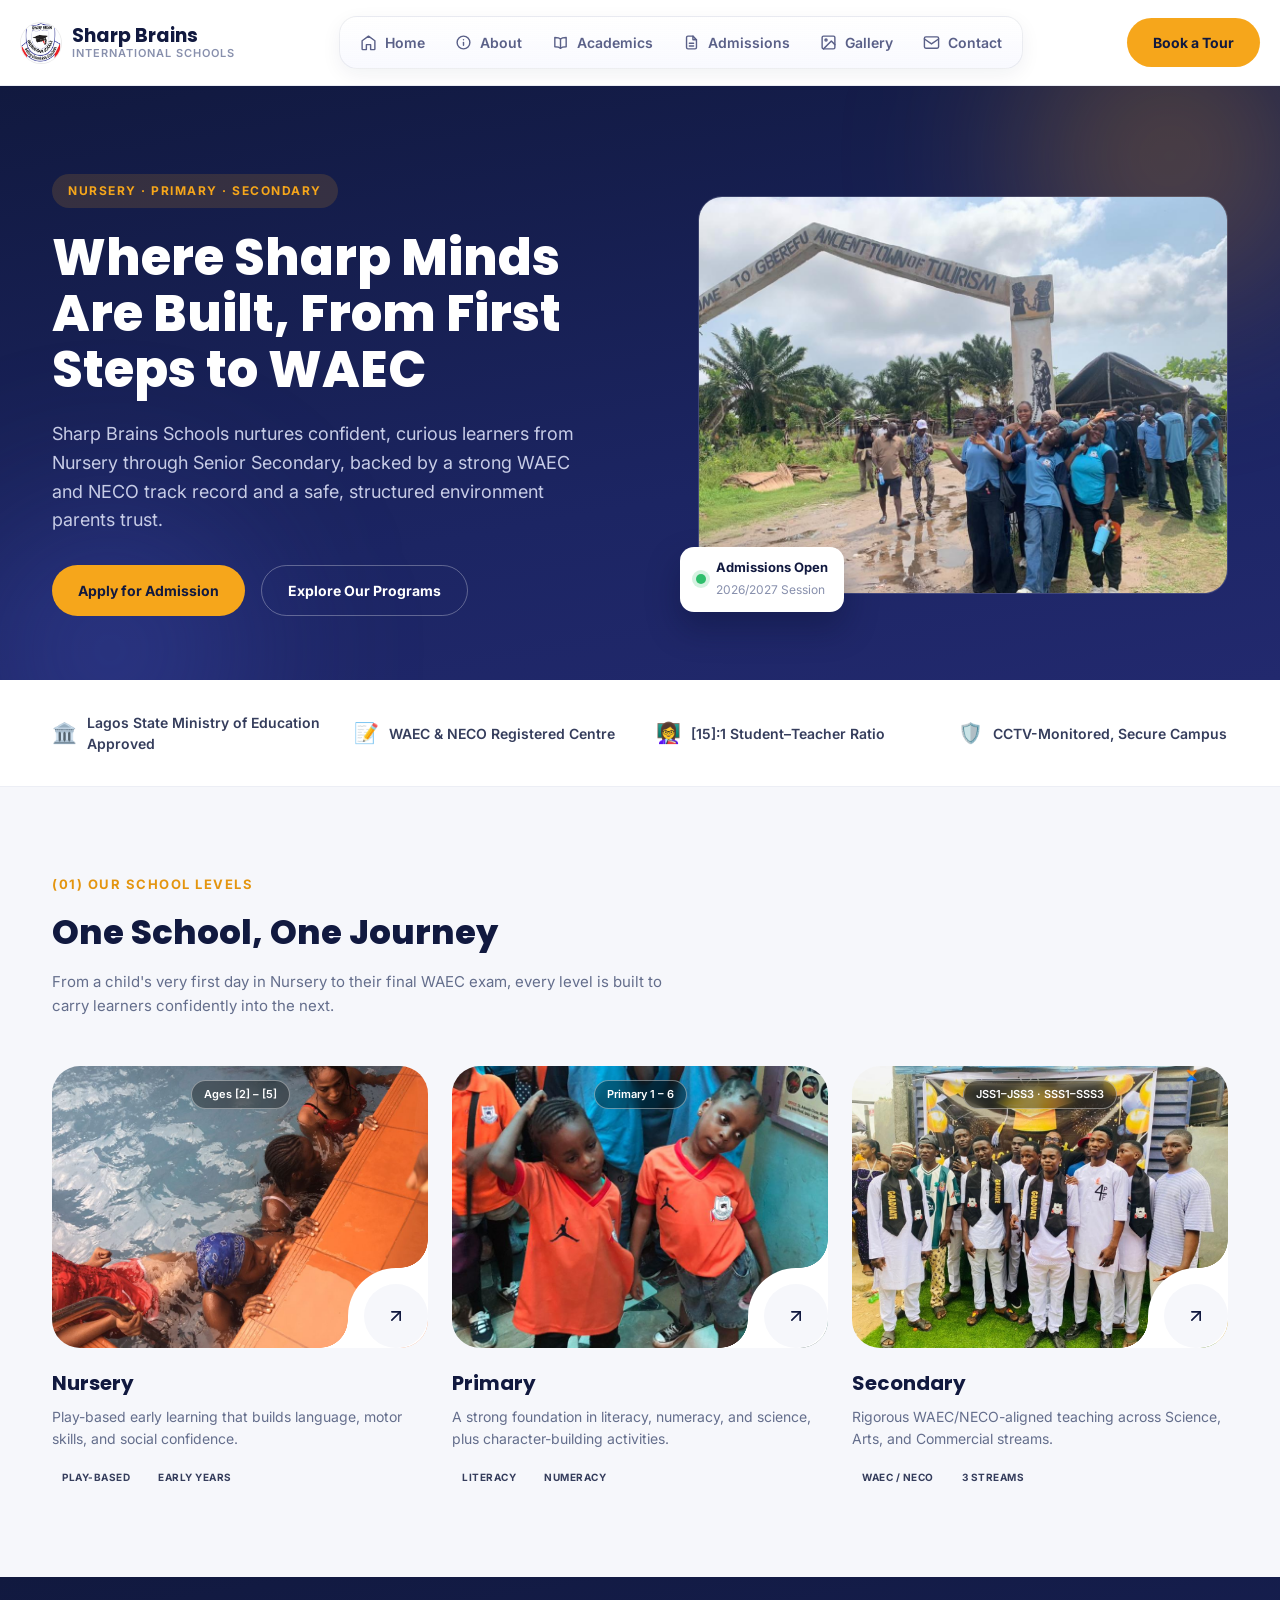
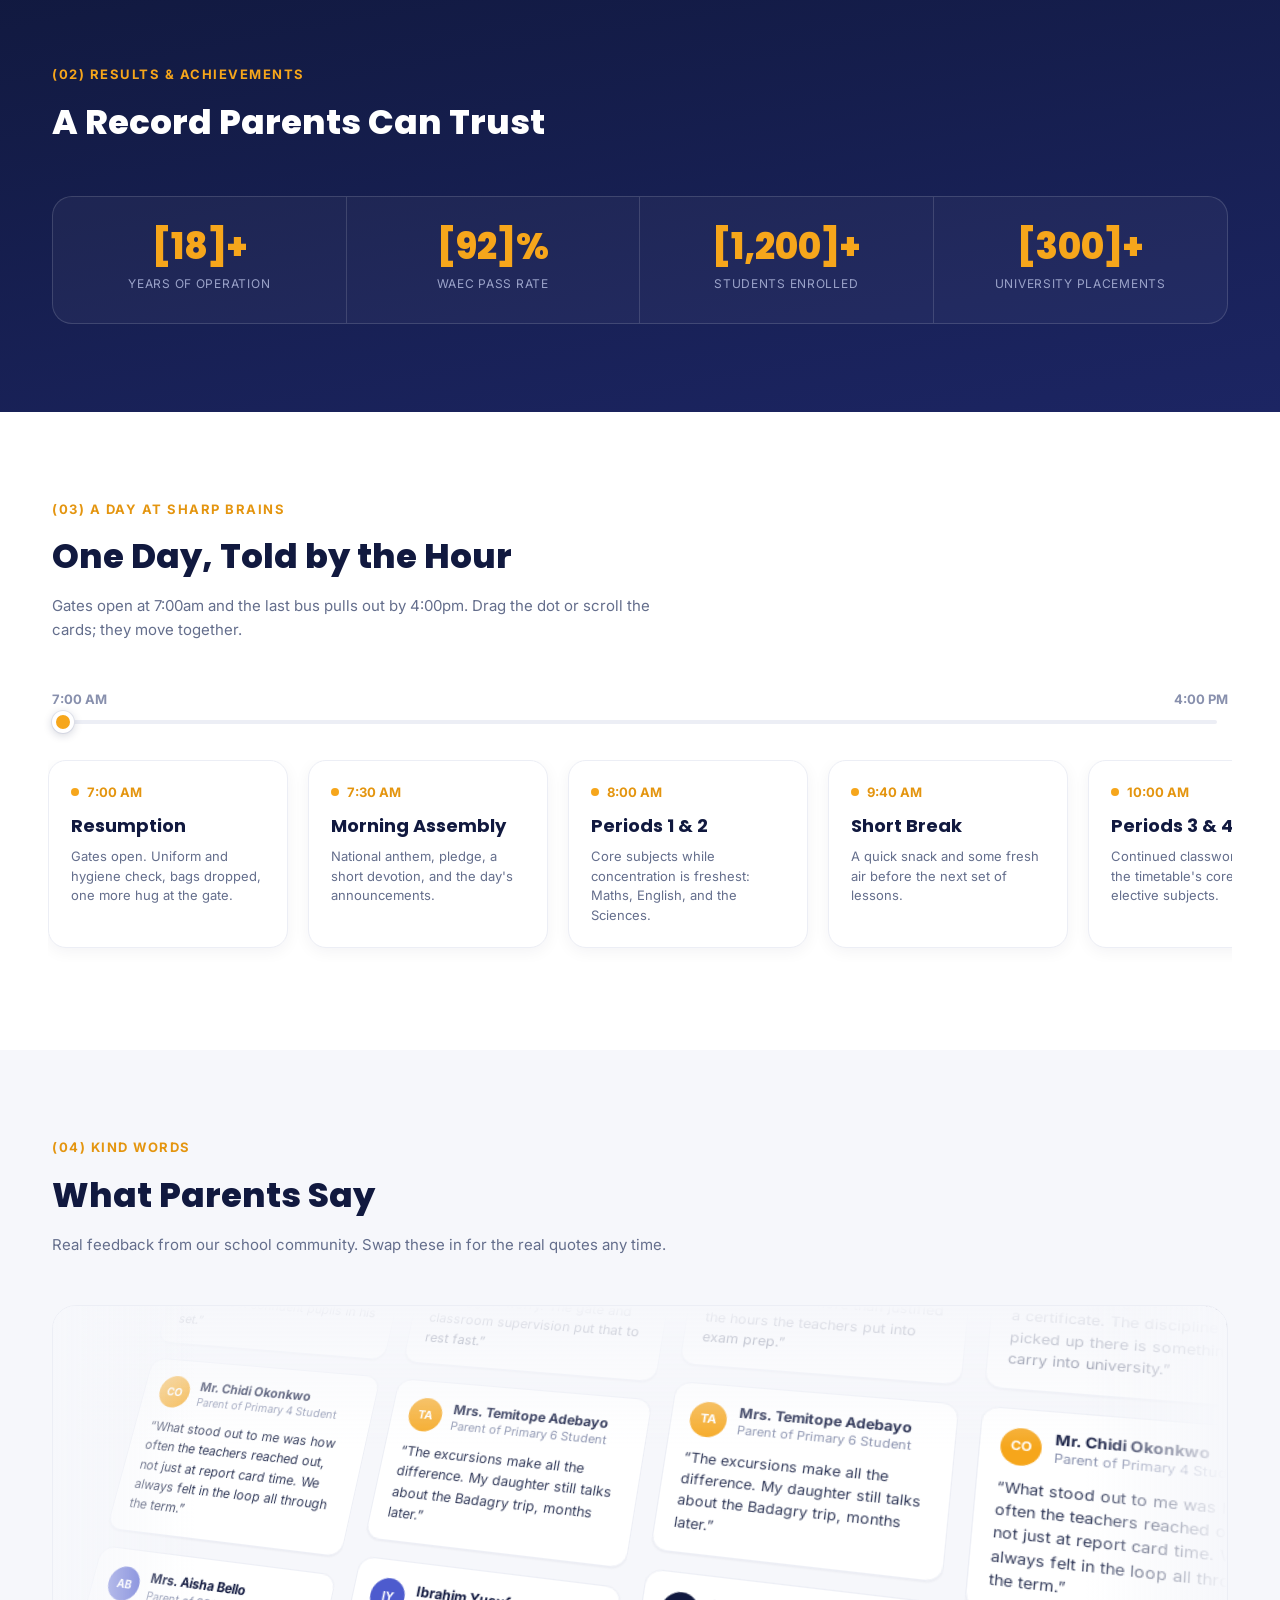
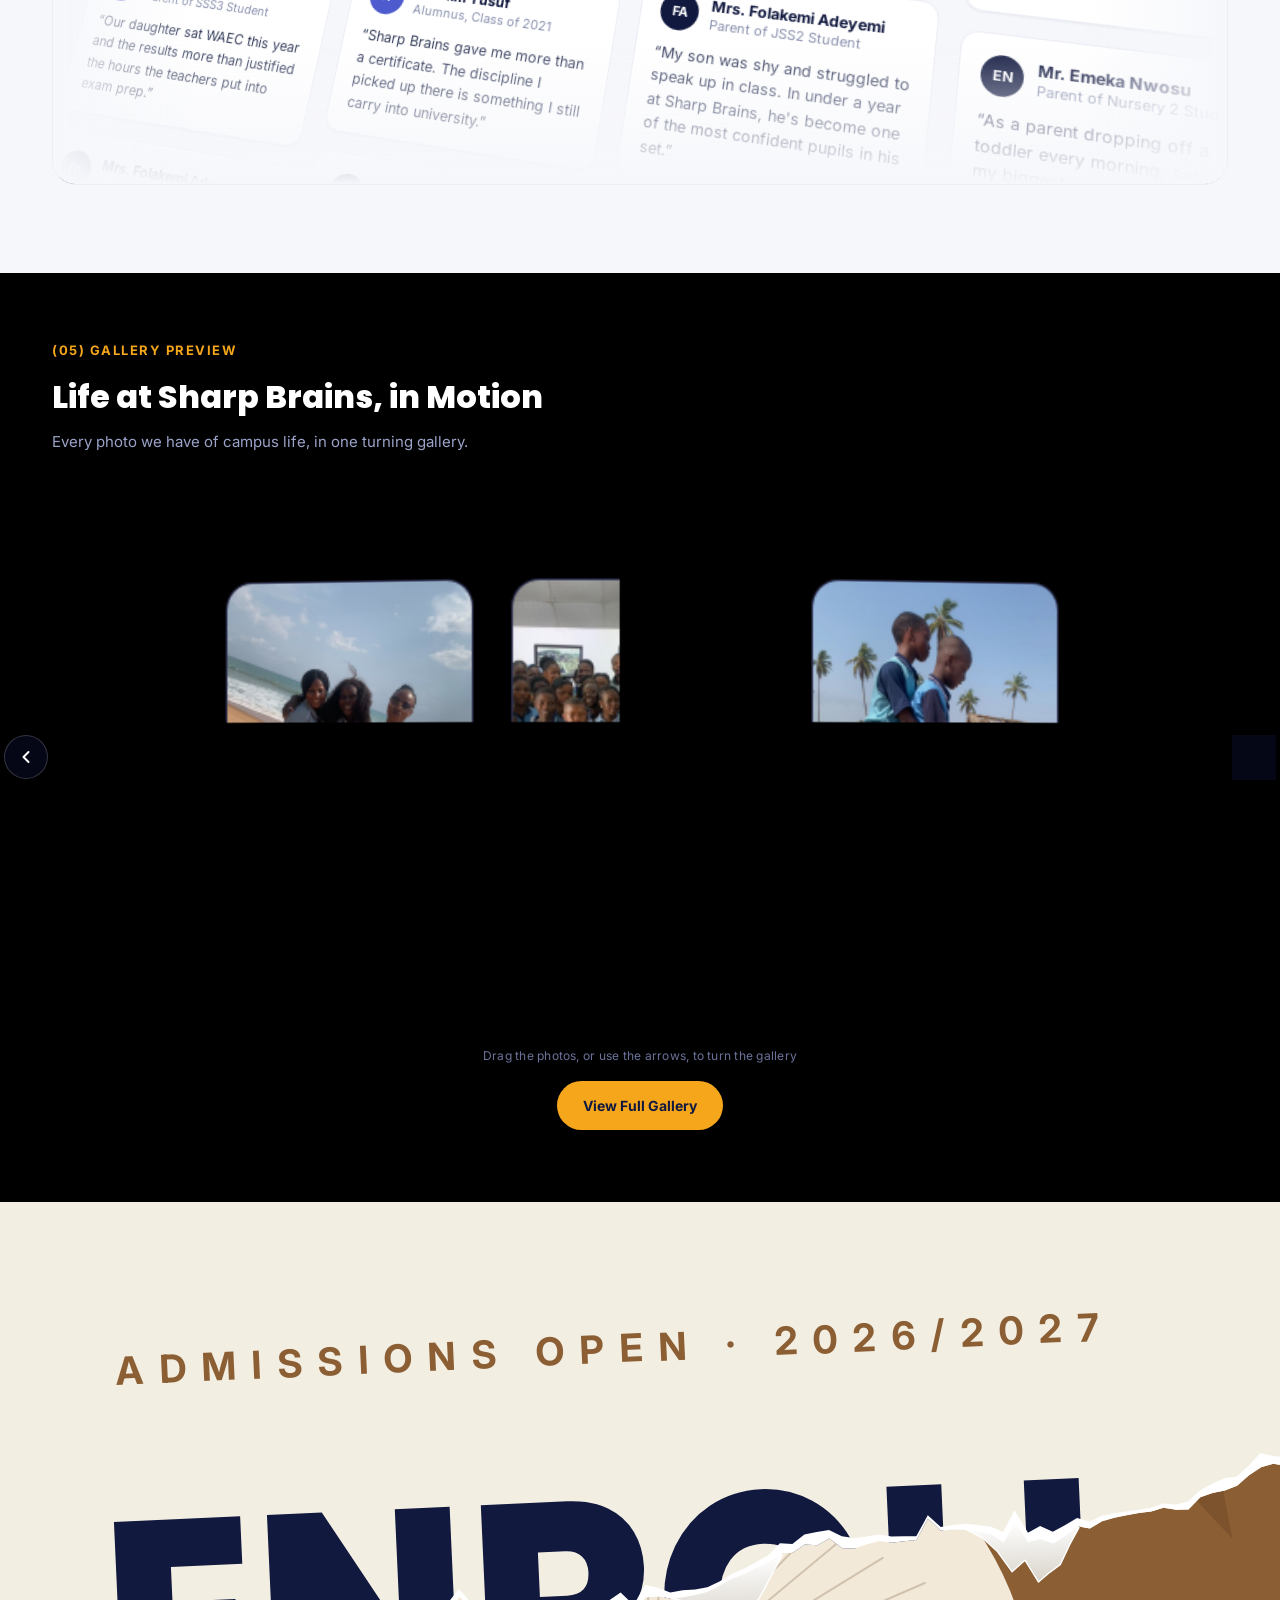
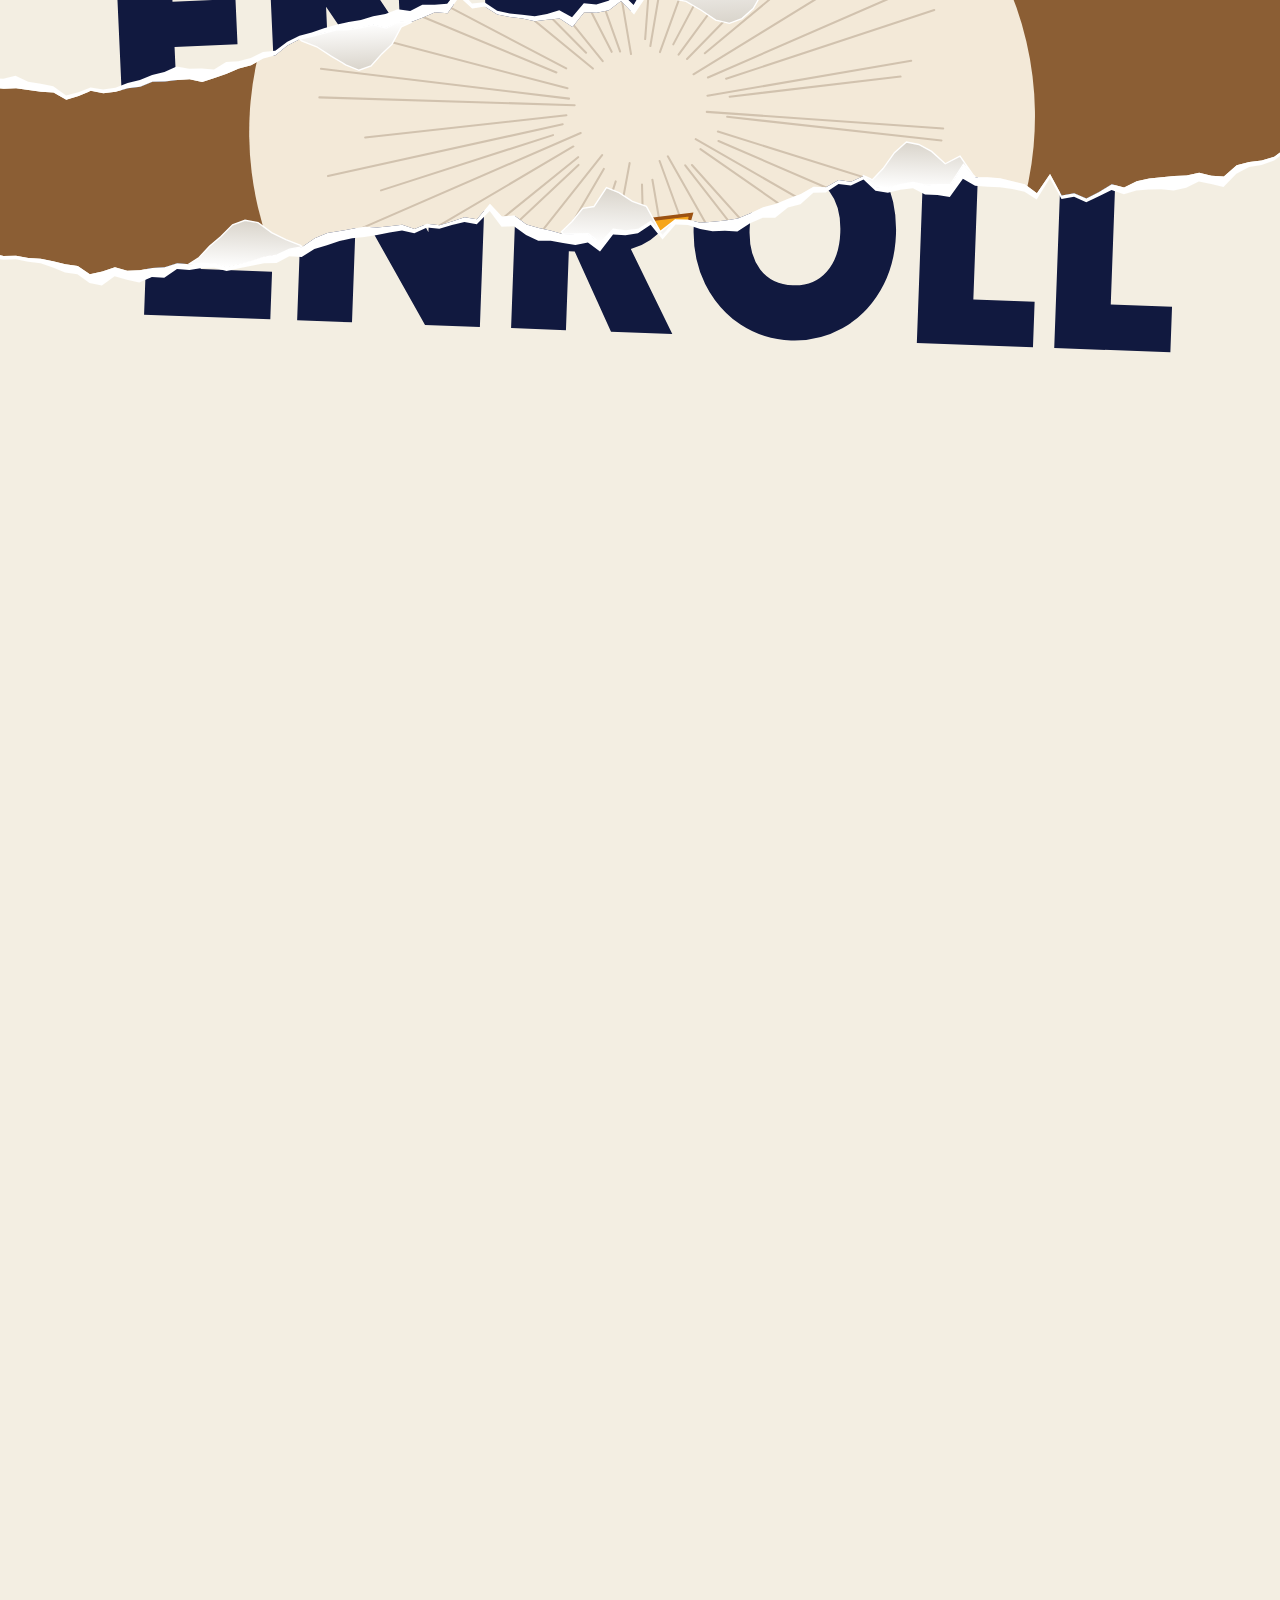
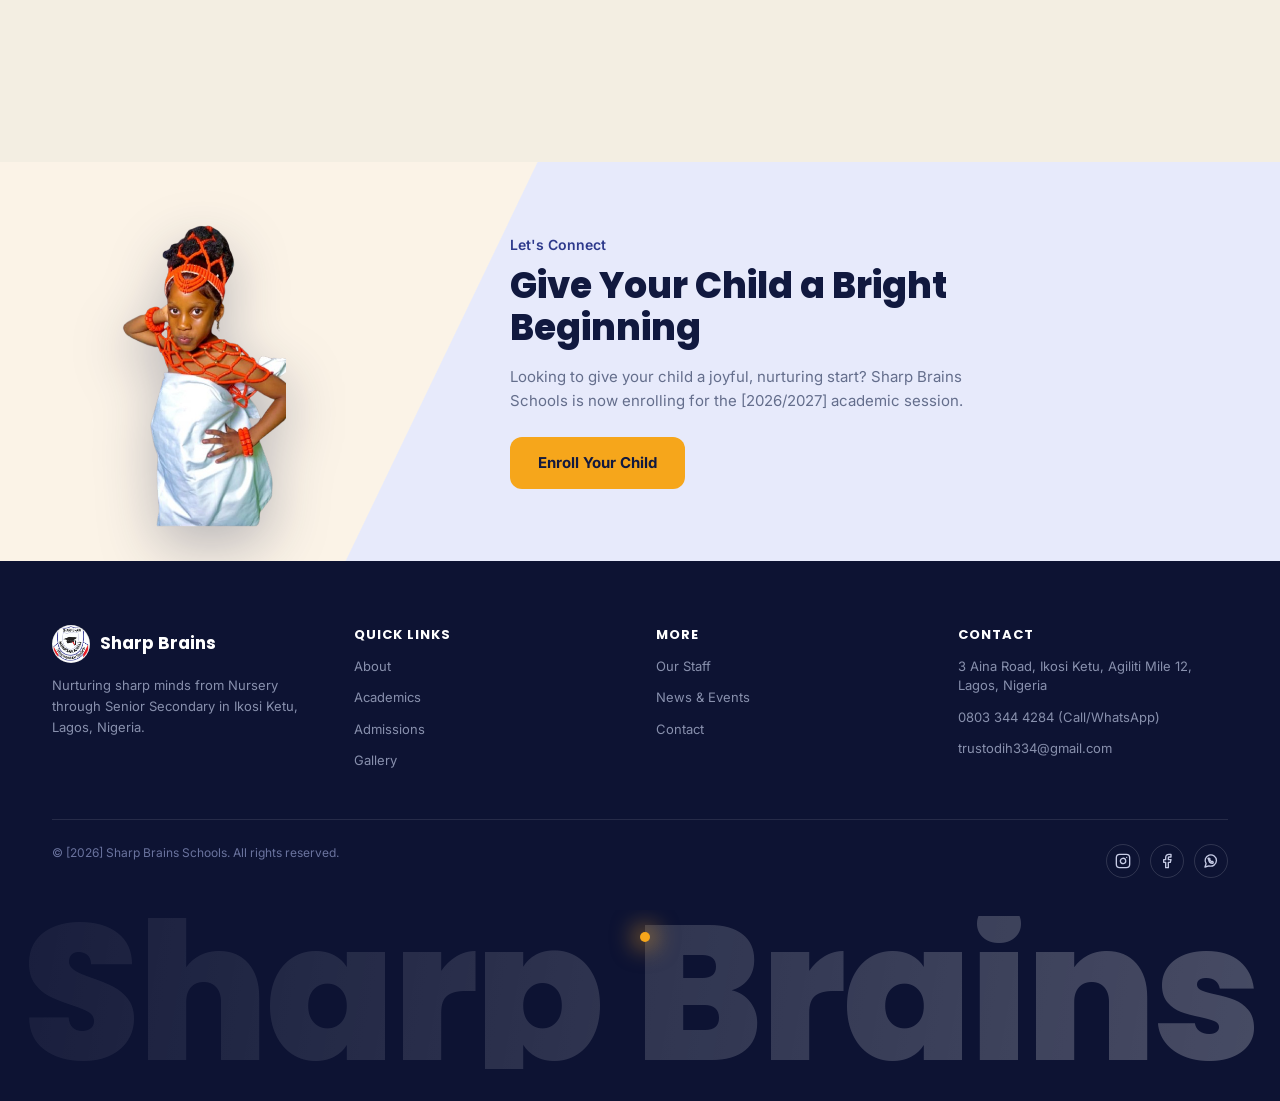
<file: index.html>
<!doctype html>
<html lang="en">
<head>
<meta charset="utf-8">
<meta name="viewport" content="width=device-width, initial-scale=1">
<title>Home | Sharp Brains Schools</title>
<meta name="description" content="Sharp Brains Schools — Nursery, Primary & Secondary education in Nigeria.">
<link rel="preconnect" href="https://fonts.googleapis.com">
<link rel="stylesheet" href="https://fonts.googleapis.com/css2?family=Poppins:wght@600;700;800&family=Inter:wght@400;500;600;700&display=swap">
<link rel="stylesheet" href="assets/styles.css">
</head>
<body>
<header class="site-header">
  <div class="container nav-row">
    <a href="index.html" class="brand">
      <img src="assets/logo.jpg" alt="Sharp Brain International Schools logo" class="brand-mark">
      <div class="brand-text">
        <span class="name">Sharp Brains</span>
        <span class="sub">INTERNATIONAL SCHOOLS</span>
      </div>
    </a>
    <button class="nav-toggle" aria-label="Toggle menu">&#9776;</button>
    <nav class="nav-links glow-nav">
        <a href="index.html" class="glow-link" style="--glow:radial-gradient(circle, #3B82F633 0%, #3B82F614 50%, transparent 100%);--accent:#3B82F6;"><svg class="nav-icon" viewBox="0 0 24 24" fill="none" stroke="currentColor" stroke-width="2" stroke-linecap="round" stroke-linejoin="round"><path d="M3 9.5 12 3l9 6.5V21a1 1 0 0 1-1 1h-5v-7H9v7H4a1 1 0 0 1-1-1V9.5Z"/></svg><span>Home</span></a>
        <a href="about.html" class="glow-link" style="--glow:radial-gradient(circle, #F9731633 0%, #F9731614 50%, transparent 100%);--accent:#F97316;"><svg class="nav-icon" viewBox="0 0 24 24" fill="none" stroke="currentColor" stroke-width="2" stroke-linecap="round" stroke-linejoin="round"><circle cx="12" cy="12" r="9"/><path d="M12 16v-4"/><path d="M12 8h.01"/></svg><span>About</span></a>
        <a href="academics.html" class="glow-link" style="--glow:radial-gradient(circle, #22C55E33 0%, #22C55E14 50%, transparent 100%);--accent:#22C55E;"><svg class="nav-icon" viewBox="0 0 24 24" fill="none" stroke="currentColor" stroke-width="2" stroke-linecap="round" stroke-linejoin="round"><path d="M12 7c-2-2-5-2-8-2v13c3 0 6 0 8 2 2-2 5-2 8-2V5c-3 0-6 0-8 2Z"/><path d="M12 7v13"/></svg><span>Academics</span></a>
        <a href="admissions.html" class="glow-link" style="--glow:radial-gradient(circle, #EF444433 0%, #EF444414 50%, transparent 100%);--accent:#EF4444;"><svg class="nav-icon" viewBox="0 0 24 24" fill="none" stroke="currentColor" stroke-width="2" stroke-linecap="round" stroke-linejoin="round"><path d="M14 3H7a2 2 0 0 0-2 2v14a2 2 0 0 0 2 2h10a2 2 0 0 0 2-2V8l-5-5Z"/><path d="M14 3v5h5"/><path d="M9 13h6"/><path d="M9 17h6"/></svg><span>Admissions</span></a>
        <a href="gallery.html" class="glow-link" style="--glow:radial-gradient(circle, #8B5CF633 0%, #8B5CF614 50%, transparent 100%);--accent:#8B5CF6;"><svg class="nav-icon" viewBox="0 0 24 24" fill="none" stroke="currentColor" stroke-width="2" stroke-linecap="round" stroke-linejoin="round"><rect x="3" y="3" width="18" height="18" rx="2"/><circle cx="8.5" cy="8.5" r="1.5"/><path d="m21 15-5-5L5 21"/></svg><span>Gallery</span></a>
        <a href="contact.html" class="glow-link" style="--glow:radial-gradient(circle, #06B6D433 0%, #06B6D414 50%, transparent 100%);--accent:#06B6D4;"><svg class="nav-icon" viewBox="0 0 24 24" fill="none" stroke="currentColor" stroke-width="2" stroke-linecap="round" stroke-linejoin="round"><rect x="2" y="4" width="20" height="16" rx="2"/><path d="m2 7 10 7 10-7"/></svg><span>Contact</span></a>
    </nav>
    <a href="admissions.html" class="btn btn-amber">Book a Tour</a>
  </div>
</header>

<section class="hero">
  <div class="hero-aura hero-aura-a"></div>
  <div class="hero-aura hero-aura-b"></div>
  <div class="container hero-flex">
    <div class="hero-copy">
      <span class="eyebrow hero-in" style="--d:0s">NURSERY &middot; PRIMARY &middot; SECONDARY</span>
      <h1 class="hero-in" style="--d:0.08s;font-size:50px;font-weight:800;line-height:1.12;color:#fff;">Where Sharp Minds Are Built, From First Steps to WAEC</h1>
      <p class="hero-in" style="--d:0.16s;font-size:18px;line-height:1.6;color:#C7CCE6;max-width:540px;">Sharp Brains Schools nurtures confident, curious learners from Nursery through Senior Secondary, backed by a strong WAEC and NECO track record and a safe, structured environment parents trust.</p>
      <div class="hero-in" style="--d:0.24s;display:flex;gap:16px;flex-wrap:wrap;padding-top:8px;">
        <a href="admissions.html" class="btn btn-amber">Apply for Admission</a>
        <a href="academics.html" class="btn btn-outline-light">Explore Our Programs</a>
      </div>
    </div>
    <div class="hero-art hero-fade-in" style="--d:0.2s;" data-tilt data-tilt-max="8">
      <img src="assets/gallery/trip-03-badagry-gate.jpg" alt="Sharp Brains students on an educational excursion" style="width:100%;aspect-ratio:4/3;object-fit:cover;border-radius:24px;border:1px solid rgba(255,255,255,0.15);">
      <div class="hero-badge">
        <span class="hero-badge-dot"></span>
        <div>
          <strong>Admissions Open</strong>
          <span>2026/2027 Session</span>
        </div>
      </div>
    </div>
  </div>
</section>

<section style="background:#fff;border-bottom:1px solid var(--border);">
  <div class="container" style="padding:32px;display:flex;flex-wrap:wrap;gap:32px;justify-content:space-between;">
    <div style="display:flex;align-items:center;gap:10px;flex:1 1 200px;"><span style="font-size:20px;">&#127963;&#65039;</span><span style="font-weight:600;font-size:14px;color:#353D5C;">Lagos State Ministry of Education Approved</span></div>
    <div style="display:flex;align-items:center;gap:10px;flex:1 1 200px;"><span style="font-size:20px;">&#128221;</span><span style="font-weight:600;font-size:14px;color:#353D5C;">WAEC &amp; NECO Registered Centre</span></div>
    <div style="display:flex;align-items:center;gap:10px;flex:1 1 200px;"><span style="font-size:20px;">&#128105;&#8205;&#127979;</span><span style="font-weight:600;font-size:14px;color:#353D5C;">[15]:1 Student&ndash;Teacher Ratio</span></div>
    <div style="display:flex;align-items:center;gap:10px;flex:1 1 200px;"><span style="font-size:20px;">&#128737;&#65039;</span><span style="font-weight:600;font-size:14px;color:#353D5C;">CCTV-Monitored, Secure Campus</span></div>
  </div>
</section>

<section class="section section-alt">
  <div class="container">
    <div class="section-head">
      <span class="eyebrow-dark">(01) OUR SCHOOL LEVELS</span>
      <h2>One School, One Journey</h2>
      <p class="muted">From a child's very first day in Nursery to their final WAEC exam, every level is built to carry learners confidently into the next.</p>
    </div>
    <div class="grid grid-3">
      <a href="academics.html" class="notch-card" data-tilt>
        <div class="notch-cover">
          <img src="assets/gallery/sports-01-pool.jpg" alt="Sharp Brains Nursery pupils at play">
          <div class="notch-badge"><span>Ages [2] &ndash; [5]</span></div>
          <div class="notch-cut"></div>
          <div class="notch-fillet a"></div>
          <div class="notch-fillet b"></div>
          <span class="notch-arrow"><svg class="nav-icon" viewBox="0 0 24 24" fill="none" stroke="currentColor" stroke-width="2" stroke-linecap="round" stroke-linejoin="round"><path d="M7 17 17 7"/><path d="M7 7h10v10"/></svg></span>
        </div>
        <h3>Nursery</h3>
        <p class="muted notch-desc">Play-based early learning that builds language, motor skills, and social confidence.</p>
        <div class="notch-tags"><span class="notch-tag">Play-Based</span><span class="notch-tag">Early Years</span></div>
      </a>
      <a href="academics.html" class="notch-card" data-tilt>
        <div class="notch-cover">
          <img src="assets/gallery/trip-07-indoor-group.jpg" alt="Sharp Brains Primary pupils on an excursion">
          <div class="notch-badge"><span>Primary 1 &ndash; 6</span></div>
          <div class="notch-cut"></div>
          <div class="notch-fillet a"></div>
          <div class="notch-fillet b"></div>
          <span class="notch-arrow"><svg class="nav-icon" viewBox="0 0 24 24" fill="none" stroke="currentColor" stroke-width="2" stroke-linecap="round" stroke-linejoin="round"><path d="M7 17 17 7"/><path d="M7 7h10v10"/></svg></span>
        </div>
        <h3>Primary</h3>
        <p class="muted notch-desc">A strong foundation in literacy, numeracy, and science, plus character-building activities.</p>
        <div class="notch-tags"><span class="notch-tag">Literacy</span><span class="notch-tag">Numeracy</span></div>
      </a>
      <a href="academics.html" class="notch-card" data-tilt>
        <div class="notch-cover">
          <img src="assets/gallery/grad-03-boys-group.jpg" alt="Sharp Brains Secondary students">
          <div class="notch-badge"><span>JSS1&ndash;JSS3 &middot; SSS1&ndash;SSS3</span></div>
          <div class="notch-cut"></div>
          <div class="notch-fillet a"></div>
          <div class="notch-fillet b"></div>
          <span class="notch-arrow"><svg class="nav-icon" viewBox="0 0 24 24" fill="none" stroke="currentColor" stroke-width="2" stroke-linecap="round" stroke-linejoin="round"><path d="M7 17 17 7"/><path d="M7 7h10v10"/></svg></span>
        </div>
        <h3>Secondary</h3>
        <p class="muted notch-desc">Rigorous WAEC/NECO-aligned teaching across Science, Arts, and Commercial streams.</p>
        <div class="notch-tags"><span class="notch-tag">WAEC / NECO</span><span class="notch-tag">3 Streams</span></div>
      </a>
    </div>
  </div>
</section>

<section class="section section-dark">
  <div class="container">
    <div class="section-head">
      <span class="eyebrow-dark" style="color:var(--amber);">(02) RESULTS &amp; ACHIEVEMENTS</span>
      <h2>A Record Parents Can Trust</h2>
    </div>
    <div class="stat-band">
      <div class="stat-band-item"><span class="num">[18]+</span><span class="label">Years of Operation</span></div>
      <div class="stat-band-item"><span class="num">[92]%</span><span class="label">WAEC Pass Rate</span></div>
      <div class="stat-band-item"><span class="num">[1,200]+</span><span class="label">Students Enrolled</span></div>
      <div class="stat-band-item"><span class="num">[300]+</span><span class="label">University Placements</span></div>
    </div>
  </div>
</section>

<section class="section day-section">
  <div class="container">
    <div class="section-head">
      <span class="eyebrow-dark">(03) A DAY AT SHARP BRAINS</span>
      <h2>One Day, Told by the Hour</h2>
      <p class="muted">Gates open at 7:00am and the last bus pulls out by 4:00pm. Drag the dot or scroll the cards; they move together.</p>
    </div>
    <div class="day-timeline">
      <div class="day-timeline-labels"><span>7:00 AM</span><span>4:00 PM</span></div>
      <div class="day-track">
        <div class="day-track-fill"></div>
        <div class="day-scrubber"></div>
      </div>
      <div class="day-cards">
        <div class="day-card">
          <span class="day-card-time"><span class="dot"></span>7:00 AM</span>
          <h3>Resumption</h3>
          <p>Gates open. Uniform and hygiene check, bags dropped, one more hug at the gate.</p>
        </div>
        <div class="day-card">
          <span class="day-card-time"><span class="dot"></span>7:30 AM</span>
          <h3>Morning Assembly</h3>
          <p>National anthem, pledge, a short devotion, and the day's announcements.</p>
        </div>
        <div class="day-card">
          <span class="day-card-time"><span class="dot"></span>8:00 AM</span>
          <h3>Periods 1 &amp; 2</h3>
          <p>Core subjects while concentration is freshest: Maths, English, and the Sciences.</p>
        </div>
        <div class="day-card">
          <span class="day-card-time"><span class="dot"></span>9:40 AM</span>
          <h3>Short Break</h3>
          <p>A quick snack and some fresh air before the next set of lessons.</p>
        </div>
        <div class="day-card">
          <span class="day-card-time"><span class="dot"></span>10:00 AM</span>
          <h3>Periods 3 &amp; 4</h3>
          <p>Continued classwork across the timetable's core and elective subjects.</p>
        </div>
        <div class="day-card">
          <span class="day-card-time"><span class="dot"></span>12:00 PM</span>
          <h3>Lunch Break</h3>
          <p>A proper meal, then free play and catching up with friends in the yard.</p>
        </div>
        <div class="day-card">
          <span class="day-card-time"><span class="dot"></span>12:40 PM</span>
          <h3>Periods 5 &amp; 6</h3>
          <p>Afternoon lessons, practicals, and class exercises.</p>
        </div>
        <div class="day-card">
          <span class="day-card-time"><span class="dot"></span>2:00 PM</span>
          <h3>Clubs &amp; Activities</h3>
          <p>Sports, clubs, music, and other extracurricular activities.</p>
        </div>
        <div class="day-card">
          <span class="day-card-time"><span class="dot"></span>2:45 PM</span>
          <h3>Closing Assembly</h3>
          <p>A recap of the day, homework noted down, dismissal by class level.</p>
        </div>
        <div class="day-card">
          <span class="day-card-time"><span class="dot"></span>3:00 PM</span>
          <h3>Closing &amp; Pick-up</h3>
          <p>Buses load up, gates open for pick-up, with aftercare available on request.</p>
        </div>
      </div>
    </div>
  </div>
</section>

<section class="section section-alt">
  <div class="container">
    <div class="section-head">
      <span class="eyebrow-dark">(04) KIND WORDS</span>
      <h2>What Parents Say</h2>
      <p class="muted">Real feedback from our school community. Swap these in for the real quotes any time.</p>
    </div>
  </div>
  <div class="container">
    <div class="testi-3d-wrap">
      <div class="testi-3d-stage">
        <div class="testi-3d-col">
      <div class="testi-3d-track testi-3d-up" style="animation-duration:26s;">
        <div class="testi-mini-card">
          <div class="testi-mini-head">
            <span class="testi-mini-avatar" style="background:var(--navy);">FA</span>
            <div><p class="testi-mini-name">Mrs. Folakemi Adeyemi</p><p class="testi-mini-role">Parent of JSS2 Student</p></div>
          </div>
          <p class="testi-mini-text">&ldquo;My son was shy and struggled to speak up in class. In under a year at Sharp Brains, he's become one of the most confident pupils in his set.&rdquo;</p>
        </div>
        <div class="testi-mini-card">
          <div class="testi-mini-head">
            <span class="testi-mini-avatar" style="background:var(--amber);">CO</span>
            <div><p class="testi-mini-name">Mr. Chidi Okonkwo</p><p class="testi-mini-role">Parent of Primary 4 Student</p></div>
          </div>
          <p class="testi-mini-text">&ldquo;What stood out to me was how often the teachers reached out, not just at report card time. We always felt in the loop all through the term.&rdquo;</p>
        </div>
        <div class="testi-mini-card">
          <div class="testi-mini-head">
            <span class="testi-mini-avatar" style="background:#4D5BCE;">AB</span>
            <div><p class="testi-mini-name">Mrs. Aisha Bello</p><p class="testi-mini-role">Parent of SSS3 Student</p></div>
          </div>
          <p class="testi-mini-text">&ldquo;Our daughter sat WAEC this year and the results more than justified the hours the teachers put into exam prep.&rdquo;</p>
        </div>
        <div class="testi-mini-card">
          <div class="testi-mini-head">
            <span class="testi-mini-avatar" style="background:var(--navy);">FA</span>
            <div><p class="testi-mini-name">Mrs. Folakemi Adeyemi</p><p class="testi-mini-role">Parent of JSS2 Student</p></div>
          </div>
          <p class="testi-mini-text">&ldquo;My son was shy and struggled to speak up in class. In under a year at Sharp Brains, he's become one of the most confident pupils in his set.&rdquo;</p>
        </div>
        <div class="testi-mini-card">
          <div class="testi-mini-head">
            <span class="testi-mini-avatar" style="background:var(--amber);">CO</span>
            <div><p class="testi-mini-name">Mr. Chidi Okonkwo</p><p class="testi-mini-role">Parent of Primary 4 Student</p></div>
          </div>
          <p class="testi-mini-text">&ldquo;What stood out to me was how often the teachers reached out, not just at report card time. We always felt in the loop all through the term.&rdquo;</p>
        </div>
        <div class="testi-mini-card">
          <div class="testi-mini-head">
            <span class="testi-mini-avatar" style="background:#4D5BCE;">AB</span>
            <div><p class="testi-mini-name">Mrs. Aisha Bello</p><p class="testi-mini-role">Parent of SSS3 Student</p></div>
          </div>
          <p class="testi-mini-text">&ldquo;Our daughter sat WAEC this year and the results more than justified the hours the teachers put into exam prep.&rdquo;</p>
        </div>
      </div>
    </div>
        <div class="testi-3d-col">
      <div class="testi-3d-track testi-3d-down" style="animation-duration:30s;">
        <div class="testi-mini-card">
          <div class="testi-mini-head">
            <span class="testi-mini-avatar" style="background:var(--navy);">EN</span>
            <div><p class="testi-mini-name">Mr. Emeka Nwosu</p><p class="testi-mini-role">Parent of Nursery 2 Student</p></div>
          </div>
          <p class="testi-mini-text">&ldquo;As a parent dropping off a toddler every morning, safety was my biggest worry. The gate and classroom supervision put that to rest fast.&rdquo;</p>
        </div>
        <div class="testi-mini-card">
          <div class="testi-mini-head">
            <span class="testi-mini-avatar" style="background:var(--amber);">TA</span>
            <div><p class="testi-mini-name">Mrs. Temitope Adebayo</p><p class="testi-mini-role">Parent of Primary 6 Student</p></div>
          </div>
          <p class="testi-mini-text">&ldquo;The excursions make all the difference. My daughter still talks about the Badagry trip, months later.&rdquo;</p>
        </div>
        <div class="testi-mini-card">
          <div class="testi-mini-head">
            <span class="testi-mini-avatar" style="background:#4D5BCE;">IY</span>
            <div><p class="testi-mini-name">Ibrahim Yusuf</p><p class="testi-mini-role">Alumnus, Class of 2021</p></div>
          </div>
          <p class="testi-mini-text">&ldquo;Sharp Brains gave me more than a certificate. The discipline I picked up there is something I still carry into university.&rdquo;</p>
        </div>
        <div class="testi-mini-card">
          <div class="testi-mini-head">
            <span class="testi-mini-avatar" style="background:var(--navy);">EN</span>
            <div><p class="testi-mini-name">Mr. Emeka Nwosu</p><p class="testi-mini-role">Parent of Nursery 2 Student</p></div>
          </div>
          <p class="testi-mini-text">&ldquo;As a parent dropping off a toddler every morning, safety was my biggest worry. The gate and classroom supervision put that to rest fast.&rdquo;</p>
        </div>
        <div class="testi-mini-card">
          <div class="testi-mini-head">
            <span class="testi-mini-avatar" style="background:var(--amber);">TA</span>
            <div><p class="testi-mini-name">Mrs. Temitope Adebayo</p><p class="testi-mini-role">Parent of Primary 6 Student</p></div>
          </div>
          <p class="testi-mini-text">&ldquo;The excursions make all the difference. My daughter still talks about the Badagry trip, months later.&rdquo;</p>
        </div>
        <div class="testi-mini-card">
          <div class="testi-mini-head">
            <span class="testi-mini-avatar" style="background:#4D5BCE;">IY</span>
            <div><p class="testi-mini-name">Ibrahim Yusuf</p><p class="testi-mini-role">Alumnus, Class of 2021</p></div>
          </div>
          <p class="testi-mini-text">&ldquo;Sharp Brains gave me more than a certificate. The discipline I picked up there is something I still carry into university.&rdquo;</p>
        </div>
      </div>
    </div>
        <div class="testi-3d-col">
      <div class="testi-3d-track testi-3d-up" style="animation-duration:23s;">
        <div class="testi-mini-card">
          <div class="testi-mini-head">
            <span class="testi-mini-avatar" style="background:#4D5BCE;">AB</span>
            <div><p class="testi-mini-name">Mrs. Aisha Bello</p><p class="testi-mini-role">Parent of SSS3 Student</p></div>
          </div>
          <p class="testi-mini-text">&ldquo;Our daughter sat WAEC this year and the results more than justified the hours the teachers put into exam prep.&rdquo;</p>
        </div>
        <div class="testi-mini-card">
          <div class="testi-mini-head">
            <span class="testi-mini-avatar" style="background:var(--amber);">TA</span>
            <div><p class="testi-mini-name">Mrs. Temitope Adebayo</p><p class="testi-mini-role">Parent of Primary 6 Student</p></div>
          </div>
          <p class="testi-mini-text">&ldquo;The excursions make all the difference. My daughter still talks about the Badagry trip, months later.&rdquo;</p>
        </div>
        <div class="testi-mini-card">
          <div class="testi-mini-head">
            <span class="testi-mini-avatar" style="background:var(--navy);">FA</span>
            <div><p class="testi-mini-name">Mrs. Folakemi Adeyemi</p><p class="testi-mini-role">Parent of JSS2 Student</p></div>
          </div>
          <p class="testi-mini-text">&ldquo;My son was shy and struggled to speak up in class. In under a year at Sharp Brains, he's become one of the most confident pupils in his set.&rdquo;</p>
        </div>
        <div class="testi-mini-card">
          <div class="testi-mini-head">
            <span class="testi-mini-avatar" style="background:#4D5BCE;">AB</span>
            <div><p class="testi-mini-name">Mrs. Aisha Bello</p><p class="testi-mini-role">Parent of SSS3 Student</p></div>
          </div>
          <p class="testi-mini-text">&ldquo;Our daughter sat WAEC this year and the results more than justified the hours the teachers put into exam prep.&rdquo;</p>
        </div>
        <div class="testi-mini-card">
          <div class="testi-mini-head">
            <span class="testi-mini-avatar" style="background:var(--amber);">TA</span>
            <div><p class="testi-mini-name">Mrs. Temitope Adebayo</p><p class="testi-mini-role">Parent of Primary 6 Student</p></div>
          </div>
          <p class="testi-mini-text">&ldquo;The excursions make all the difference. My daughter still talks about the Badagry trip, months later.&rdquo;</p>
        </div>
        <div class="testi-mini-card">
          <div class="testi-mini-head">
            <span class="testi-mini-avatar" style="background:var(--navy);">FA</span>
            <div><p class="testi-mini-name">Mrs. Folakemi Adeyemi</p><p class="testi-mini-role">Parent of JSS2 Student</p></div>
          </div>
          <p class="testi-mini-text">&ldquo;My son was shy and struggled to speak up in class. In under a year at Sharp Brains, he's become one of the most confident pupils in his set.&rdquo;</p>
        </div>
      </div>
    </div>
        <div class="testi-3d-col">
      <div class="testi-3d-track testi-3d-down" style="animation-duration:28s;">
        <div class="testi-mini-card">
          <div class="testi-mini-head">
            <span class="testi-mini-avatar" style="background:#4D5BCE;">IY</span>
            <div><p class="testi-mini-name">Ibrahim Yusuf</p><p class="testi-mini-role">Alumnus, Class of 2021</p></div>
          </div>
          <p class="testi-mini-text">&ldquo;Sharp Brains gave me more than a certificate. The discipline I picked up there is something I still carry into university.&rdquo;</p>
        </div>
        <div class="testi-mini-card">
          <div class="testi-mini-head">
            <span class="testi-mini-avatar" style="background:var(--amber);">CO</span>
            <div><p class="testi-mini-name">Mr. Chidi Okonkwo</p><p class="testi-mini-role">Parent of Primary 4 Student</p></div>
          </div>
          <p class="testi-mini-text">&ldquo;What stood out to me was how often the teachers reached out, not just at report card time. We always felt in the loop all through the term.&rdquo;</p>
        </div>
        <div class="testi-mini-card">
          <div class="testi-mini-head">
            <span class="testi-mini-avatar" style="background:var(--navy);">EN</span>
            <div><p class="testi-mini-name">Mr. Emeka Nwosu</p><p class="testi-mini-role">Parent of Nursery 2 Student</p></div>
          </div>
          <p class="testi-mini-text">&ldquo;As a parent dropping off a toddler every morning, safety was my biggest worry. The gate and classroom supervision put that to rest fast.&rdquo;</p>
        </div>
        <div class="testi-mini-card">
          <div class="testi-mini-head">
            <span class="testi-mini-avatar" style="background:#4D5BCE;">IY</span>
            <div><p class="testi-mini-name">Ibrahim Yusuf</p><p class="testi-mini-role">Alumnus, Class of 2021</p></div>
          </div>
          <p class="testi-mini-text">&ldquo;Sharp Brains gave me more than a certificate. The discipline I picked up there is something I still carry into university.&rdquo;</p>
        </div>
        <div class="testi-mini-card">
          <div class="testi-mini-head">
            <span class="testi-mini-avatar" style="background:var(--amber);">CO</span>
            <div><p class="testi-mini-name">Mr. Chidi Okonkwo</p><p class="testi-mini-role">Parent of Primary 4 Student</p></div>
          </div>
          <p class="testi-mini-text">&ldquo;What stood out to me was how often the teachers reached out, not just at report card time. We always felt in the loop all through the term.&rdquo;</p>
        </div>
        <div class="testi-mini-card">
          <div class="testi-mini-head">
            <span class="testi-mini-avatar" style="background:var(--navy);">EN</span>
            <div><p class="testi-mini-name">Mr. Emeka Nwosu</p><p class="testi-mini-role">Parent of Nursery 2 Student</p></div>
          </div>
          <p class="testi-mini-text">&ldquo;As a parent dropping off a toddler every morning, safety was my biggest worry. The gate and classroom supervision put that to rest fast.&rdquo;</p>
        </div>
      </div>
    </div>
      </div>
      <div class="testi-3d-fade testi-3d-fade-top"></div>
      <div class="testi-3d-fade testi-3d-fade-bottom"></div>
      <div class="testi-3d-fade testi-3d-fade-left"></div>
      <div class="testi-3d-fade testi-3d-fade-right"></div>
    </div>
    <div class="testi-mobile-list">
      <div class="testi-ticker-row">
      <div class="testi-ticker-track testi-ticker-right" style="animation-duration:34s;">
        <div class="testi-ticker-card">
          <div class="testi-mini-head">
            <span class="testi-mini-avatar" style="background:var(--navy);">FA</span>
            <div><p class="testi-mini-name">Mrs. Folakemi Adeyemi</p><p class="testi-mini-role">Parent of JSS2 Student</p></div>
          </div>
          <p class="testi-mini-text">&ldquo;My son was shy and struggled to speak up in class. In under a year at Sharp Brains, he's become one of the most confident pupils in his set.&rdquo;</p>
        </div>
        <div class="testi-ticker-card">
          <div class="testi-mini-head">
            <span class="testi-mini-avatar" style="background:var(--amber);">CO</span>
            <div><p class="testi-mini-name">Mr. Chidi Okonkwo</p><p class="testi-mini-role">Parent of Primary 4 Student</p></div>
          </div>
          <p class="testi-mini-text">&ldquo;What stood out to me was how often the teachers reached out, not just at report card time. We always felt in the loop all through the term.&rdquo;</p>
        </div>
        <div class="testi-ticker-card">
          <div class="testi-mini-head">
            <span class="testi-mini-avatar" style="background:#4D5BCE;">AB</span>
            <div><p class="testi-mini-name">Mrs. Aisha Bello</p><p class="testi-mini-role">Parent of SSS3 Student</p></div>
          </div>
          <p class="testi-mini-text">&ldquo;Our daughter sat WAEC this year and the results more than justified the hours the teachers put into exam prep.&rdquo;</p>
        </div>
        <div class="testi-ticker-card">
          <div class="testi-mini-head">
            <span class="testi-mini-avatar" style="background:var(--navy);">FA</span>
            <div><p class="testi-mini-name">Mrs. Folakemi Adeyemi</p><p class="testi-mini-role">Parent of JSS2 Student</p></div>
          </div>
          <p class="testi-mini-text">&ldquo;My son was shy and struggled to speak up in class. In under a year at Sharp Brains, he's become one of the most confident pupils in his set.&rdquo;</p>
        </div>
        <div class="testi-ticker-card">
          <div class="testi-mini-head">
            <span class="testi-mini-avatar" style="background:var(--amber);">CO</span>
            <div><p class="testi-mini-name">Mr. Chidi Okonkwo</p><p class="testi-mini-role">Parent of Primary 4 Student</p></div>
          </div>
          <p class="testi-mini-text">&ldquo;What stood out to me was how often the teachers reached out, not just at report card time. We always felt in the loop all through the term.&rdquo;</p>
        </div>
        <div class="testi-ticker-card">
          <div class="testi-mini-head">
            <span class="testi-mini-avatar" style="background:#4D5BCE;">AB</span>
            <div><p class="testi-mini-name">Mrs. Aisha Bello</p><p class="testi-mini-role">Parent of SSS3 Student</p></div>
          </div>
          <p class="testi-mini-text">&ldquo;Our daughter sat WAEC this year and the results more than justified the hours the teachers put into exam prep.&rdquo;</p>
        </div>
      </div>
    </div>
      <div class="testi-ticker-row">
      <div class="testi-ticker-track testi-ticker-left" style="animation-duration:38s;">
        <div class="testi-ticker-card">
          <div class="testi-mini-head">
            <span class="testi-mini-avatar" style="background:var(--navy);">EN</span>
            <div><p class="testi-mini-name">Mr. Emeka Nwosu</p><p class="testi-mini-role">Parent of Nursery 2 Student</p></div>
          </div>
          <p class="testi-mini-text">&ldquo;As a parent dropping off a toddler every morning, safety was my biggest worry. The gate and classroom supervision put that to rest fast.&rdquo;</p>
        </div>
        <div class="testi-ticker-card">
          <div class="testi-mini-head">
            <span class="testi-mini-avatar" style="background:var(--amber);">TA</span>
            <div><p class="testi-mini-name">Mrs. Temitope Adebayo</p><p class="testi-mini-role">Parent of Primary 6 Student</p></div>
          </div>
          <p class="testi-mini-text">&ldquo;The excursions make all the difference. My daughter still talks about the Badagry trip, months later.&rdquo;</p>
        </div>
        <div class="testi-ticker-card">
          <div class="testi-mini-head">
            <span class="testi-mini-avatar" style="background:#4D5BCE;">IY</span>
            <div><p class="testi-mini-name">Ibrahim Yusuf</p><p class="testi-mini-role">Alumnus, Class of 2021</p></div>
          </div>
          <p class="testi-mini-text">&ldquo;Sharp Brains gave me more than a certificate. The discipline I picked up there is something I still carry into university.&rdquo;</p>
        </div>
        <div class="testi-ticker-card">
          <div class="testi-mini-head">
            <span class="testi-mini-avatar" style="background:var(--navy);">EN</span>
            <div><p class="testi-mini-name">Mr. Emeka Nwosu</p><p class="testi-mini-role">Parent of Nursery 2 Student</p></div>
          </div>
          <p class="testi-mini-text">&ldquo;As a parent dropping off a toddler every morning, safety was my biggest worry. The gate and classroom supervision put that to rest fast.&rdquo;</p>
        </div>
        <div class="testi-ticker-card">
          <div class="testi-mini-head">
            <span class="testi-mini-avatar" style="background:var(--amber);">TA</span>
            <div><p class="testi-mini-name">Mrs. Temitope Adebayo</p><p class="testi-mini-role">Parent of Primary 6 Student</p></div>
          </div>
          <p class="testi-mini-text">&ldquo;The excursions make all the difference. My daughter still talks about the Badagry trip, months later.&rdquo;</p>
        </div>
        <div class="testi-ticker-card">
          <div class="testi-mini-head">
            <span class="testi-mini-avatar" style="background:#4D5BCE;">IY</span>
            <div><p class="testi-mini-name">Ibrahim Yusuf</p><p class="testi-mini-role">Alumnus, Class of 2021</p></div>
          </div>
          <p class="testi-mini-text">&ldquo;Sharp Brains gave me more than a certificate. The discipline I picked up there is something I still carry into university.&rdquo;</p>
        </div>
      </div>
    </div>
    </div>
  </div>
</section>

<section style="background:#000;">
  <div class="container" style="padding-top:64px;padding-bottom:24px;">
    <span class="eyebrow-dark" style="color:var(--amber);">(05) GALLERY PREVIEW</span>
    <h2 style="color:#fff;font-size:32px;font-weight:800;padding-top:12px;">Life at Sharp Brains, in Motion</h2>
    <p style="color:#9BA3C9;max-width:560px;padding-top:10px;font-size:15px;">Every photo we have of campus life, in one turning gallery.</p>
  </div>
  <div class="circ-gallery-stage" data-circ-gallery>
    <button type="button" class="circ-gallery-arrow circ-gallery-arrow-left" aria-label="Turn gallery left">
      <svg viewBox="0 0 24 24" width="20" height="20" fill="none" stroke="currentColor" stroke-width="2.4" stroke-linecap="round" stroke-linejoin="round"><polyline points="15 18 9 12 15 6"></polyline></svg>
    </button>
    <div class="circ-gallery-ring">
      <div class="circ-gallery-item">
        <img src="assets/gallery/trip-01-museum-group.jpg" alt="Sharp Brains pupils on a museum excursion" loading="lazy">
        <div class="circ-gallery-cap"><span class="ring-tag">Field Trip</span><span class="title">Museum Visit</span></div>
      </div>
      <div class="circ-gallery-item">
        <img src="assets/gallery/trip-02-horse-ride.jpg" alt="Sharp Brains pupil on a horseback ride excursion" loading="lazy">
        <div class="circ-gallery-cap"><span class="ring-tag">Field Trip</span><span class="title">Horseback Ride</span></div>
      </div>
      <div class="circ-gallery-item">
        <img src="assets/gallery/trip-03-badagry-gate.jpg" alt="Sharp Brains pupils on an educational excursion to Badagry" loading="lazy">
        <div class="circ-gallery-cap"><span class="ring-tag">Field Trip</span><span class="title">Badagry Heritage Gate</span></div>
      </div>
      <div class="circ-gallery-item">
        <img src="assets/gallery/trip-04-baracoon-group.jpg" alt="Sharp Brains pupils visiting the Badagry baracoon" loading="lazy">
        <div class="circ-gallery-cap"><span class="ring-tag">Field Trip</span><span class="title">Badagry Baracoon</span></div>
      </div>
      <div class="circ-gallery-item">
        <img src="assets/gallery/trip-05-beach-group.jpg" alt="Sharp Brains pupils on a beach excursion" loading="lazy">
        <div class="circ-gallery-cap"><span class="ring-tag">Field Trip</span><span class="title">Beach Excursion</span></div>
      </div>
      <div class="circ-gallery-item">
        <img src="assets/gallery/trip-06-aquarium-visit.jpg" alt="Sharp Brains pupils on an aquarium visit" loading="lazy">
        <div class="circ-gallery-cap"><span class="ring-tag">Field Trip</span><span class="title">Aquarium Visit</span></div>
      </div>
      <div class="circ-gallery-item">
        <img src="assets/gallery/trip-07-indoor-group.jpg" alt="Sharp Brains Primary pupils on an excursion" loading="lazy">
        <div class="circ-gallery-cap"><span class="ring-tag">Field Trip</span><span class="title">Primary Excursion</span></div>
      </div>
      <div class="circ-gallery-item">
        <img src="assets/gallery/trip-08-bamboo-forest-a.jpg" alt="Sharp Brains pupils walking through a bamboo forest" loading="lazy">
        <div class="circ-gallery-cap"><span class="ring-tag">Field Trip</span><span class="title">Bamboo Forest Walk</span></div>
      </div>
      <div class="circ-gallery-item">
        <img src="assets/gallery/trip-08-bamboo-forest-b.jpg" alt="Sharp Brains pupils walking through a bamboo forest" loading="lazy">
        <div class="circ-gallery-cap"><span class="ring-tag">Field Trip</span><span class="title">Bamboo Forest Walk</span></div>
      </div>
      <div class="circ-gallery-item">
        <img src="assets/gallery/trip-09-pond-lineup.jpg" alt="Sharp Brains pupils on a nature walk" loading="lazy">
        <div class="circ-gallery-cap"><span class="ring-tag">Field Trip</span><span class="title">Nature Walk</span></div>
      </div>
      <div class="circ-gallery-item">
        <img src="assets/gallery/trip-10-badagry-monument.jpg" alt="Sharp Brains pupils at a Badagry monument" loading="lazy">
        <div class="circ-gallery-cap"><span class="ring-tag">Field Trip</span><span class="title">Badagry Monument</span></div>
      </div>
      <div class="circ-gallery-item">
        <img src="assets/gallery/trip-11-horse-ride-b.jpg" alt="Sharp Brains pupil on a horseback ride excursion" loading="lazy">
        <div class="circ-gallery-cap"><span class="ring-tag">Field Trip</span><span class="title">Horseback Ride</span></div>
      </div>
      <div class="circ-gallery-item">
        <img src="assets/gallery/trip-12-horse-ride-c.jpg" alt="Sharp Brains pupil on a horseback ride excursion" loading="lazy">
        <div class="circ-gallery-cap"><span class="ring-tag">Field Trip</span><span class="title">Horseback Ride</span></div>
      </div>
      <div class="circ-gallery-item">
        <img src="assets/gallery/trip-13-horse-ride-d.jpg" alt="Sharp Brains pupil on a horseback ride excursion" loading="lazy">
        <div class="circ-gallery-cap"><span class="ring-tag">Field Trip</span><span class="title">Horseback Ride</span></div>
      </div>
      <div class="circ-gallery-item">
        <img src="assets/gallery/trip-14-boat-ride-a.jpg" alt="Sharp Brains pupils on a boat ride excursion" loading="lazy">
        <div class="circ-gallery-cap"><span class="ring-tag">Field Trip</span><span class="title">Boat Ride Excursion</span></div>
      </div>
      <div class="circ-gallery-item">
        <img src="assets/gallery/trip-15-boat-ride-b.jpg" alt="Sharp Brains pupils on a boat ride excursion" loading="lazy">
        <div class="circ-gallery-cap"><span class="ring-tag">Field Trip</span><span class="title">Boat Ride Excursion</span></div>
      </div>
      <div class="circ-gallery-item">
        <img src="assets/gallery/trip-16-boat-ride-c.jpg" alt="Sharp Brains pupils on a boat ride excursion" loading="lazy">
        <div class="circ-gallery-cap"><span class="ring-tag">Field Trip</span><span class="title">Boat Ride Excursion</span></div>
      </div>
      <div class="circ-gallery-item">
        <img src="assets/gallery/event-democracy-day-1.jpg" alt="Sharp Brains Democracy Day celebration" loading="lazy">
        <div class="circ-gallery-cap"><span class="ring-tag">School Event</span><span class="title">Democracy Day</span></div>
      </div>
      <div class="circ-gallery-item">
        <img src="assets/gallery/event-democracy-day-2.jpg" alt="Sharp Brains Democracy Day celebration" loading="lazy">
        <div class="circ-gallery-cap"><span class="ring-tag">School Event</span><span class="title">Democracy Day</span></div>
      </div>
      <div class="circ-gallery-item">
        <img src="assets/gallery/event-democracy-day-3.jpg" alt="Sharp Brains Democracy Day celebration" loading="lazy">
        <div class="circ-gallery-cap"><span class="ring-tag">School Event</span><span class="title">Democracy Day</span></div>
      </div>
      <div class="circ-gallery-item">
        <img src="assets/gallery/culture-01-group-gate.jpg" alt="Sharp Brains pupils on Cultural Day" loading="lazy">
        <div class="circ-gallery-cap"><span class="ring-tag">Culture Day</span><span class="title">Cultural Day</span></div>
      </div>
      <div class="circ-gallery-item">
        <img src="assets/gallery/culture-02-four-girls.jpg" alt="Sharp Brains pupils on Cultural Day" loading="lazy">
        <div class="circ-gallery-cap"><span class="ring-tag">Culture Day</span><span class="title">Cultural Day</span></div>
      </div>
      <div class="circ-gallery-item">
        <img src="assets/gallery/culture-03-studio-girl.jpg" alt="Sharp Brains pupil on Cultural Day" loading="lazy">
        <div class="circ-gallery-cap"><span class="ring-tag">Culture Day</span><span class="title">Cultural Day</span></div>
      </div>
      <div class="circ-gallery-item">
        <img src="assets/gallery/culture-04-group-indoor.jpg" alt="Sharp Brains pupils on Cultural Day" loading="lazy">
        <div class="circ-gallery-cap"><span class="ring-tag">Culture Day</span><span class="title">Cultural Day</span></div>
      </div>
      <div class="circ-gallery-item">
        <img src="assets/gallery/culture-05-dance.jpg" alt="Sharp Brains pupils dancing on Cultural Day" loading="lazy">
        <div class="circ-gallery-cap"><span class="ring-tag">Culture Day</span><span class="title">Cultural Day Dance</span></div>
      </div>
      <div class="circ-gallery-item">
        <img src="assets/gallery/grad-01-boys-native.jpg" alt="Sharp Brains graduation day" loading="lazy">
        <div class="circ-gallery-cap"><span class="ring-tag">Secondary</span><span class="title">Graduation Day</span></div>
      </div>
      <div class="circ-gallery-item">
        <img src="assets/gallery/grad-02-girl-sash.jpg" alt="Sharp Brains graduate in sash" loading="lazy">
        <div class="circ-gallery-cap"><span class="ring-tag">Secondary</span><span class="title">Graduation Day</span></div>
      </div>
      <div class="circ-gallery-item">
        <img src="assets/gallery/grad-03-boys-group.jpg" alt="Sharp Brains graduation day" loading="lazy">
        <div class="circ-gallery-cap"><span class="ring-tag">Secondary</span><span class="title">Graduation Day</span></div>
      </div>
      <div class="circ-gallery-item">
        <img src="assets/gallery/grad-04-girls-purple.jpg" alt="Sharp Brains graduation day" loading="lazy">
        <div class="circ-gallery-cap"><span class="ring-tag">Secondary</span><span class="title">Graduation Day</span></div>
      </div>
      <div class="circ-gallery-item">
        <img src="assets/gallery/sports-01-pool.jpg" alt="Sharp Brains pupils at the pool" loading="lazy">
        <div class="circ-gallery-cap"><span class="ring-tag">Sports</span><span class="title">Swimming</span></div>
      </div>
      <div class="circ-gallery-item">
        <img src="assets/gallery/sports-02-house-trophy.jpg" alt="Sharp Brains pupils with a house sports trophy" loading="lazy">
        <div class="circ-gallery-cap"><span class="ring-tag">Sports</span><span class="title">House Trophy</span></div>
      </div>
      <div class="circ-gallery-item">
        <img src="assets/gallery/staff-01-gallery-visit.jpg" alt="Sharp Brains staff on an outing" loading="lazy">
        <div class="circ-gallery-cap"><span class="ring-tag">Our Team</span><span class="title">Staff Outing</span></div>
      </div>
      <div class="circ-gallery-item">
        <img src="assets/gallery/staff-02-beach.jpg" alt="Sharp Brains staff on a beach outing" loading="lazy">
        <div class="circ-gallery-cap"><span class="ring-tag">Our Team</span><span class="title">Staff Outing</span></div>
      </div>
    </div>
    <button type="button" class="circ-gallery-arrow circ-gallery-arrow-right" aria-label="Turn gallery right">
      <svg viewBox="0 0 24 24" width="20" height="20" fill="none" stroke="currentColor" stroke-width="2.4" stroke-linecap="round" stroke-linejoin="round"><polyline points="9 18 15 12 9 6"></polyline></svg>
    </button>
  </div>
  <p class="circ-gallery-hint">Drag the photos, or use the arrows, to turn the gallery</p>
  <div style="text-align:center;padding:16px 24px 72px;">
    <a href="gallery.html" class="btn btn-amber">View Full Gallery</a>
  </div>
</section>

<section class="owl-tear-section">
  <div class="owl-tear-sticky">
    <svg class="owl-tear-svg" viewBox="36 44 928 468" preserveAspectRatio="xMidYMid meet" role="img"
      aria-label="Admissions Open. ENROLL, torn open by a wise owl looking out."></svg>
    <div class="owl-tear-hint" aria-hidden="true">Scroll<span class="owl-tear-hint-bar"></span></div>
  </div>
</section>

<script src="https://cdn.jsdelivr.net/npm/gsap@3.12.5/dist/gsap.min.js"></script>
<script src="assets/gallery-circular.js"></script>
<script src="assets/owl-tear-reveal.js"></script>
<script src="assets/day-timeline.js"></script>
<script src="assets/tilt-3d.js"></script>
<section class="cta-split">
  <div class="cta-split-photo">
    <img src="assets/gallery/cutout-cultural-day-girl.png" alt="Sharp Brains pupil in traditional Cultural Day attire">
  </div>
  <div class="container cta-split-inner">
    <div class="cta-split-text">
      <span class="cta-eyebrow">Let's Connect</span>
      <h2>Give Your Child a Bright Beginning</h2>
      <p>Looking to give your child a joyful, nurturing start? Sharp Brains Schools is now enrolling for the [2026/2027] academic session.</p>
      <a href="admissions.html" class="btn-cta-orange">Enroll Your Child</a>
    </div>
  </div>
</section>

<footer class="site-footer">
  <div class="container">
    <div class="footer-cols">
      <div class="footer-col">
        <div class="brand">
          <img src="assets/logo.jpg" alt="Sharp Brain International Schools logo" class="brand-mark" style="width:38px;height:38px;">
          <span style="font-family:'Poppins';font-weight:700;font-size:17px;color:#fff;">Sharp Brains</span>
        </div>
        <p style="font-size:13px;line-height:1.6;color:#8890AD;">Nurturing sharp minds from Nursery through Senior Secondary in Ikosi Ketu, Lagos, Nigeria.</p>
      </div>
      <div class="footer-col">
        <h4>QUICK LINKS</h4>
        <a href="about.html">About</a>
        <a href="academics.html">Academics</a>
        <a href="admissions.html">Admissions</a>
        <a href="gallery.html">Gallery</a>
      </div>
      <div class="footer-col">
        <h4>MORE</h4>
        <a href="staff.html">Our Staff</a>
        <a href="news.html">News &amp; Events</a>
        <a href="contact.html">Contact</a>
      </div>
      <div class="footer-col">
        <h4>CONTACT</h4>
        <span>3 Aina Road, Ikosi Ketu, Agiliti Mile 12, Lagos, Nigeria</span>
        <span>0803 344 4284 (Call/WhatsApp)</span>
        <span>trustodih334@gmail.com</span>
      </div>
    </div>
    <div class="footer-bottom">
      <span>&copy; [2026] Sharp Brains Schools. All rights reserved.</span>
      <div class="social-row">
        <span class="social-btn" aria-label="Instagram"><svg width="16" height="16" viewBox="0 0 24 24" fill="none" stroke="currentColor" stroke-width="2" stroke-linecap="round" stroke-linejoin="round"><rect x="2" y="2" width="20" height="20" rx="5"/><path d="M16 11.37a4 4 0 1 1-7.914 1.173A4 4 0 0 1 16 11.37z"/><path d="M17.5 6.5h.01"/></svg></span>
        <a class="social-btn" href="https://www.facebook.com/p/SharpBrains-Intl-College-100043473537283/" target="_blank" rel="noopener" aria-label="Facebook"><svg width="16" height="16" viewBox="0 0 24 24" fill="none" stroke="currentColor" stroke-width="2" stroke-linecap="round" stroke-linejoin="round"><path d="M18 2h-3a5 5 0 0 0-5 5v3H7v4h3v8h4v-8h3l1-4h-4V7a1 1 0 0 1 1-1h3z"/></svg></a>
        <span class="social-btn" aria-label="WhatsApp"><svg width="16" height="16" viewBox="0 0 24 24" fill="none" stroke="currentColor" stroke-width="2" stroke-linecap="round" stroke-linejoin="round"><path d="M3 21l1.65-4.95A8.5 8.5 0 1 1 8.95 19.3z"/><path d="M8.5 9.5c0 3.5 2.5 6 6 6 .5 0 .9-.5.8-1l-.3-1.3a.8.8 0 0 0-.9-.6l-1.3.3a5 5 0 0 1-2.7-2.7l.3-1.3a.8.8 0 0 0-.6-.9L8.5 7.7c-.5-.1-1 .3-1 .8z"/></svg></span>
      </div>
    </div>
  </div>
  <div class="footer-wordmark-wrap" data-reveal>
    <span class="footer-glow-dot"></span>
    <span class="footer-wordmark">Sharp Brains</span>
  </div>
</footer>
<script src="assets/main.js"></script>
<script src="assets/footer-reveal.js"></script>
</body>
</html>
</file>
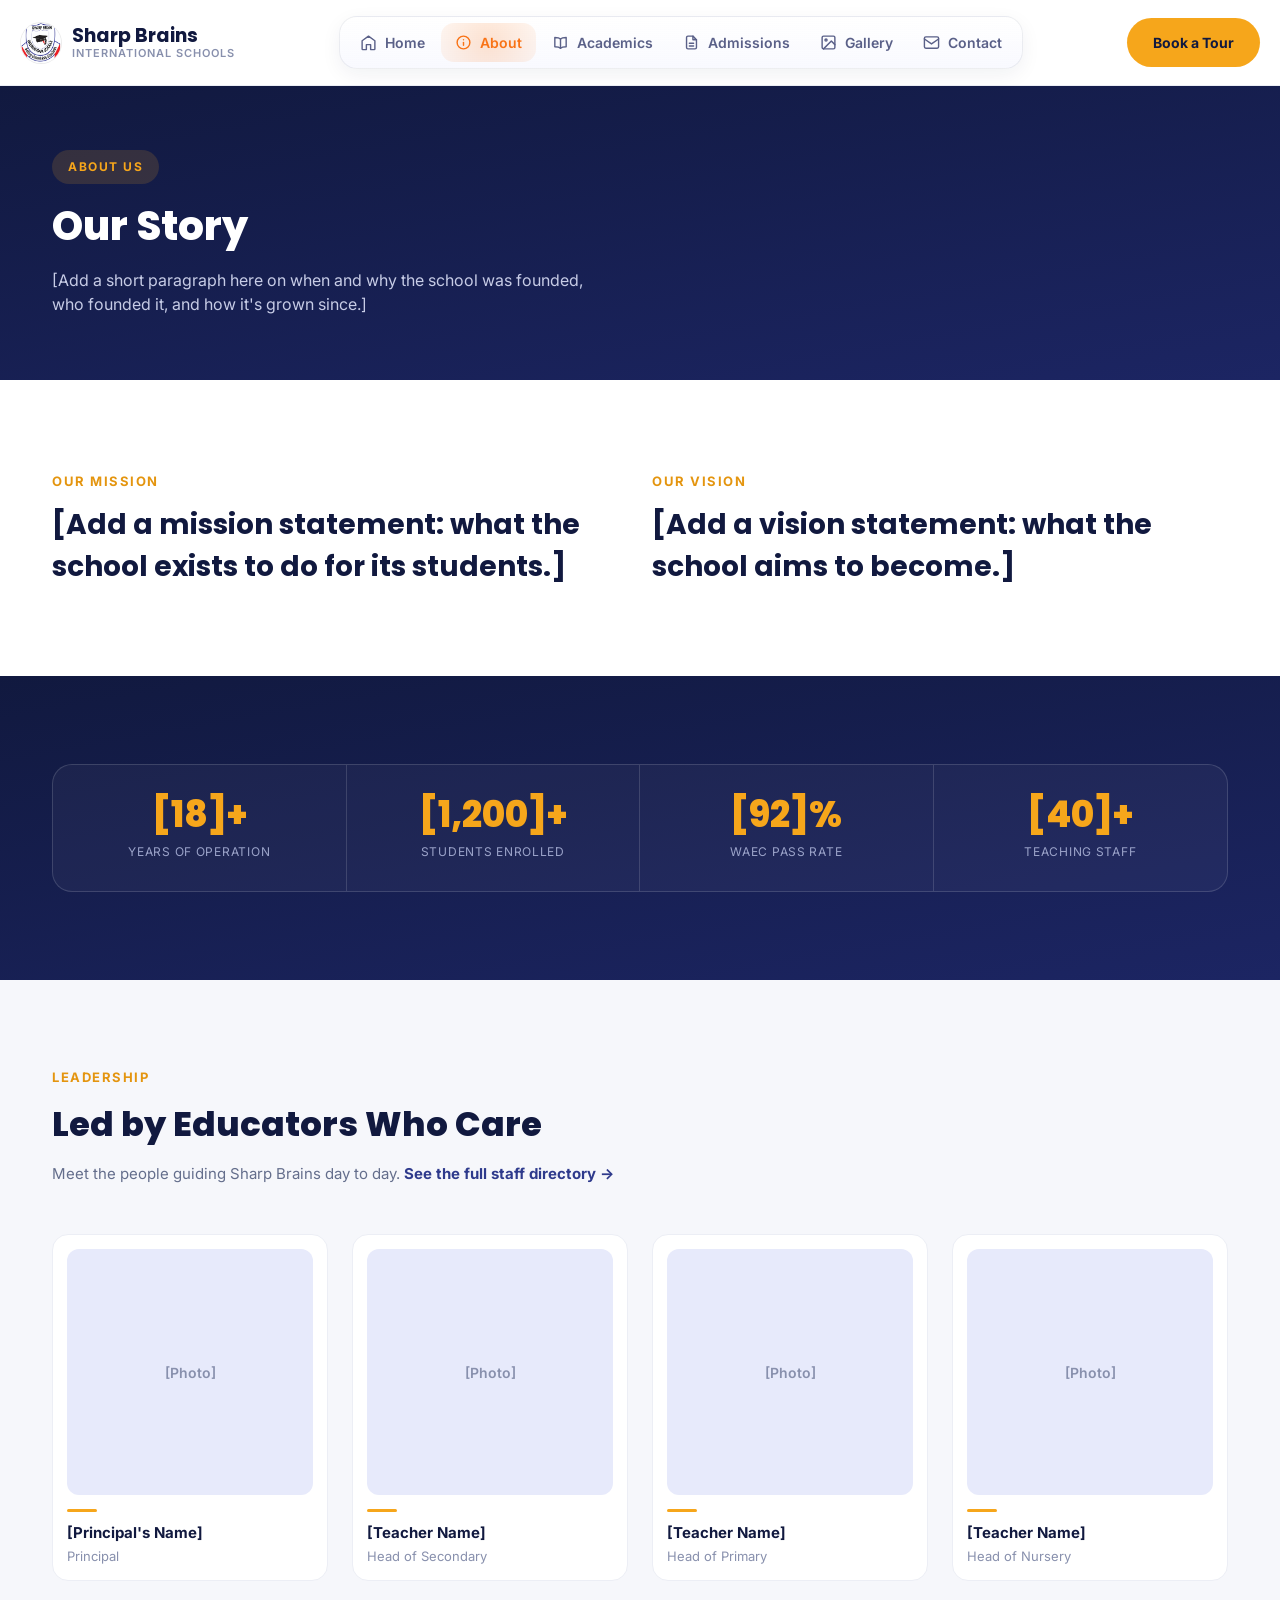
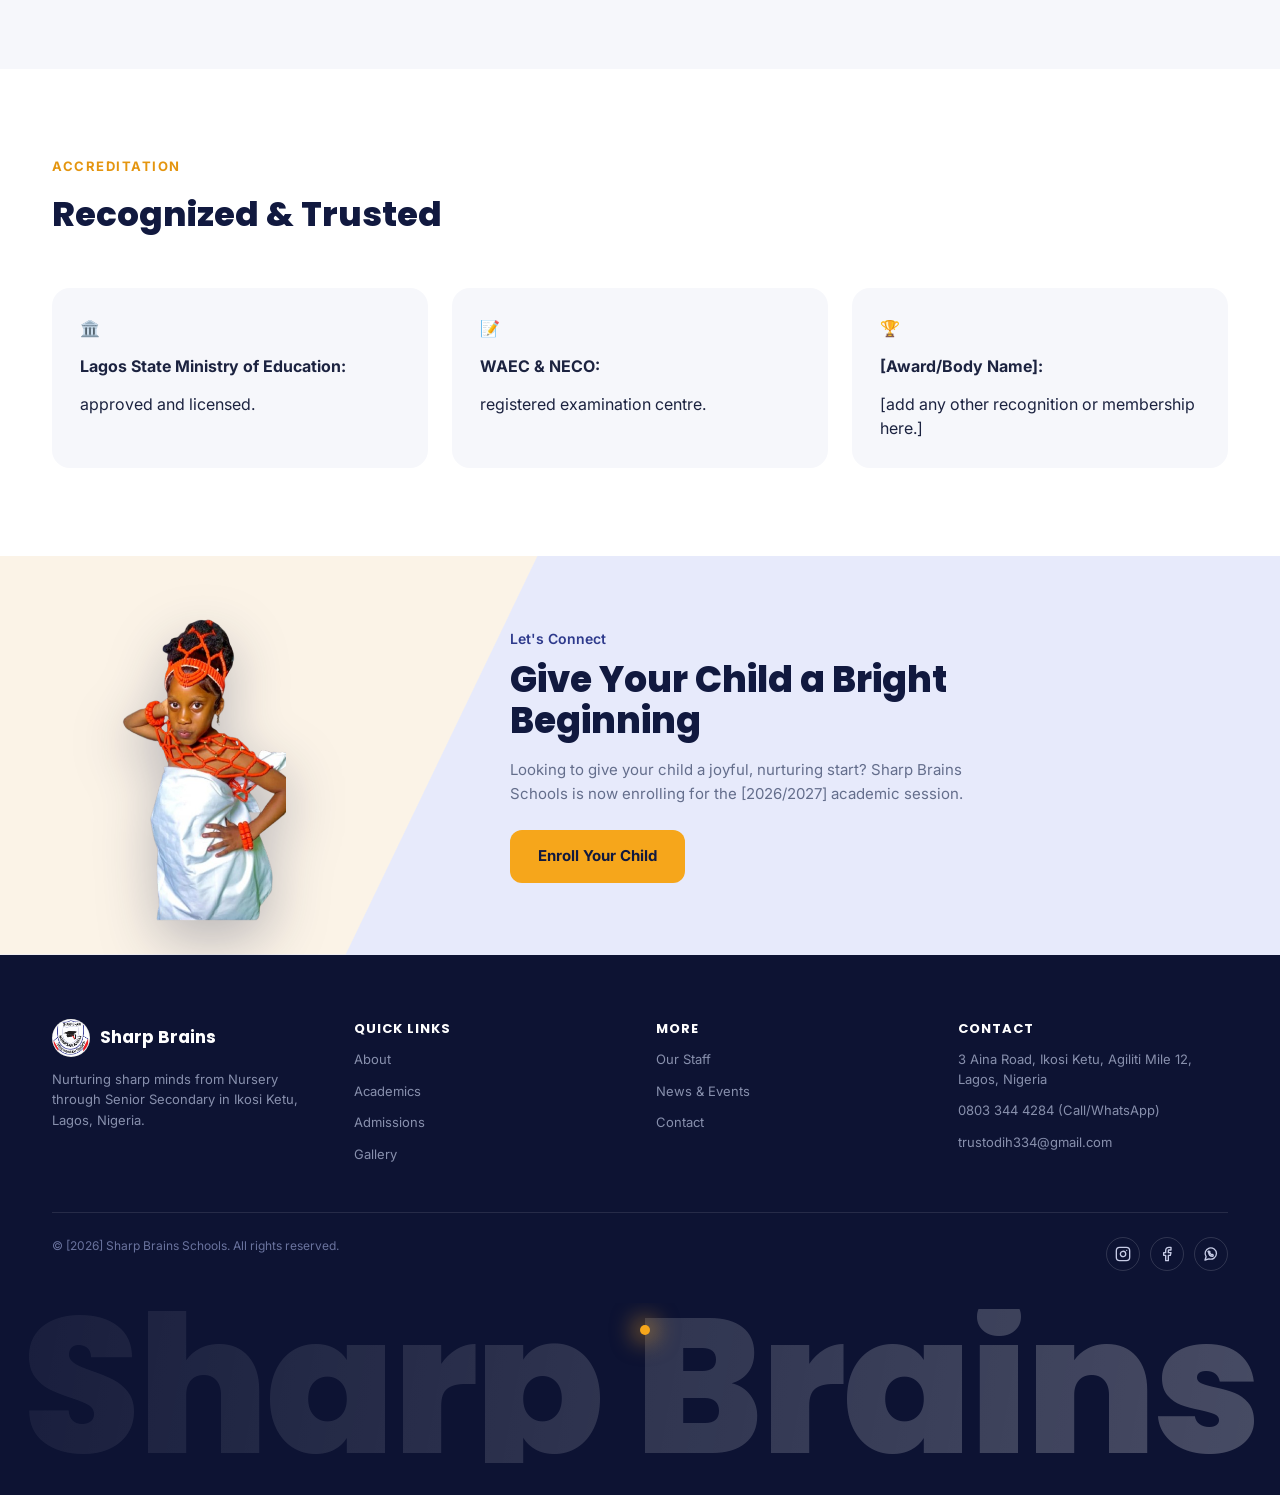
<file: about.html>
<!doctype html>
<html lang="en">
<head>
<meta charset="utf-8">
<meta name="viewport" content="width=device-width, initial-scale=1">
<title>About Us | Sharp Brains Schools</title>
<meta name="description" content="The story, mission, and leadership of Sharp Brains Schools.">
<link rel="preconnect" href="https://fonts.googleapis.com">
<link rel="stylesheet" href="https://fonts.googleapis.com/css2?family=Poppins:wght@600;700;800&family=Inter:wght@400;500;600;700&display=swap">
<link rel="stylesheet" href="assets/styles.css">
</head>
<body>
<header class="site-header">
  <div class="container nav-row">
    <a href="index.html" class="brand">
      <img src="assets/logo.jpg" alt="Sharp Brain International Schools logo" class="brand-mark">
      <div class="brand-text">
        <span class="name">Sharp Brains</span>
        <span class="sub">INTERNATIONAL SCHOOLS</span>
      </div>
    </a>
    <button class="nav-toggle" aria-label="Toggle menu">&#9776;</button>
    <nav class="nav-links glow-nav">
        <a href="index.html" class="glow-link" style="--glow:radial-gradient(circle, #3B82F633 0%, #3B82F614 50%, transparent 100%);--accent:#3B82F6;"><svg class="nav-icon" viewBox="0 0 24 24" fill="none" stroke="currentColor" stroke-width="2" stroke-linecap="round" stroke-linejoin="round"><path d="M3 9.5 12 3l9 6.5V21a1 1 0 0 1-1 1h-5v-7H9v7H4a1 1 0 0 1-1-1V9.5Z"/></svg><span>Home</span></a>
        <a href="about.html" class="glow-link active" style="--glow:radial-gradient(circle, #F9731633 0%, #F9731614 50%, transparent 100%);--accent:#F97316;"><svg class="nav-icon" viewBox="0 0 24 24" fill="none" stroke="currentColor" stroke-width="2" stroke-linecap="round" stroke-linejoin="round"><circle cx="12" cy="12" r="9"/><path d="M12 16v-4"/><path d="M12 8h.01"/></svg><span>About</span></a>
        <a href="academics.html" class="glow-link" style="--glow:radial-gradient(circle, #22C55E33 0%, #22C55E14 50%, transparent 100%);--accent:#22C55E;"><svg class="nav-icon" viewBox="0 0 24 24" fill="none" stroke="currentColor" stroke-width="2" stroke-linecap="round" stroke-linejoin="round"><path d="M12 7c-2-2-5-2-8-2v13c3 0 6 0 8 2 2-2 5-2 8-2V5c-3 0-6 0-8 2Z"/><path d="M12 7v13"/></svg><span>Academics</span></a>
        <a href="admissions.html" class="glow-link" style="--glow:radial-gradient(circle, #EF444433 0%, #EF444414 50%, transparent 100%);--accent:#EF4444;"><svg class="nav-icon" viewBox="0 0 24 24" fill="none" stroke="currentColor" stroke-width="2" stroke-linecap="round" stroke-linejoin="round"><path d="M14 3H7a2 2 0 0 0-2 2v14a2 2 0 0 0 2 2h10a2 2 0 0 0 2-2V8l-5-5Z"/><path d="M14 3v5h5"/><path d="M9 13h6"/><path d="M9 17h6"/></svg><span>Admissions</span></a>
        <a href="gallery.html" class="glow-link" style="--glow:radial-gradient(circle, #8B5CF633 0%, #8B5CF614 50%, transparent 100%);--accent:#8B5CF6;"><svg class="nav-icon" viewBox="0 0 24 24" fill="none" stroke="currentColor" stroke-width="2" stroke-linecap="round" stroke-linejoin="round"><rect x="3" y="3" width="18" height="18" rx="2"/><circle cx="8.5" cy="8.5" r="1.5"/><path d="m21 15-5-5L5 21"/></svg><span>Gallery</span></a>
        <a href="contact.html" class="glow-link" style="--glow:radial-gradient(circle, #06B6D433 0%, #06B6D414 50%, transparent 100%);--accent:#06B6D4;"><svg class="nav-icon" viewBox="0 0 24 24" fill="none" stroke="currentColor" stroke-width="2" stroke-linecap="round" stroke-linejoin="round"><rect x="2" y="4" width="20" height="16" rx="2"/><path d="m2 7 10 7 10-7"/></svg><span>Contact</span></a>
    </nav>
    <a href="admissions.html" class="btn btn-amber">Book a Tour</a>
  </div>
</header>

<section class="page-banner">
  <div class="container">
    <span class="eyebrow">ABOUT US</span>
    <h1 style="color:#fff;font-size:40px;font-weight:800;padding-top:12px;">Our Story</h1>
    <p style="color:#C7CCE6;max-width:560px;padding-top:12px;font-size:16px;">[Add a short paragraph here on when and why the school was founded, who founded it, and how it's grown since.]</p>
  </div>
</section>

<section class="section">
  <div class="container grid grid-2">
    <div>
      <span class="eyebrow-dark">OUR MISSION</span>
      <h2 style="font-size:28px;padding-top:12px;">[Add a mission statement: what the school exists to do for its students.]</h2>
    </div>
    <div>
      <span class="eyebrow-dark">OUR VISION</span>
      <h2 style="font-size:28px;padding-top:12px;">[Add a vision statement: what the school aims to become.]</h2>
    </div>
  </div>
</section>

<section class="section section-dark">
  <div class="container">
    <div class="stat-band">
      <div class="stat-band-item"><span class="num">[18]+</span><span class="label">Years of Operation</span></div>
      <div class="stat-band-item"><span class="num">[1,200]+</span><span class="label">Students Enrolled</span></div>
      <div class="stat-band-item"><span class="num">[92]%</span><span class="label">WAEC Pass Rate</span></div>
      <div class="stat-band-item"><span class="num">[40]+</span><span class="label">Teaching Staff</span></div>
    </div>
  </div>
</section>

<section class="section section-alt">
  <div class="container">
    <div class="section-head">
      <span class="eyebrow-dark">LEADERSHIP</span>
      <h2>Led by Educators Who Care</h2>
      <p class="muted">Meet the people guiding Sharp Brains day to day. <a href="staff.html" style="color:var(--indigo);font-weight:700;">See the full staff directory &rarr;</a></p>
    </div>
    <div class="grid grid-4">
      <div class="staff-card">
        <div class="staff-photo">[Photo]</div>
        <div class="staff-accent"></div>
        <p class="staff-name">[Principal's Name]</p>
        <p class="staff-role">Principal</p>
      </div>
      <div class="staff-card">
        <div class="staff-photo">[Photo]</div>
        <div class="staff-accent"></div>
        <p class="staff-name">[Teacher Name]</p>
        <p class="staff-role">Head of Secondary</p>
      </div>
      <div class="staff-card">
        <div class="staff-photo">[Photo]</div>
        <div class="staff-accent"></div>
        <p class="staff-name">[Teacher Name]</p>
        <p class="staff-role">Head of Primary</p>
      </div>
      <div class="staff-card">
        <div class="staff-photo">[Photo]</div>
        <div class="staff-accent"></div>
        <p class="staff-name">[Teacher Name]</p>
        <p class="staff-role">Head of Nursery</p>
      </div>
    </div>
  </div>
</section>

<section class="section">
  <div class="container">
    <div class="section-head">
      <span class="eyebrow-dark">ACCREDITATION</span>
      <h2>Recognized &amp; Trusted</h2>
    </div>
    <div class="grid grid-3">
      <div class="card sm">&#127963;&#65039; <strong>Lagos State Ministry of Education:</strong> approved and licensed.</div>
      <div class="card sm">&#128221; <strong>WAEC &amp; NECO:</strong> registered examination centre.</div>
      <div class="card sm">&#127942; <strong>[Award/Body Name]:</strong> [add any other recognition or membership here.]</div>
    </div>
  </div>
</section>
<section class="cta-split">
  <div class="cta-split-photo">
    <img src="assets/gallery/cutout-cultural-day-girl.png" alt="Sharp Brains pupil in traditional Cultural Day attire">
  </div>
  <div class="container cta-split-inner">
    <div class="cta-split-text">
      <span class="cta-eyebrow">Let's Connect</span>
      <h2>Give Your Child a Bright Beginning</h2>
      <p>Looking to give your child a joyful, nurturing start? Sharp Brains Schools is now enrolling for the [2026/2027] academic session.</p>
      <a href="admissions.html" class="btn-cta-orange">Enroll Your Child</a>
    </div>
  </div>
</section>

<footer class="site-footer">
  <div class="container">
    <div class="footer-cols">
      <div class="footer-col">
        <div class="brand">
          <img src="assets/logo.jpg" alt="Sharp Brain International Schools logo" class="brand-mark" style="width:38px;height:38px;">
          <span style="font-family:'Poppins';font-weight:700;font-size:17px;color:#fff;">Sharp Brains</span>
        </div>
        <p style="font-size:13px;line-height:1.6;color:#8890AD;">Nurturing sharp minds from Nursery through Senior Secondary in Ikosi Ketu, Lagos, Nigeria.</p>
      </div>
      <div class="footer-col">
        <h4>QUICK LINKS</h4>
        <a href="about.html">About</a>
        <a href="academics.html">Academics</a>
        <a href="admissions.html">Admissions</a>
        <a href="gallery.html">Gallery</a>
      </div>
      <div class="footer-col">
        <h4>MORE</h4>
        <a href="staff.html">Our Staff</a>
        <a href="news.html">News &amp; Events</a>
        <a href="contact.html">Contact</a>
      </div>
      <div class="footer-col">
        <h4>CONTACT</h4>
        <span>3 Aina Road, Ikosi Ketu, Agiliti Mile 12, Lagos, Nigeria</span>
        <span>0803 344 4284 (Call/WhatsApp)</span>
        <span>trustodih334@gmail.com</span>
      </div>
    </div>
    <div class="footer-bottom">
      <span>&copy; [2026] Sharp Brains Schools. All rights reserved.</span>
      <div class="social-row">
        <span class="social-btn" aria-label="Instagram"><svg width="16" height="16" viewBox="0 0 24 24" fill="none" stroke="currentColor" stroke-width="2" stroke-linecap="round" stroke-linejoin="round"><rect x="2" y="2" width="20" height="20" rx="5"/><path d="M16 11.37a4 4 0 1 1-7.914 1.173A4 4 0 0 1 16 11.37z"/><path d="M17.5 6.5h.01"/></svg></span>
        <a class="social-btn" href="https://www.facebook.com/p/SharpBrains-Intl-College-100043473537283/" target="_blank" rel="noopener" aria-label="Facebook"><svg width="16" height="16" viewBox="0 0 24 24" fill="none" stroke="currentColor" stroke-width="2" stroke-linecap="round" stroke-linejoin="round"><path d="M18 2h-3a5 5 0 0 0-5 5v3H7v4h3v8h4v-8h3l1-4h-4V7a1 1 0 0 1 1-1h3z"/></svg></a>
        <span class="social-btn" aria-label="WhatsApp"><svg width="16" height="16" viewBox="0 0 24 24" fill="none" stroke="currentColor" stroke-width="2" stroke-linecap="round" stroke-linejoin="round"><path d="M3 21l1.65-4.95A8.5 8.5 0 1 1 8.95 19.3z"/><path d="M8.5 9.5c0 3.5 2.5 6 6 6 .5 0 .9-.5.8-1l-.3-1.3a.8.8 0 0 0-.9-.6l-1.3.3a5 5 0 0 1-2.7-2.7l.3-1.3a.8.8 0 0 0-.6-.9L8.5 7.7c-.5-.1-1 .3-1 .8z"/></svg></span>
      </div>
    </div>
  </div>
  <div class="footer-wordmark-wrap" data-reveal>
    <span class="footer-glow-dot"></span>
    <span class="footer-wordmark">Sharp Brains</span>
  </div>
</footer>
<script src="assets/main.js"></script>
<script src="assets/footer-reveal.js"></script>
</body>
</html>
</file>
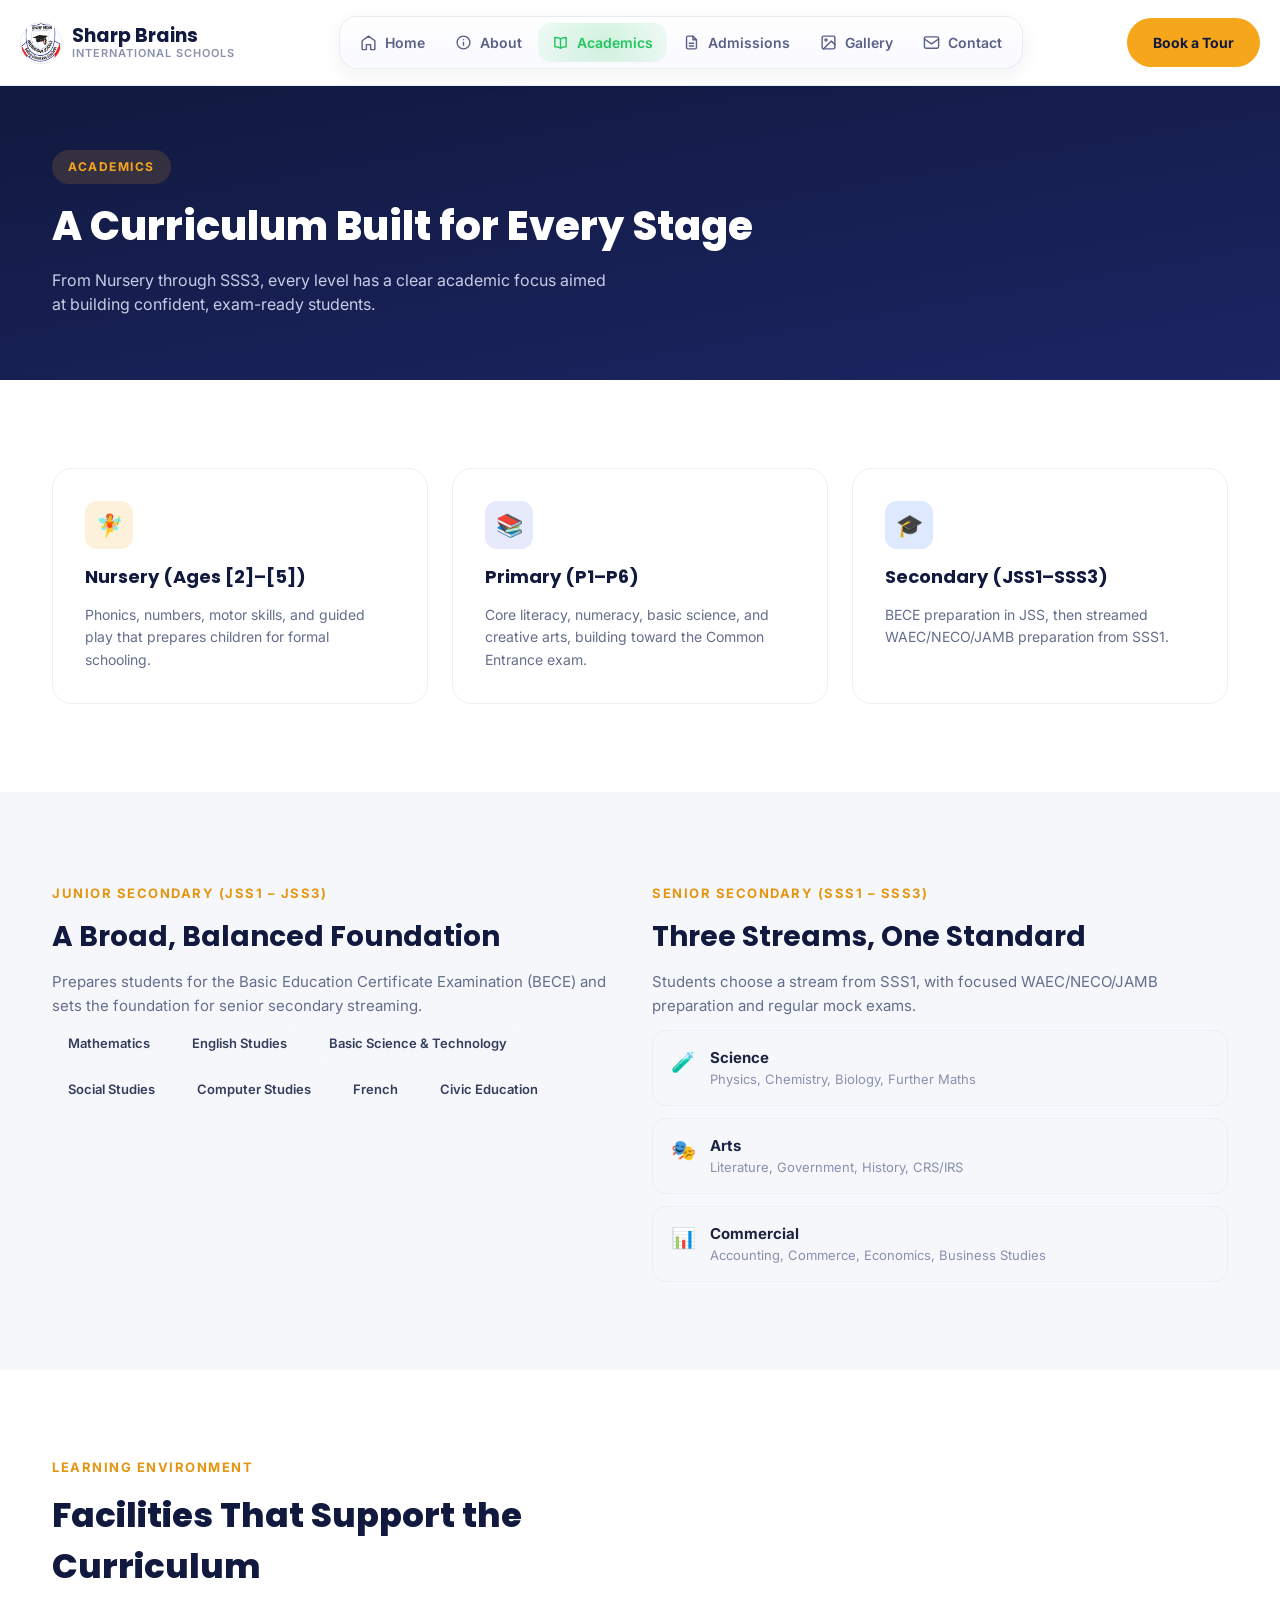
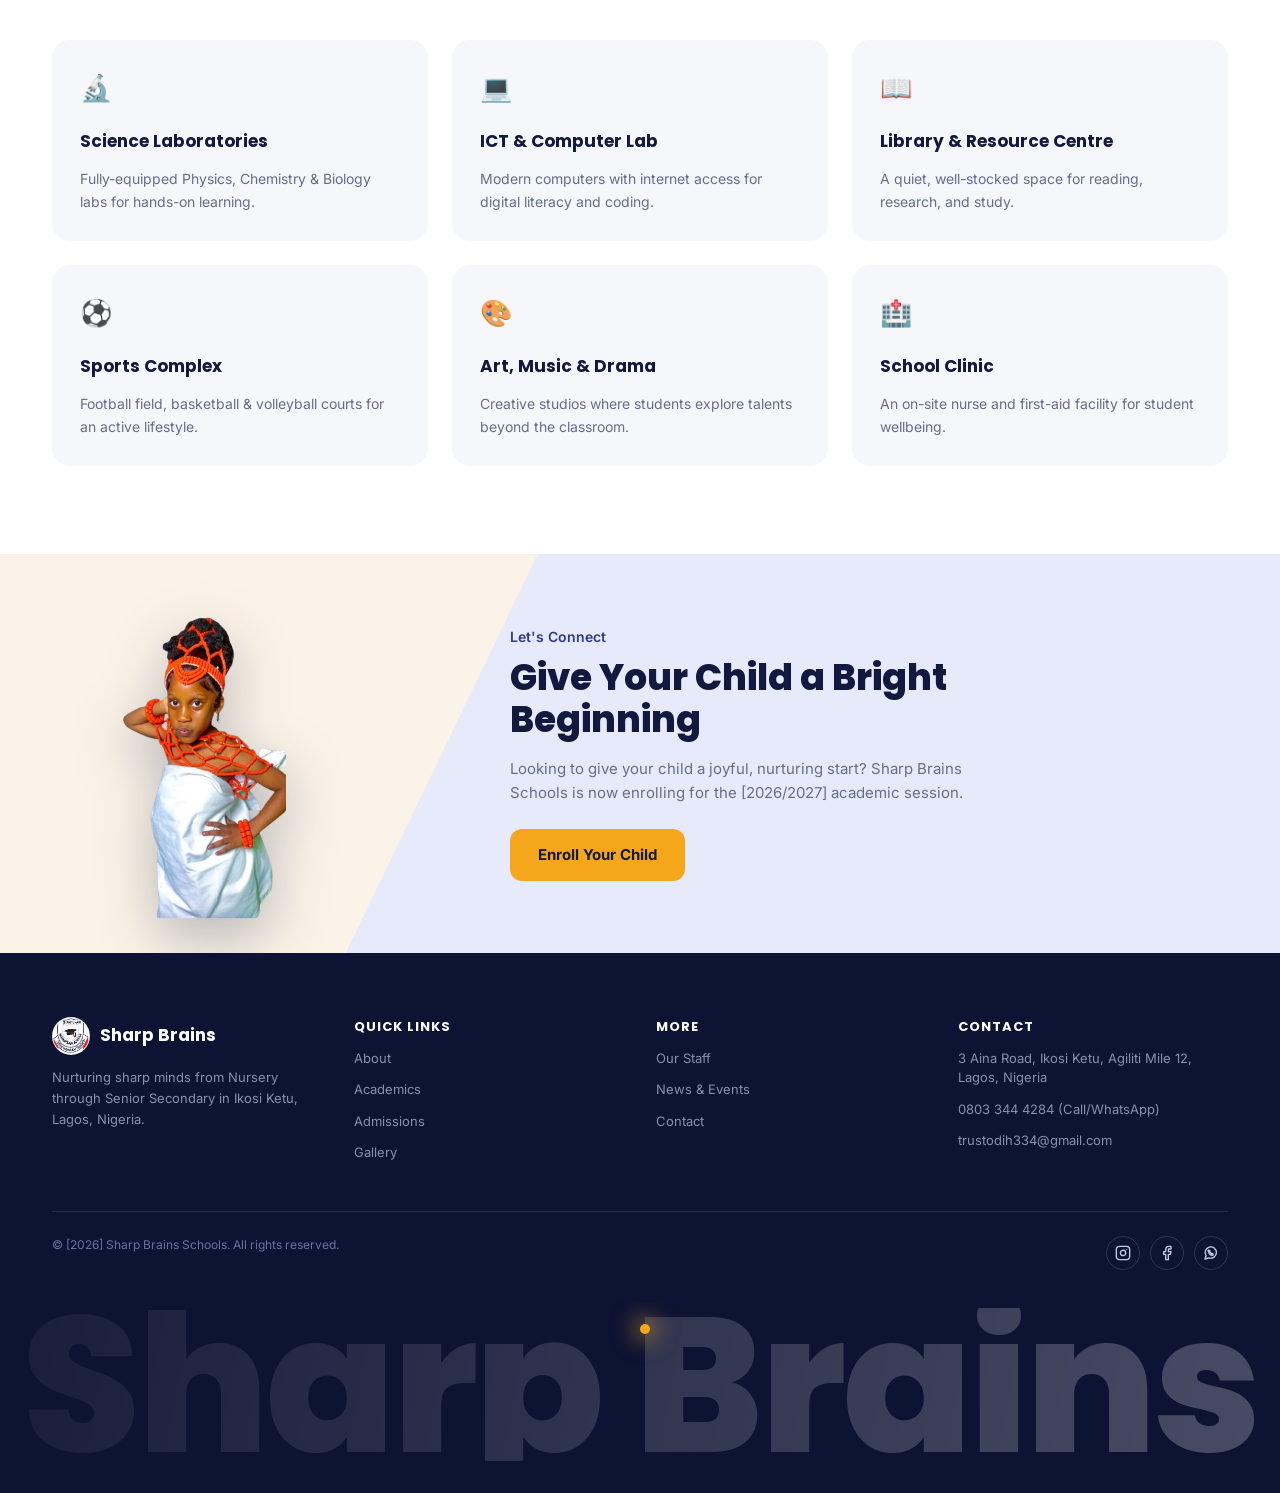
<file: academics.html>
<!doctype html>
<html lang="en">
<head>
<meta charset="utf-8">
<meta name="viewport" content="width=device-width, initial-scale=1">
<title>Academics | Sharp Brains Schools</title>
<meta name="description" content="Curriculum details for Nursery, Primary, and Secondary (JSS/SSS) at Sharp Brains Schools.">
<link rel="preconnect" href="https://fonts.googleapis.com">
<link rel="stylesheet" href="https://fonts.googleapis.com/css2?family=Poppins:wght@600;700;800&family=Inter:wght@400;500;600;700&display=swap">
<link rel="stylesheet" href="assets/styles.css">
</head>
<body>
<header class="site-header">
  <div class="container nav-row">
    <a href="index.html" class="brand">
      <img src="assets/logo.jpg" alt="Sharp Brain International Schools logo" class="brand-mark">
      <div class="brand-text">
        <span class="name">Sharp Brains</span>
        <span class="sub">INTERNATIONAL SCHOOLS</span>
      </div>
    </a>
    <button class="nav-toggle" aria-label="Toggle menu">&#9776;</button>
    <nav class="nav-links glow-nav">
        <a href="index.html" class="glow-link" style="--glow:radial-gradient(circle, #3B82F633 0%, #3B82F614 50%, transparent 100%);--accent:#3B82F6;"><svg class="nav-icon" viewBox="0 0 24 24" fill="none" stroke="currentColor" stroke-width="2" stroke-linecap="round" stroke-linejoin="round"><path d="M3 9.5 12 3l9 6.5V21a1 1 0 0 1-1 1h-5v-7H9v7H4a1 1 0 0 1-1-1V9.5Z"/></svg><span>Home</span></a>
        <a href="about.html" class="glow-link" style="--glow:radial-gradient(circle, #F9731633 0%, #F9731614 50%, transparent 100%);--accent:#F97316;"><svg class="nav-icon" viewBox="0 0 24 24" fill="none" stroke="currentColor" stroke-width="2" stroke-linecap="round" stroke-linejoin="round"><circle cx="12" cy="12" r="9"/><path d="M12 16v-4"/><path d="M12 8h.01"/></svg><span>About</span></a>
        <a href="academics.html" class="glow-link active" style="--glow:radial-gradient(circle, #22C55E33 0%, #22C55E14 50%, transparent 100%);--accent:#22C55E;"><svg class="nav-icon" viewBox="0 0 24 24" fill="none" stroke="currentColor" stroke-width="2" stroke-linecap="round" stroke-linejoin="round"><path d="M12 7c-2-2-5-2-8-2v13c3 0 6 0 8 2 2-2 5-2 8-2V5c-3 0-6 0-8 2Z"/><path d="M12 7v13"/></svg><span>Academics</span></a>
        <a href="admissions.html" class="glow-link" style="--glow:radial-gradient(circle, #EF444433 0%, #EF444414 50%, transparent 100%);--accent:#EF4444;"><svg class="nav-icon" viewBox="0 0 24 24" fill="none" stroke="currentColor" stroke-width="2" stroke-linecap="round" stroke-linejoin="round"><path d="M14 3H7a2 2 0 0 0-2 2v14a2 2 0 0 0 2 2h10a2 2 0 0 0 2-2V8l-5-5Z"/><path d="M14 3v5h5"/><path d="M9 13h6"/><path d="M9 17h6"/></svg><span>Admissions</span></a>
        <a href="gallery.html" class="glow-link" style="--glow:radial-gradient(circle, #8B5CF633 0%, #8B5CF614 50%, transparent 100%);--accent:#8B5CF6;"><svg class="nav-icon" viewBox="0 0 24 24" fill="none" stroke="currentColor" stroke-width="2" stroke-linecap="round" stroke-linejoin="round"><rect x="3" y="3" width="18" height="18" rx="2"/><circle cx="8.5" cy="8.5" r="1.5"/><path d="m21 15-5-5L5 21"/></svg><span>Gallery</span></a>
        <a href="contact.html" class="glow-link" style="--glow:radial-gradient(circle, #06B6D433 0%, #06B6D414 50%, transparent 100%);--accent:#06B6D4;"><svg class="nav-icon" viewBox="0 0 24 24" fill="none" stroke="currentColor" stroke-width="2" stroke-linecap="round" stroke-linejoin="round"><rect x="2" y="4" width="20" height="16" rx="2"/><path d="m2 7 10 7 10-7"/></svg><span>Contact</span></a>
    </nav>
    <a href="admissions.html" class="btn btn-amber">Book a Tour</a>
  </div>
</header>

<section class="page-banner">
  <div class="container">
    <span class="eyebrow">ACADEMICS</span>
    <h1 style="color:#fff;font-size:40px;font-weight:800;padding-top:12px;">A Curriculum Built for Every Stage</h1>
    <p style="color:#C7CCE6;max-width:560px;padding-top:12px;font-size:16px;">From Nursery through SSS3, every level has a clear academic focus aimed at building confident, exam-ready students.</p>
  </div>
</section>

<section class="section">
  <div class="container grid grid-3">
    <div class="card">
      <div class="card-icon" style="background:#FDF1DC;">&#129498;</div>
      <h3 style="font-size:18px;">Nursery (Ages [2]&ndash;[5])</h3>
      <p class="muted" style="font-size:14px;">Phonics, numbers, motor skills, and guided play that prepares children for formal schooling.</p>
    </div>
    <div class="card">
      <div class="card-icon" style="background:#E7EAFB;">&#128218;</div>
      <h3 style="font-size:18px;">Primary (P1&ndash;P6)</h3>
      <p class="muted" style="font-size:14px;">Core literacy, numeracy, basic science, and creative arts, building toward the Common Entrance exam.</p>
    </div>
    <div class="card">
      <div class="card-icon" style="background:#DEE9FF;">&#127891;</div>
      <h3 style="font-size:18px;">Secondary (JSS1&ndash;SSS3)</h3>
      <p class="muted" style="font-size:14px;">BECE preparation in JSS, then streamed WAEC/NECO/JAMB preparation from SSS1.</p>
    </div>
  </div>
</section>

<section class="section section-alt">
  <div class="container grid grid-2">
    <div>
      <span class="eyebrow-dark">JUNIOR SECONDARY (JSS1 &ndash; JSS3)</span>
      <h2 style="font-size:28px;padding-top:12px;">A Broad, Balanced Foundation</h2>
      <p class="muted" style="padding-top:12px;">Prepares students for the Basic Education Certificate Examination (BECE) and sets the foundation for senior secondary streaming.</p>
      <div class="pill-row">
        <span class="tag">Mathematics</span>
        <span class="tag">English Studies</span>
        <span class="tag">Basic Science &amp; Technology</span>
        <span class="tag">Social Studies</span>
        <span class="tag">Computer Studies</span>
        <span class="tag">French</span>
        <span class="tag">Civic Education</span>
      </div>
    </div>
    <div>
      <span class="eyebrow-dark">SENIOR SECONDARY (SSS1 &ndash; SSS3)</span>
      <h2 style="font-size:28px;padding-top:12px;">Three Streams, One Standard</h2>
      <p class="muted" style="padding-top:12px;">Students choose a stream from SSS1, with focused WAEC/NECO/JAMB preparation and regular mock exams.</p>
      <div style="display:flex;flex-direction:column;gap:12px;padding-top:12px;">
        <div class="stream-row"><span style="font-size:20px;">&#129514;</span><div><p style="font-weight:700;font-size:15px;">Science</p><p style="font-size:13px;color:var(--muted-2);">Physics, Chemistry, Biology, Further Maths</p></div></div>
        <div class="stream-row"><span style="font-size:20px;">&#127917;</span><div><p style="font-weight:700;font-size:15px;">Arts</p><p style="font-size:13px;color:var(--muted-2);">Literature, Government, History, CRS/IRS</p></div></div>
        <div class="stream-row"><span style="font-size:20px;">&#128202;</span><div><p style="font-weight:700;font-size:15px;">Commercial</p><p style="font-size:13px;color:var(--muted-2);">Accounting, Commerce, Economics, Business Studies</p></div></div>
      </div>
    </div>
  </div>
</section>

<section class="section">
  <div class="container">
    <div class="section-head">
      <span class="eyebrow-dark">LEARNING ENVIRONMENT</span>
      <h2>Facilities That Support the Curriculum</h2>
    </div>
    <div class="grid grid-3">
      <div class="card sm"><span style="font-size:26px;">&#128300;</span><h3 style="font-size:17px;padding-top:8px;">Science Laboratories</h3><p class="muted" style="font-size:14px;">Fully-equipped Physics, Chemistry &amp; Biology labs for hands-on learning.</p></div>
      <div class="card sm"><span style="font-size:26px;">&#128187;</span><h3 style="font-size:17px;padding-top:8px;">ICT &amp; Computer Lab</h3><p class="muted" style="font-size:14px;">Modern computers with internet access for digital literacy and coding.</p></div>
      <div class="card sm"><span style="font-size:26px;">&#128214;</span><h3 style="font-size:17px;padding-top:8px;">Library &amp; Resource Centre</h3><p class="muted" style="font-size:14px;">A quiet, well-stocked space for reading, research, and study.</p></div>
      <div class="card sm"><span style="font-size:26px;">&#9917;</span><h3 style="font-size:17px;padding-top:8px;">Sports Complex</h3><p class="muted" style="font-size:14px;">Football field, basketball &amp; volleyball courts for an active lifestyle.</p></div>
      <div class="card sm"><span style="font-size:26px;">&#127912;</span><h3 style="font-size:17px;padding-top:8px;">Art, Music &amp; Drama</h3><p class="muted" style="font-size:14px;">Creative studios where students explore talents beyond the classroom.</p></div>
      <div class="card sm"><span style="font-size:26px;">&#127973;</span><h3 style="font-size:17px;padding-top:8px;">School Clinic</h3><p class="muted" style="font-size:14px;">An on-site nurse and first-aid facility for student wellbeing.</p></div>
    </div>
  </div>
</section>
<section class="cta-split">
  <div class="cta-split-photo">
    <img src="assets/gallery/cutout-cultural-day-girl.png" alt="Sharp Brains pupil in traditional Cultural Day attire">
  </div>
  <div class="container cta-split-inner">
    <div class="cta-split-text">
      <span class="cta-eyebrow">Let's Connect</span>
      <h2>Give Your Child a Bright Beginning</h2>
      <p>Looking to give your child a joyful, nurturing start? Sharp Brains Schools is now enrolling for the [2026/2027] academic session.</p>
      <a href="admissions.html" class="btn-cta-orange">Enroll Your Child</a>
    </div>
  </div>
</section>

<footer class="site-footer">
  <div class="container">
    <div class="footer-cols">
      <div class="footer-col">
        <div class="brand">
          <img src="assets/logo.jpg" alt="Sharp Brain International Schools logo" class="brand-mark" style="width:38px;height:38px;">
          <span style="font-family:'Poppins';font-weight:700;font-size:17px;color:#fff;">Sharp Brains</span>
        </div>
        <p style="font-size:13px;line-height:1.6;color:#8890AD;">Nurturing sharp minds from Nursery through Senior Secondary in Ikosi Ketu, Lagos, Nigeria.</p>
      </div>
      <div class="footer-col">
        <h4>QUICK LINKS</h4>
        <a href="about.html">About</a>
        <a href="academics.html">Academics</a>
        <a href="admissions.html">Admissions</a>
        <a href="gallery.html">Gallery</a>
      </div>
      <div class="footer-col">
        <h4>MORE</h4>
        <a href="staff.html">Our Staff</a>
        <a href="news.html">News &amp; Events</a>
        <a href="contact.html">Contact</a>
      </div>
      <div class="footer-col">
        <h4>CONTACT</h4>
        <span>3 Aina Road, Ikosi Ketu, Agiliti Mile 12, Lagos, Nigeria</span>
        <span>0803 344 4284 (Call/WhatsApp)</span>
        <span>trustodih334@gmail.com</span>
      </div>
    </div>
    <div class="footer-bottom">
      <span>&copy; [2026] Sharp Brains Schools. All rights reserved.</span>
      <div class="social-row">
        <span class="social-btn" aria-label="Instagram"><svg width="16" height="16" viewBox="0 0 24 24" fill="none" stroke="currentColor" stroke-width="2" stroke-linecap="round" stroke-linejoin="round"><rect x="2" y="2" width="20" height="20" rx="5"/><path d="M16 11.37a4 4 0 1 1-7.914 1.173A4 4 0 0 1 16 11.37z"/><path d="M17.5 6.5h.01"/></svg></span>
        <a class="social-btn" href="https://www.facebook.com/p/SharpBrains-Intl-College-100043473537283/" target="_blank" rel="noopener" aria-label="Facebook"><svg width="16" height="16" viewBox="0 0 24 24" fill="none" stroke="currentColor" stroke-width="2" stroke-linecap="round" stroke-linejoin="round"><path d="M18 2h-3a5 5 0 0 0-5 5v3H7v4h3v8h4v-8h3l1-4h-4V7a1 1 0 0 1 1-1h3z"/></svg></a>
        <span class="social-btn" aria-label="WhatsApp"><svg width="16" height="16" viewBox="0 0 24 24" fill="none" stroke="currentColor" stroke-width="2" stroke-linecap="round" stroke-linejoin="round"><path d="M3 21l1.65-4.95A8.5 8.5 0 1 1 8.95 19.3z"/><path d="M8.5 9.5c0 3.5 2.5 6 6 6 .5 0 .9-.5.8-1l-.3-1.3a.8.8 0 0 0-.9-.6l-1.3.3a5 5 0 0 1-2.7-2.7l.3-1.3a.8.8 0 0 0-.6-.9L8.5 7.7c-.5-.1-1 .3-1 .8z"/></svg></span>
      </div>
    </div>
  </div>
  <div class="footer-wordmark-wrap" data-reveal>
    <span class="footer-glow-dot"></span>
    <span class="footer-wordmark">Sharp Brains</span>
  </div>
</footer>
<script src="assets/main.js"></script>
<script src="assets/footer-reveal.js"></script>
</body>
</html>
</file>
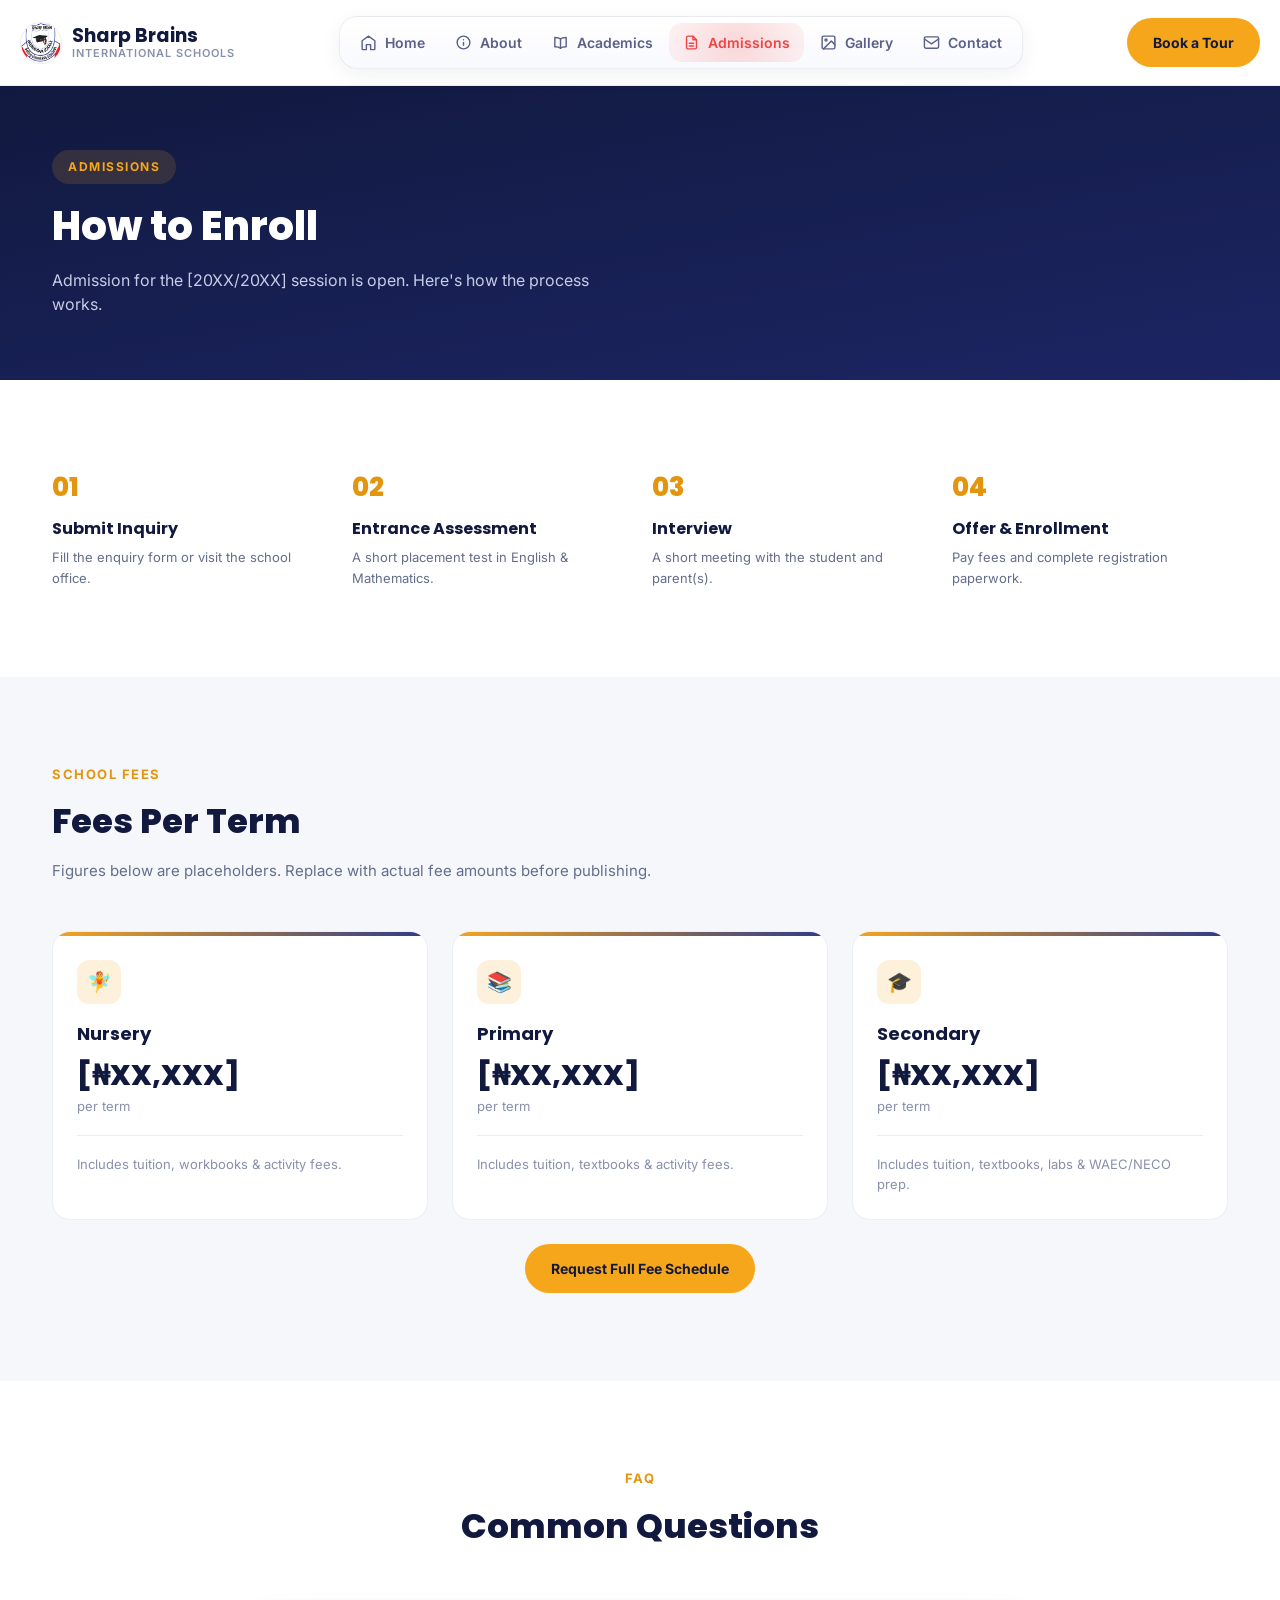
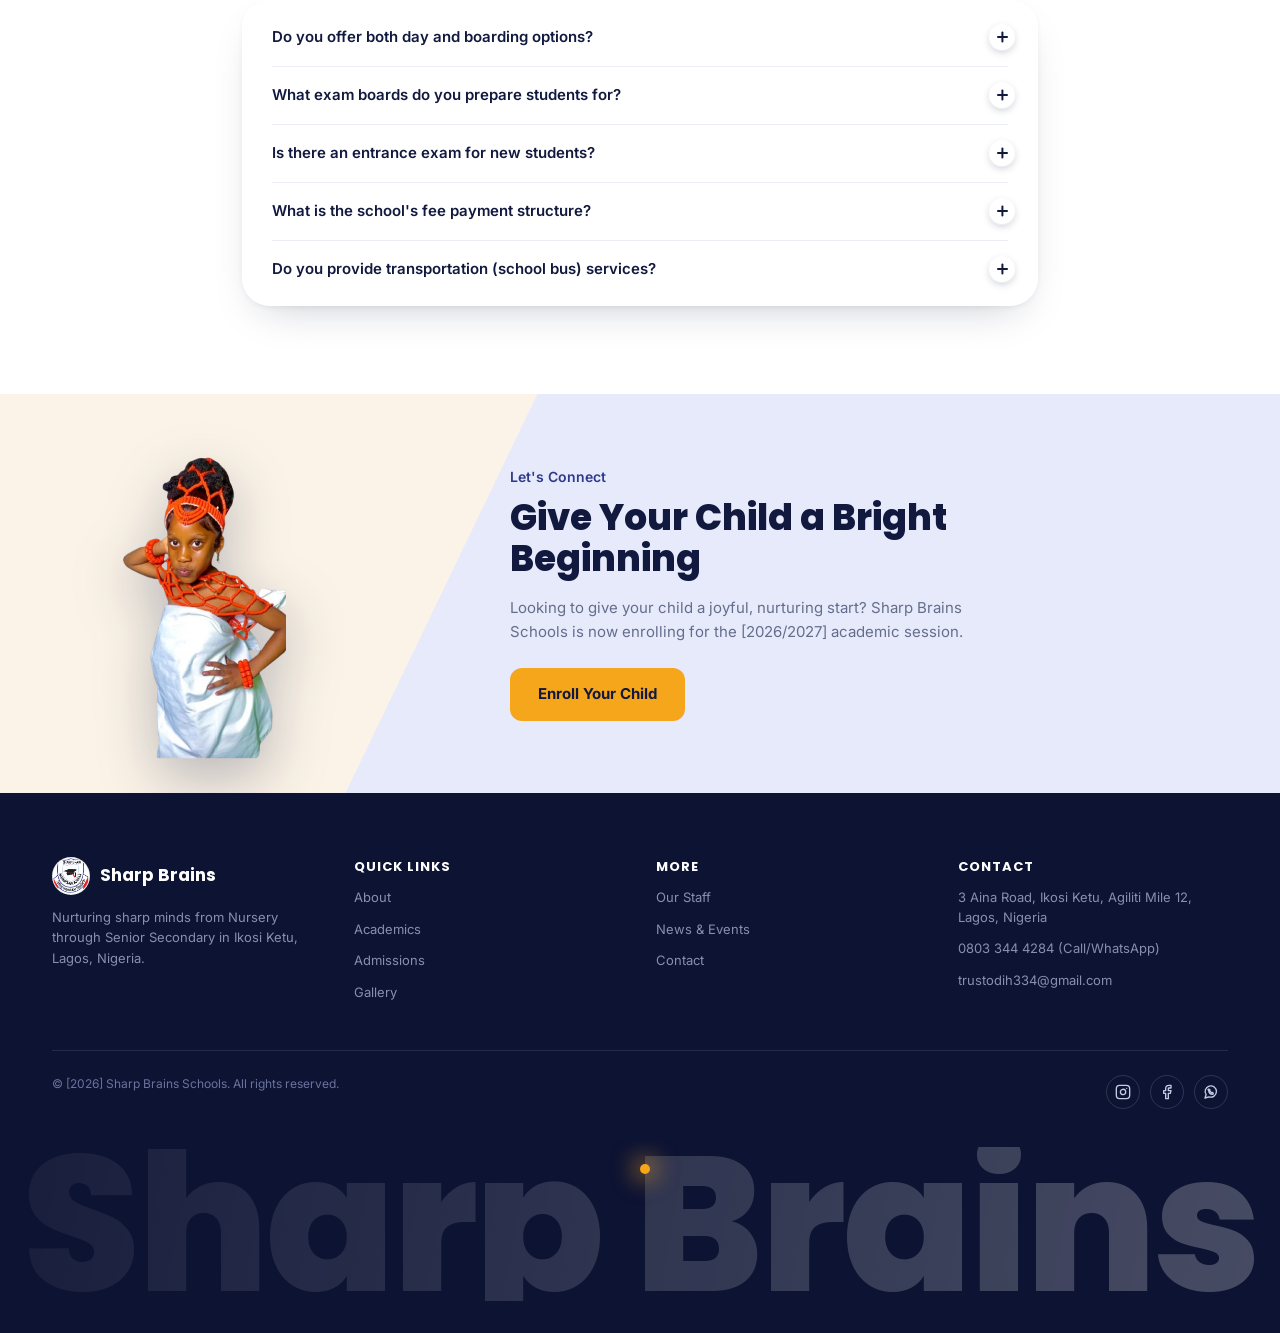
<file: admissions.html>
<!doctype html>
<html lang="en">
<head>
<meta charset="utf-8">
<meta name="viewport" content="width=device-width, initial-scale=1">
<title>Admissions | Sharp Brains Schools</title>
<meta name="description" content="How to enroll at Sharp Brains Schools: process, fees, and FAQs.">
<link rel="preconnect" href="https://fonts.googleapis.com">
<link rel="stylesheet" href="https://fonts.googleapis.com/css2?family=Poppins:wght@600;700;800&family=Inter:wght@400;500;600;700&display=swap">
<link rel="stylesheet" href="assets/styles.css">
</head>
<body>
<header class="site-header">
  <div class="container nav-row">
    <a href="index.html" class="brand">
      <img src="assets/logo.jpg" alt="Sharp Brain International Schools logo" class="brand-mark">
      <div class="brand-text">
        <span class="name">Sharp Brains</span>
        <span class="sub">INTERNATIONAL SCHOOLS</span>
      </div>
    </a>
    <button class="nav-toggle" aria-label="Toggle menu">&#9776;</button>
    <nav class="nav-links glow-nav">
        <a href="index.html" class="glow-link" style="--glow:radial-gradient(circle, #3B82F633 0%, #3B82F614 50%, transparent 100%);--accent:#3B82F6;"><svg class="nav-icon" viewBox="0 0 24 24" fill="none" stroke="currentColor" stroke-width="2" stroke-linecap="round" stroke-linejoin="round"><path d="M3 9.5 12 3l9 6.5V21a1 1 0 0 1-1 1h-5v-7H9v7H4a1 1 0 0 1-1-1V9.5Z"/></svg><span>Home</span></a>
        <a href="about.html" class="glow-link" style="--glow:radial-gradient(circle, #F9731633 0%, #F9731614 50%, transparent 100%);--accent:#F97316;"><svg class="nav-icon" viewBox="0 0 24 24" fill="none" stroke="currentColor" stroke-width="2" stroke-linecap="round" stroke-linejoin="round"><circle cx="12" cy="12" r="9"/><path d="M12 16v-4"/><path d="M12 8h.01"/></svg><span>About</span></a>
        <a href="academics.html" class="glow-link" style="--glow:radial-gradient(circle, #22C55E33 0%, #22C55E14 50%, transparent 100%);--accent:#22C55E;"><svg class="nav-icon" viewBox="0 0 24 24" fill="none" stroke="currentColor" stroke-width="2" stroke-linecap="round" stroke-linejoin="round"><path d="M12 7c-2-2-5-2-8-2v13c3 0 6 0 8 2 2-2 5-2 8-2V5c-3 0-6 0-8 2Z"/><path d="M12 7v13"/></svg><span>Academics</span></a>
        <a href="admissions.html" class="glow-link active" style="--glow:radial-gradient(circle, #EF444433 0%, #EF444414 50%, transparent 100%);--accent:#EF4444;"><svg class="nav-icon" viewBox="0 0 24 24" fill="none" stroke="currentColor" stroke-width="2" stroke-linecap="round" stroke-linejoin="round"><path d="M14 3H7a2 2 0 0 0-2 2v14a2 2 0 0 0 2 2h10a2 2 0 0 0 2-2V8l-5-5Z"/><path d="M14 3v5h5"/><path d="M9 13h6"/><path d="M9 17h6"/></svg><span>Admissions</span></a>
        <a href="gallery.html" class="glow-link" style="--glow:radial-gradient(circle, #8B5CF633 0%, #8B5CF614 50%, transparent 100%);--accent:#8B5CF6;"><svg class="nav-icon" viewBox="0 0 24 24" fill="none" stroke="currentColor" stroke-width="2" stroke-linecap="round" stroke-linejoin="round"><rect x="3" y="3" width="18" height="18" rx="2"/><circle cx="8.5" cy="8.5" r="1.5"/><path d="m21 15-5-5L5 21"/></svg><span>Gallery</span></a>
        <a href="contact.html" class="glow-link" style="--glow:radial-gradient(circle, #06B6D433 0%, #06B6D414 50%, transparent 100%);--accent:#06B6D4;"><svg class="nav-icon" viewBox="0 0 24 24" fill="none" stroke="currentColor" stroke-width="2" stroke-linecap="round" stroke-linejoin="round"><rect x="2" y="4" width="20" height="16" rx="2"/><path d="m2 7 10 7 10-7"/></svg><span>Contact</span></a>
    </nav>
    <a href="admissions.html" class="btn btn-amber">Book a Tour</a>
  </div>
</header>

<section class="page-banner">
  <div class="container">
    <span class="eyebrow">ADMISSIONS</span>
    <h1 style="color:#fff;font-size:40px;font-weight:800;padding-top:12px;">How to Enroll</h1>
    <p style="color:#C7CCE6;max-width:560px;padding-top:12px;font-size:16px;">Admission for the [20XX/20XX] session is open. Here's how the process works.</p>
  </div>
</section>

<section class="section">
  <div class="container grid grid-4">
    <div>
      <span style="font-family:'Poppins';font-weight:800;font-size:26px;color:var(--amber-dark);">01</span>
      <h3 style="font-size:16px;padding-top:10px;">Submit Inquiry</h3>
      <p class="muted" style="font-size:13px;padding-top:6px;">Fill the enquiry form or visit the school office.</p>
    </div>
    <div>
      <span style="font-family:'Poppins';font-weight:800;font-size:26px;color:var(--amber-dark);">02</span>
      <h3 style="font-size:16px;padding-top:10px;">Entrance Assessment</h3>
      <p class="muted" style="font-size:13px;padding-top:6px;">A short placement test in English &amp; Mathematics.</p>
    </div>
    <div>
      <span style="font-family:'Poppins';font-weight:800;font-size:26px;color:var(--amber-dark);">03</span>
      <h3 style="font-size:16px;padding-top:10px;">Interview</h3>
      <p class="muted" style="font-size:13px;padding-top:6px;">A short meeting with the student and parent(s).</p>
    </div>
    <div>
      <span style="font-family:'Poppins';font-weight:800;font-size:26px;color:var(--amber-dark);">04</span>
      <h3 style="font-size:16px;padding-top:10px;">Offer &amp; Enrollment</h3>
      <p class="muted" style="font-size:13px;padding-top:6px;">Pay fees and complete registration paperwork.</p>
    </div>
  </div>
</section>

<section class="section section-alt">
  <div class="container">
    <div class="section-head">
      <span class="eyebrow-dark">SCHOOL FEES</span>
      <h2>Fees Per Term</h2>
      <p class="muted">Figures below are placeholders. Replace with actual fee amounts before publishing.</p>
    </div>
    <div class="grid grid-3">
      <div class="fee-card">
        <div class="fee-icon">&#129498;</div>
        <h3 class="fee-level">Nursery</h3>
        <p class="fee-price">[&#8358;XX,XXX]</p>
        <p class="fee-term">per term</p>
        <div class="fee-divider"></div>
        <p class="fee-includes">Includes tuition, workbooks &amp; activity fees.</p>
      </div>
      <div class="fee-card">
        <div class="fee-icon">&#128218;</div>
        <h3 class="fee-level">Primary</h3>
        <p class="fee-price">[&#8358;XX,XXX]</p>
        <p class="fee-term">per term</p>
        <div class="fee-divider"></div>
        <p class="fee-includes">Includes tuition, textbooks &amp; activity fees.</p>
      </div>
      <div class="fee-card">
        <div class="fee-icon">&#127891;</div>
        <h3 class="fee-level">Secondary</h3>
        <p class="fee-price">[&#8358;XX,XXX]</p>
        <p class="fee-term">per term</p>
        <div class="fee-divider"></div>
        <p class="fee-includes">Includes tuition, textbooks, labs &amp; WAEC/NECO prep.</p>
      </div>
    </div>
    <div style="padding-top:24px;text-align:center;">
      <a href="contact.html" class="btn btn-amber">Request Full Fee Schedule</a>
    </div>
  </div>
</section>

<section class="section">
  <div class="container" style="max-width:860px;">
    <div class="section-head center">
      <span class="eyebrow-dark">FAQ</span>
      <h2>Common Questions</h2>
    </div>
    <div class="liquid-faq" data-tone="light">
      <span class="lf-pool" aria-hidden="true"></span>
      <div class="lf-item">
        <h3 class="lf-h"><button class="lf-q" aria-expanded="false">
          <span class="lf-qt">Do you offer both day and boarding options?</span><span class="lf-ico" aria-hidden="true"></span>
        </button></h3>
        <div class="lf-panel"><div class="lf-inner"><div class="lf-a">[Add an answer here: describe day/boarding options, hostel facilities, and pickup arrangements.]</div></div></div>
      </div>
      <div class="lf-item">
        <h3 class="lf-h"><button class="lf-q" aria-expanded="false">
          <span class="lf-qt">What exam boards do you prepare students for?</span><span class="lf-ico" aria-hidden="true"></span>
        </button></h3>
        <div class="lf-panel"><div class="lf-inner"><div class="lf-a">[Add an answer here: e.g. WAEC, NECO, and JAMB, with mock exam schedule details.]</div></div></div>
      </div>
      <div class="lf-item">
        <h3 class="lf-h"><button class="lf-q" aria-expanded="false">
          <span class="lf-qt">Is there an entrance exam for new students?</span><span class="lf-ico" aria-hidden="true"></span>
        </button></h3>
        <div class="lf-panel"><div class="lf-inner"><div class="lf-a">[Add an answer here: describe the assessment subjects and format for each level.]</div></div></div>
      </div>
      <div class="lf-item">
        <h3 class="lf-h"><button class="lf-q" aria-expanded="false">
          <span class="lf-qt">What is the school's fee payment structure?</span><span class="lf-ico" aria-hidden="true"></span>
        </button></h3>
        <div class="lf-panel"><div class="lf-inner"><div class="lf-a">[Add an answer here: termly or annual payment, installment options, and accepted payment methods.]</div></div></div>
      </div>
      <div class="lf-item">
        <h3 class="lf-h"><button class="lf-q" aria-expanded="false">
          <span class="lf-qt">Do you provide transportation (school bus) services?</span><span class="lf-ico" aria-hidden="true"></span>
        </button></h3>
        <div class="lf-panel"><div class="lf-inner"><div class="lf-a">[Add an answer here: list routes and whether it's included in fees or optional.]</div></div></div>
      </div>
    </div>
  </div>
</section>

<script src="assets/liquid-faq.js"></script>
<section class="cta-split">
  <div class="cta-split-photo">
    <img src="assets/gallery/cutout-cultural-day-girl.png" alt="Sharp Brains pupil in traditional Cultural Day attire">
  </div>
  <div class="container cta-split-inner">
    <div class="cta-split-text">
      <span class="cta-eyebrow">Let's Connect</span>
      <h2>Give Your Child a Bright Beginning</h2>
      <p>Looking to give your child a joyful, nurturing start? Sharp Brains Schools is now enrolling for the [2026/2027] academic session.</p>
      <a href="admissions.html" class="btn-cta-orange">Enroll Your Child</a>
    </div>
  </div>
</section>

<footer class="site-footer">
  <div class="container">
    <div class="footer-cols">
      <div class="footer-col">
        <div class="brand">
          <img src="assets/logo.jpg" alt="Sharp Brain International Schools logo" class="brand-mark" style="width:38px;height:38px;">
          <span style="font-family:'Poppins';font-weight:700;font-size:17px;color:#fff;">Sharp Brains</span>
        </div>
        <p style="font-size:13px;line-height:1.6;color:#8890AD;">Nurturing sharp minds from Nursery through Senior Secondary in Ikosi Ketu, Lagos, Nigeria.</p>
      </div>
      <div class="footer-col">
        <h4>QUICK LINKS</h4>
        <a href="about.html">About</a>
        <a href="academics.html">Academics</a>
        <a href="admissions.html">Admissions</a>
        <a href="gallery.html">Gallery</a>
      </div>
      <div class="footer-col">
        <h4>MORE</h4>
        <a href="staff.html">Our Staff</a>
        <a href="news.html">News &amp; Events</a>
        <a href="contact.html">Contact</a>
      </div>
      <div class="footer-col">
        <h4>CONTACT</h4>
        <span>3 Aina Road, Ikosi Ketu, Agiliti Mile 12, Lagos, Nigeria</span>
        <span>0803 344 4284 (Call/WhatsApp)</span>
        <span>trustodih334@gmail.com</span>
      </div>
    </div>
    <div class="footer-bottom">
      <span>&copy; [2026] Sharp Brains Schools. All rights reserved.</span>
      <div class="social-row">
        <span class="social-btn" aria-label="Instagram"><svg width="16" height="16" viewBox="0 0 24 24" fill="none" stroke="currentColor" stroke-width="2" stroke-linecap="round" stroke-linejoin="round"><rect x="2" y="2" width="20" height="20" rx="5"/><path d="M16 11.37a4 4 0 1 1-7.914 1.173A4 4 0 0 1 16 11.37z"/><path d="M17.5 6.5h.01"/></svg></span>
        <a class="social-btn" href="https://www.facebook.com/p/SharpBrains-Intl-College-100043473537283/" target="_blank" rel="noopener" aria-label="Facebook"><svg width="16" height="16" viewBox="0 0 24 24" fill="none" stroke="currentColor" stroke-width="2" stroke-linecap="round" stroke-linejoin="round"><path d="M18 2h-3a5 5 0 0 0-5 5v3H7v4h3v8h4v-8h3l1-4h-4V7a1 1 0 0 1 1-1h3z"/></svg></a>
        <span class="social-btn" aria-label="WhatsApp"><svg width="16" height="16" viewBox="0 0 24 24" fill="none" stroke="currentColor" stroke-width="2" stroke-linecap="round" stroke-linejoin="round"><path d="M3 21l1.65-4.95A8.5 8.5 0 1 1 8.95 19.3z"/><path d="M8.5 9.5c0 3.5 2.5 6 6 6 .5 0 .9-.5.8-1l-.3-1.3a.8.8 0 0 0-.9-.6l-1.3.3a5 5 0 0 1-2.7-2.7l.3-1.3a.8.8 0 0 0-.6-.9L8.5 7.7c-.5-.1-1 .3-1 .8z"/></svg></span>
      </div>
    </div>
  </div>
  <div class="footer-wordmark-wrap" data-reveal>
    <span class="footer-glow-dot"></span>
    <span class="footer-wordmark">Sharp Brains</span>
  </div>
</footer>
<script src="assets/main.js"></script>
<script src="assets/footer-reveal.js"></script>
</body>
</html>
</file>
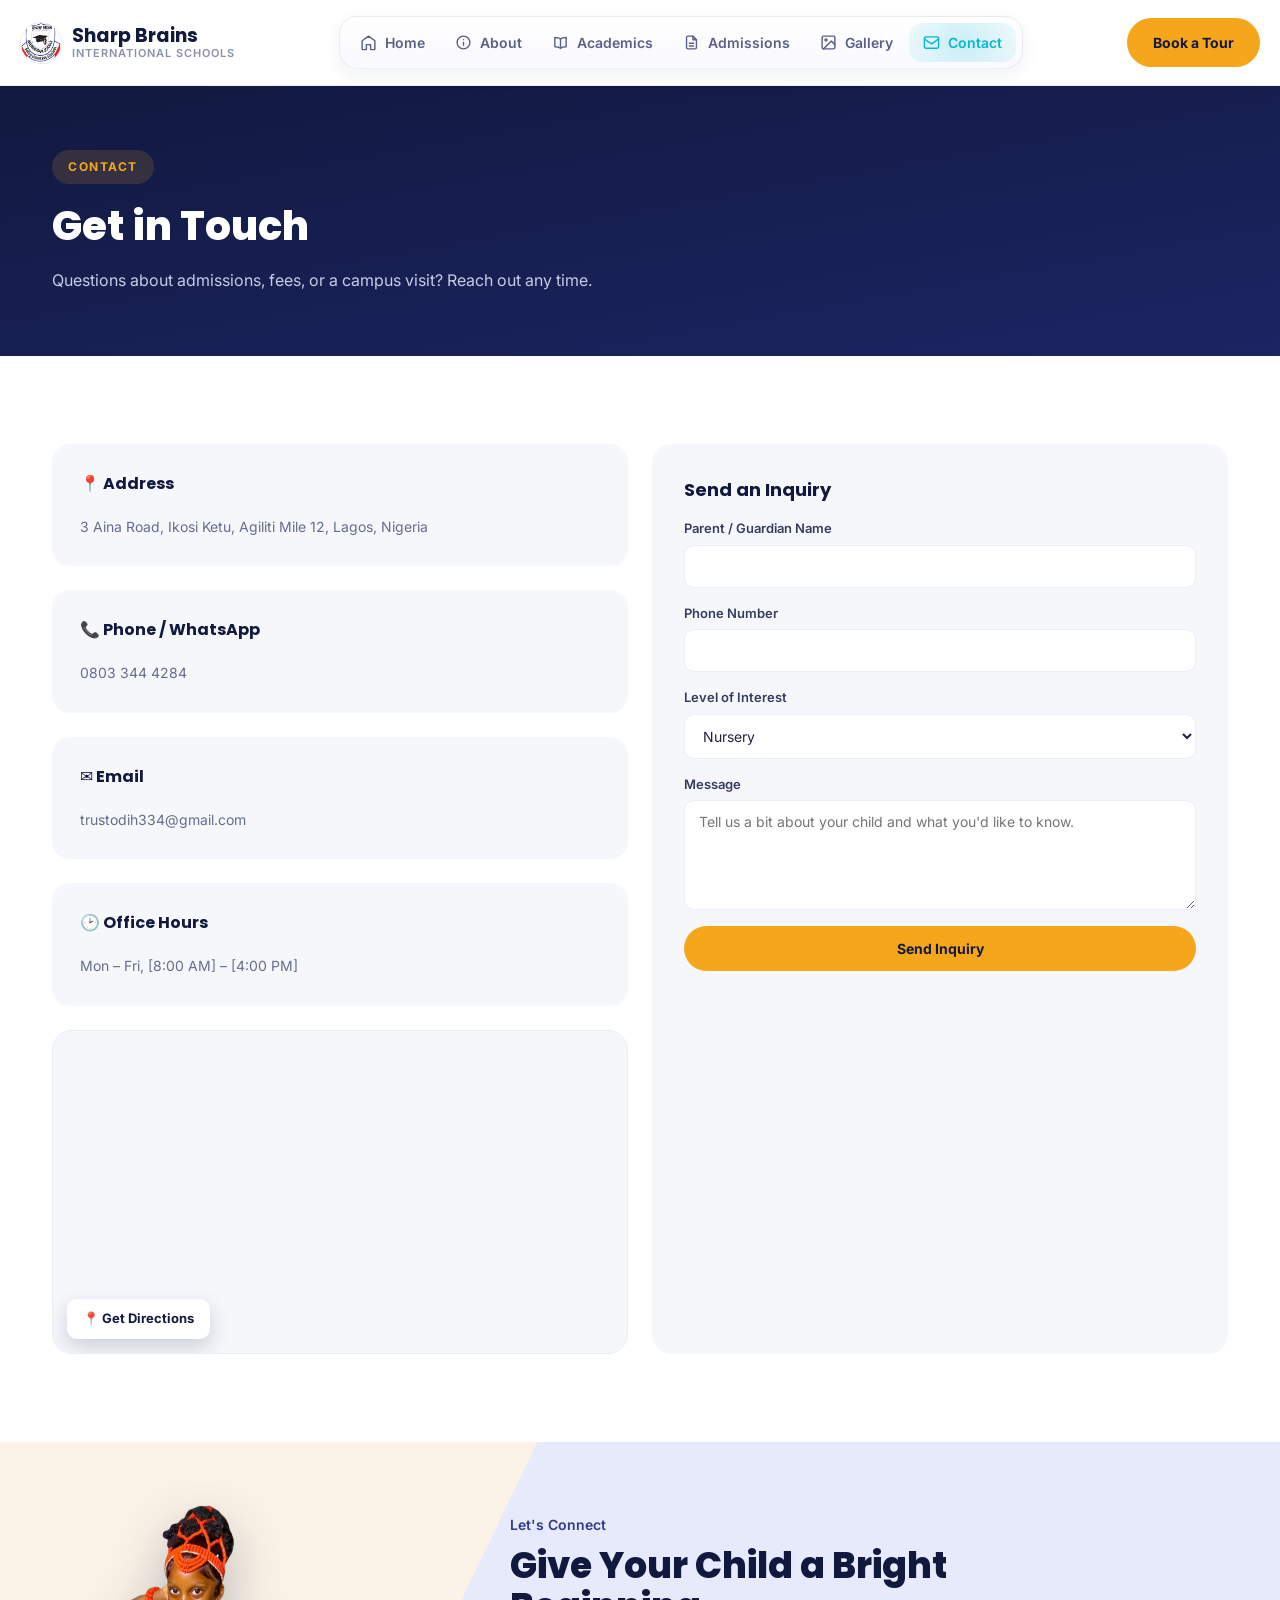
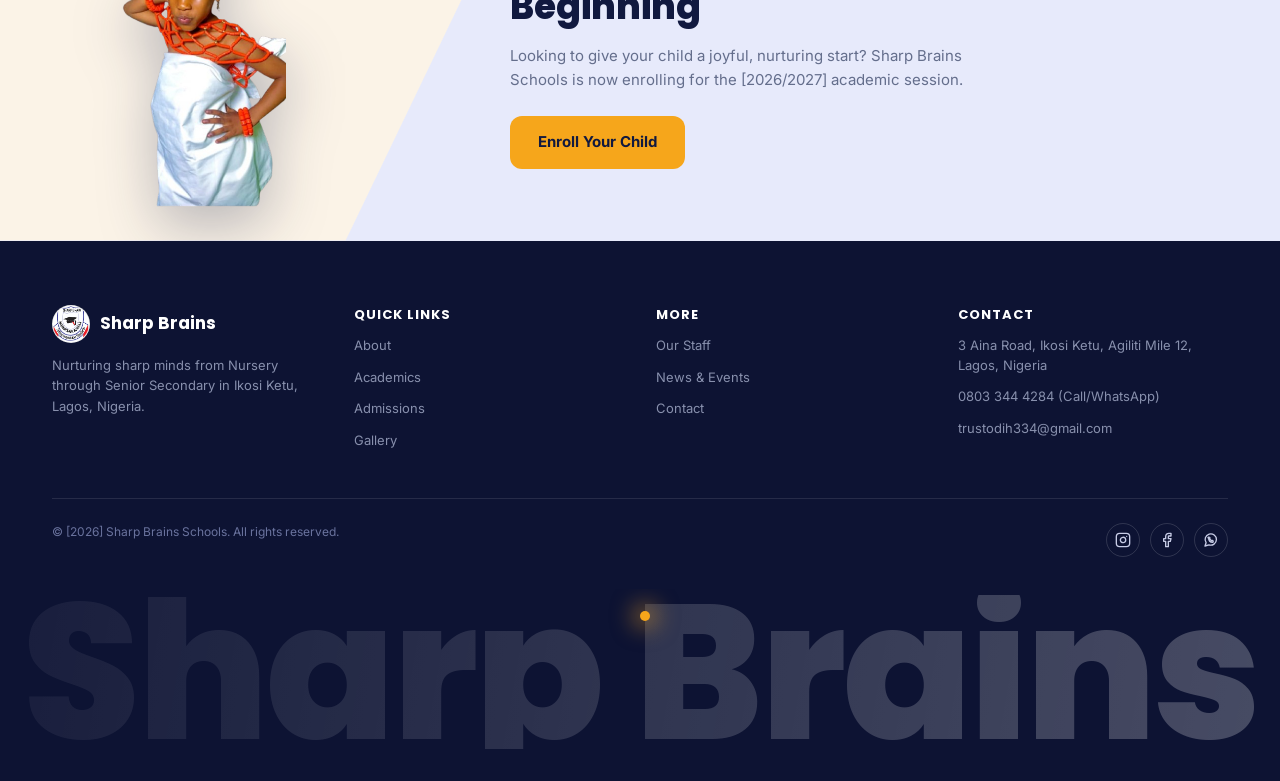
<file: contact.html>
<!doctype html>
<html lang="en">
<head>
<meta charset="utf-8">
<meta name="viewport" content="width=device-width, initial-scale=1">
<title>Contact | Sharp Brains Schools</title>
<meta name="description" content="Contact Sharp Brains Schools for admissions inquiries, fees, or a campus visit.">
<link rel="preconnect" href="https://fonts.googleapis.com">
<link rel="stylesheet" href="https://fonts.googleapis.com/css2?family=Poppins:wght@600;700;800&family=Inter:wght@400;500;600;700&display=swap">
<link rel="stylesheet" href="assets/styles.css">
</head>
<body>
<header class="site-header">
  <div class="container nav-row">
    <a href="index.html" class="brand">
      <img src="assets/logo.jpg" alt="Sharp Brain International Schools logo" class="brand-mark">
      <div class="brand-text">
        <span class="name">Sharp Brains</span>
        <span class="sub">INTERNATIONAL SCHOOLS</span>
      </div>
    </a>
    <button class="nav-toggle" aria-label="Toggle menu">&#9776;</button>
    <nav class="nav-links glow-nav">
        <a href="index.html" class="glow-link" style="--glow:radial-gradient(circle, #3B82F633 0%, #3B82F614 50%, transparent 100%);--accent:#3B82F6;"><svg class="nav-icon" viewBox="0 0 24 24" fill="none" stroke="currentColor" stroke-width="2" stroke-linecap="round" stroke-linejoin="round"><path d="M3 9.5 12 3l9 6.5V21a1 1 0 0 1-1 1h-5v-7H9v7H4a1 1 0 0 1-1-1V9.5Z"/></svg><span>Home</span></a>
        <a href="about.html" class="glow-link" style="--glow:radial-gradient(circle, #F9731633 0%, #F9731614 50%, transparent 100%);--accent:#F97316;"><svg class="nav-icon" viewBox="0 0 24 24" fill="none" stroke="currentColor" stroke-width="2" stroke-linecap="round" stroke-linejoin="round"><circle cx="12" cy="12" r="9"/><path d="M12 16v-4"/><path d="M12 8h.01"/></svg><span>About</span></a>
        <a href="academics.html" class="glow-link" style="--glow:radial-gradient(circle, #22C55E33 0%, #22C55E14 50%, transparent 100%);--accent:#22C55E;"><svg class="nav-icon" viewBox="0 0 24 24" fill="none" stroke="currentColor" stroke-width="2" stroke-linecap="round" stroke-linejoin="round"><path d="M12 7c-2-2-5-2-8-2v13c3 0 6 0 8 2 2-2 5-2 8-2V5c-3 0-6 0-8 2Z"/><path d="M12 7v13"/></svg><span>Academics</span></a>
        <a href="admissions.html" class="glow-link" style="--glow:radial-gradient(circle, #EF444433 0%, #EF444414 50%, transparent 100%);--accent:#EF4444;"><svg class="nav-icon" viewBox="0 0 24 24" fill="none" stroke="currentColor" stroke-width="2" stroke-linecap="round" stroke-linejoin="round"><path d="M14 3H7a2 2 0 0 0-2 2v14a2 2 0 0 0 2 2h10a2 2 0 0 0 2-2V8l-5-5Z"/><path d="M14 3v5h5"/><path d="M9 13h6"/><path d="M9 17h6"/></svg><span>Admissions</span></a>
        <a href="gallery.html" class="glow-link" style="--glow:radial-gradient(circle, #8B5CF633 0%, #8B5CF614 50%, transparent 100%);--accent:#8B5CF6;"><svg class="nav-icon" viewBox="0 0 24 24" fill="none" stroke="currentColor" stroke-width="2" stroke-linecap="round" stroke-linejoin="round"><rect x="3" y="3" width="18" height="18" rx="2"/><circle cx="8.5" cy="8.5" r="1.5"/><path d="m21 15-5-5L5 21"/></svg><span>Gallery</span></a>
        <a href="contact.html" class="glow-link active" style="--glow:radial-gradient(circle, #06B6D433 0%, #06B6D414 50%, transparent 100%);--accent:#06B6D4;"><svg class="nav-icon" viewBox="0 0 24 24" fill="none" stroke="currentColor" stroke-width="2" stroke-linecap="round" stroke-linejoin="round"><rect x="2" y="4" width="20" height="16" rx="2"/><path d="m2 7 10 7 10-7"/></svg><span>Contact</span></a>
    </nav>
    <a href="admissions.html" class="btn btn-amber">Book a Tour</a>
  </div>
</header>

<section class="page-banner">
  <div class="container">
    <span class="eyebrow">CONTACT</span>
    <h1 style="color:#fff;font-size:40px;font-weight:800;padding-top:12px;">Get in Touch</h1>
    <p style="color:#C7CCE6;max-width:560px;padding-top:12px;font-size:16px;">Questions about admissions, fees, or a campus visit? Reach out any time.</p>
  </div>
</section>

<section class="section">
  <div class="container grid grid-2">
    <div style="display:flex;flex-direction:column;gap:24px;">
      <div class="card sm">
        <h3 style="font-size:16px;">&#128205; Address</h3>
        <p class="muted" style="font-size:14px;padding-top:6px;">3 Aina Road, Ikosi Ketu, Agiliti Mile 12, Lagos, Nigeria</p>
      </div>
      <div class="card sm">
        <h3 style="font-size:16px;">&#128222; Phone / WhatsApp</h3>
        <p class="muted" style="font-size:14px;padding-top:6px;">0803 344 4284</p>
      </div>
      <div class="card sm">
        <h3 style="font-size:16px;">&#9993;&#65039; Email</h3>
        <p class="muted" style="font-size:14px;padding-top:6px;">trustodih334@gmail.com</p>
      </div>
      <div class="card sm">
        <h3 style="font-size:16px;">&#128337; Office Hours</h3>
        <p class="muted" style="font-size:14px;padding-top:6px;">Mon &ndash; Fri, [8:00 AM] &ndash; [4:00 PM]</p>
      </div>
      <div class="contact-map">
        <iframe
          src="https://www.google.com/maps?q=3+Aina+Road,+Ikosi+Ketu,+Agiliti+Mile+12,+Lagos,+Nigeria&output=embed"
          width="100%" height="100%" style="border:0;" allowfullscreen="" loading="lazy"
          referrerpolicy="no-referrer-when-downgrade"
          title="Map showing Sharp Brains Schools, 3 Aina Road, Ikosi Ketu, Lagos"></iframe>
        <a href="https://www.google.com/maps/dir/?api=1&destination=3+Aina+Road,+Ikosi+Ketu,+Agiliti+Mile+12,+Lagos,+Nigeria" target="_blank" rel="noopener" class="contact-map-cta">
          &#128205; Get Directions
        </a>
      </div>
    </div>

    <form id="inquiry-form" style="display:flex;flex-direction:column;gap:16px;background:var(--bg-alt);padding:32px;border-radius:20px;">
      <h3 style="font-size:18px;">Send an Inquiry</h3>
      <div class="field">
        <label for="parent-name">Parent / Guardian Name</label>
        <input id="parent-name" type="text" name="parent_name" required>
      </div>
      <div class="field">
        <label for="phone">Phone Number</label>
        <input id="phone" type="tel" name="phone" required>
      </div>
      <div class="field">
        <label for="level">Level of Interest</label>
        <select id="level" name="level">
          <option>Nursery</option>
          <option>Primary</option>
          <option>Secondary (JSS)</option>
          <option>Secondary (SSS)</option>
        </select>
      </div>
      <div class="field">
        <label for="message">Message</label>
        <textarea id="message" name="message" placeholder="Tell us a bit about your child and what you'd like to know."></textarea>
      </div>
      <button type="submit" class="btn btn-amber">Send Inquiry</button>
      <p id="form-note" class="muted" style="display:none;font-size:13px;"></p>
    </form>
  </div>
</section>
<section class="cta-split">
  <div class="cta-split-photo">
    <img src="assets/gallery/cutout-cultural-day-girl.png" alt="Sharp Brains pupil in traditional Cultural Day attire">
  </div>
  <div class="container cta-split-inner">
    <div class="cta-split-text">
      <span class="cta-eyebrow">Let's Connect</span>
      <h2>Give Your Child a Bright Beginning</h2>
      <p>Looking to give your child a joyful, nurturing start? Sharp Brains Schools is now enrolling for the [2026/2027] academic session.</p>
      <a href="admissions.html" class="btn-cta-orange">Enroll Your Child</a>
    </div>
  </div>
</section>

<footer class="site-footer">
  <div class="container">
    <div class="footer-cols">
      <div class="footer-col">
        <div class="brand">
          <img src="assets/logo.jpg" alt="Sharp Brain International Schools logo" class="brand-mark" style="width:38px;height:38px;">
          <span style="font-family:'Poppins';font-weight:700;font-size:17px;color:#fff;">Sharp Brains</span>
        </div>
        <p style="font-size:13px;line-height:1.6;color:#8890AD;">Nurturing sharp minds from Nursery through Senior Secondary in Ikosi Ketu, Lagos, Nigeria.</p>
      </div>
      <div class="footer-col">
        <h4>QUICK LINKS</h4>
        <a href="about.html">About</a>
        <a href="academics.html">Academics</a>
        <a href="admissions.html">Admissions</a>
        <a href="gallery.html">Gallery</a>
      </div>
      <div class="footer-col">
        <h4>MORE</h4>
        <a href="staff.html">Our Staff</a>
        <a href="news.html">News &amp; Events</a>
        <a href="contact.html">Contact</a>
      </div>
      <div class="footer-col">
        <h4>CONTACT</h4>
        <span>3 Aina Road, Ikosi Ketu, Agiliti Mile 12, Lagos, Nigeria</span>
        <span>0803 344 4284 (Call/WhatsApp)</span>
        <span>trustodih334@gmail.com</span>
      </div>
    </div>
    <div class="footer-bottom">
      <span>&copy; [2026] Sharp Brains Schools. All rights reserved.</span>
      <div class="social-row">
        <span class="social-btn" aria-label="Instagram"><svg width="16" height="16" viewBox="0 0 24 24" fill="none" stroke="currentColor" stroke-width="2" stroke-linecap="round" stroke-linejoin="round"><rect x="2" y="2" width="20" height="20" rx="5"/><path d="M16 11.37a4 4 0 1 1-7.914 1.173A4 4 0 0 1 16 11.37z"/><path d="M17.5 6.5h.01"/></svg></span>
        <a class="social-btn" href="https://www.facebook.com/p/SharpBrains-Intl-College-100043473537283/" target="_blank" rel="noopener" aria-label="Facebook"><svg width="16" height="16" viewBox="0 0 24 24" fill="none" stroke="currentColor" stroke-width="2" stroke-linecap="round" stroke-linejoin="round"><path d="M18 2h-3a5 5 0 0 0-5 5v3H7v4h3v8h4v-8h3l1-4h-4V7a1 1 0 0 1 1-1h3z"/></svg></a>
        <span class="social-btn" aria-label="WhatsApp"><svg width="16" height="16" viewBox="0 0 24 24" fill="none" stroke="currentColor" stroke-width="2" stroke-linecap="round" stroke-linejoin="round"><path d="M3 21l1.65-4.95A8.5 8.5 0 1 1 8.95 19.3z"/><path d="M8.5 9.5c0 3.5 2.5 6 6 6 .5 0 .9-.5.8-1l-.3-1.3a.8.8 0 0 0-.9-.6l-1.3.3a5 5 0 0 1-2.7-2.7l.3-1.3a.8.8 0 0 0-.6-.9L8.5 7.7c-.5-.1-1 .3-1 .8z"/></svg></span>
      </div>
    </div>
  </div>
  <div class="footer-wordmark-wrap" data-reveal>
    <span class="footer-glow-dot"></span>
    <span class="footer-wordmark">Sharp Brains</span>
  </div>
</footer>
<script src="assets/main.js"></script>
<script src="assets/footer-reveal.js"></script>
</body>
</html>
</file>
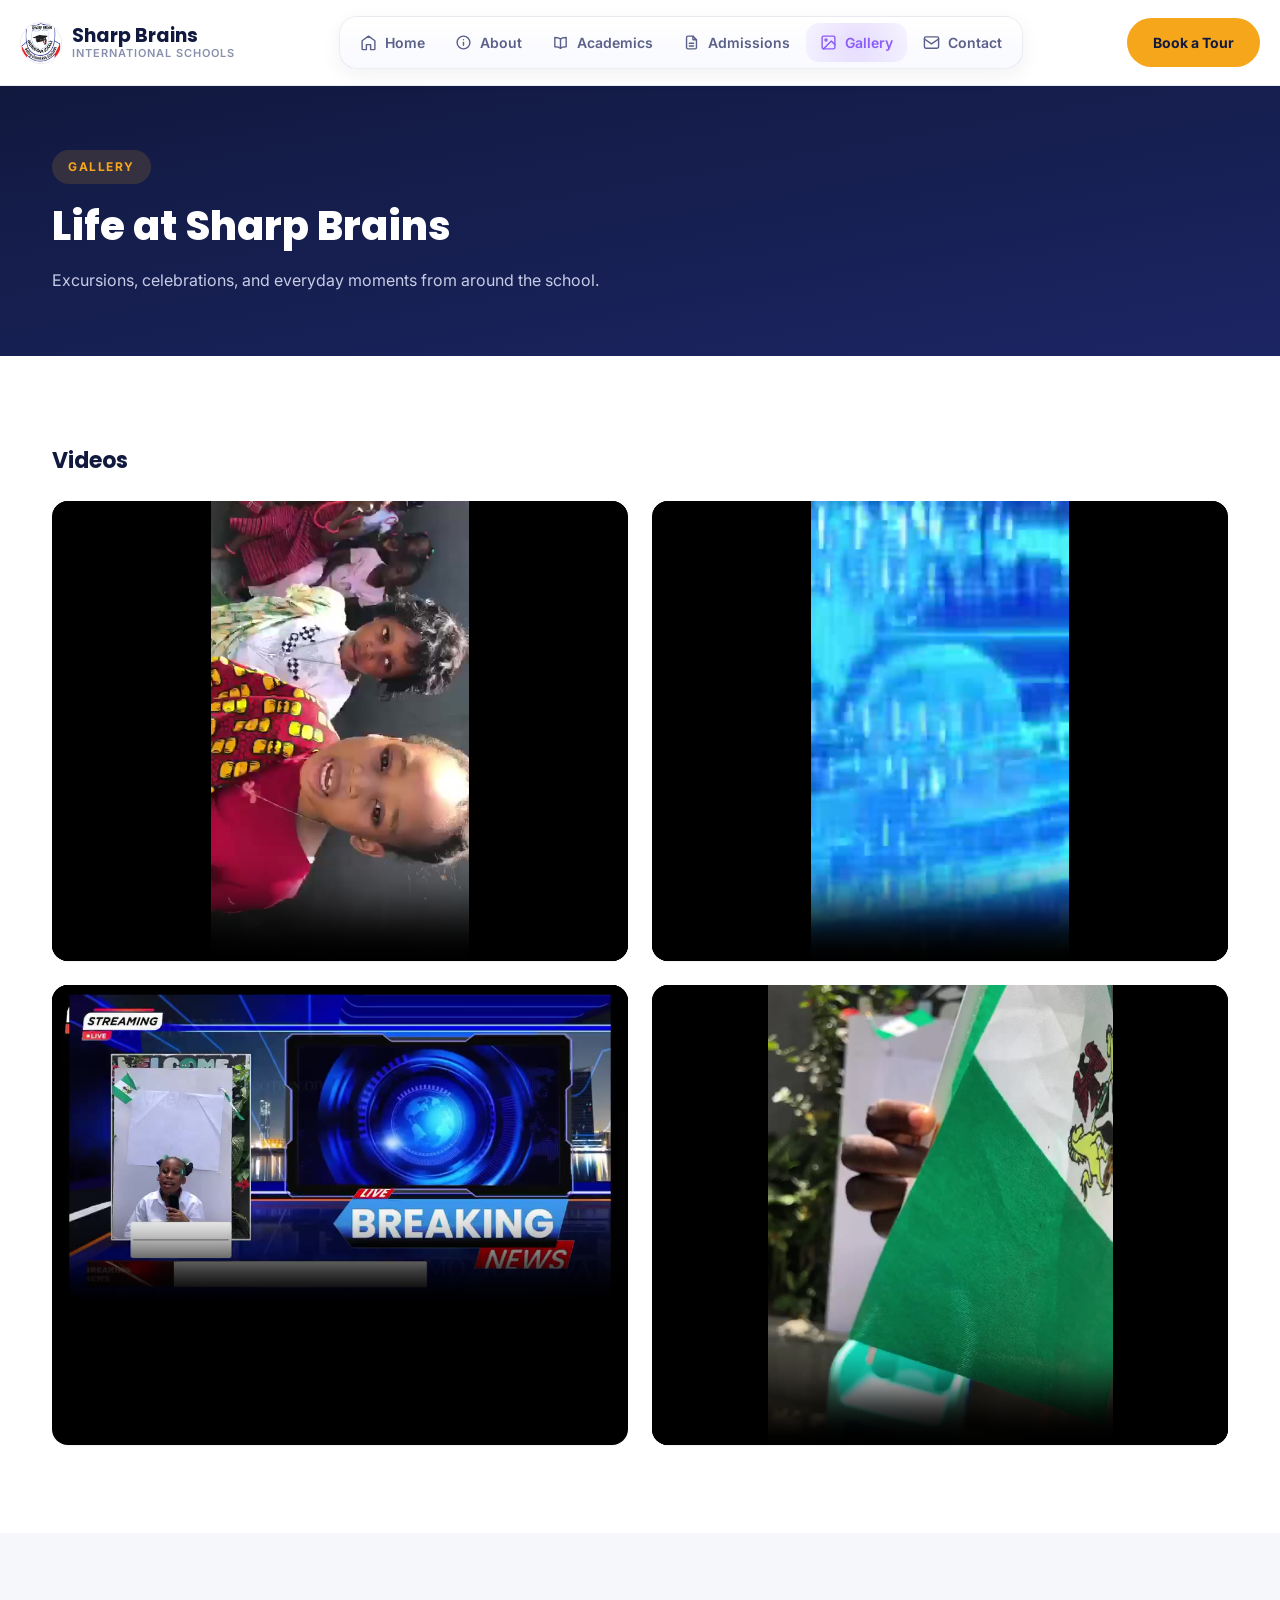
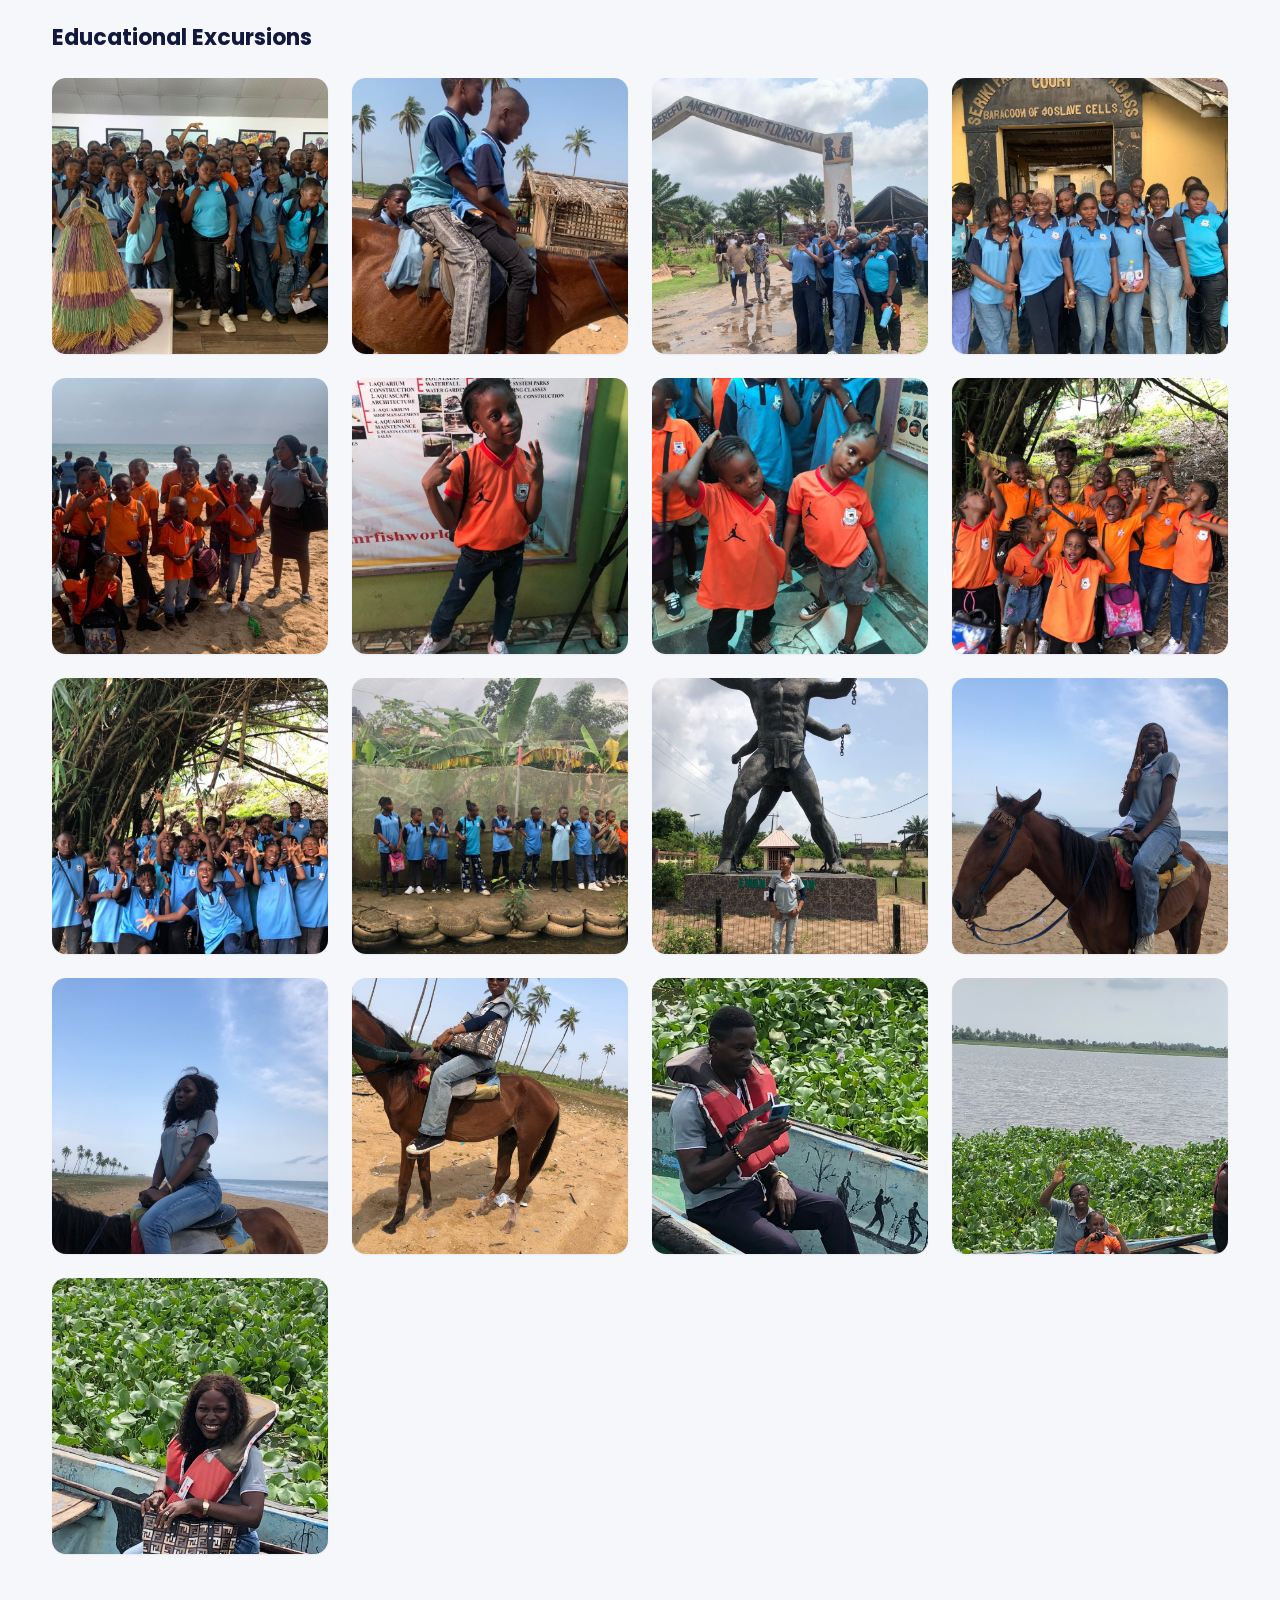
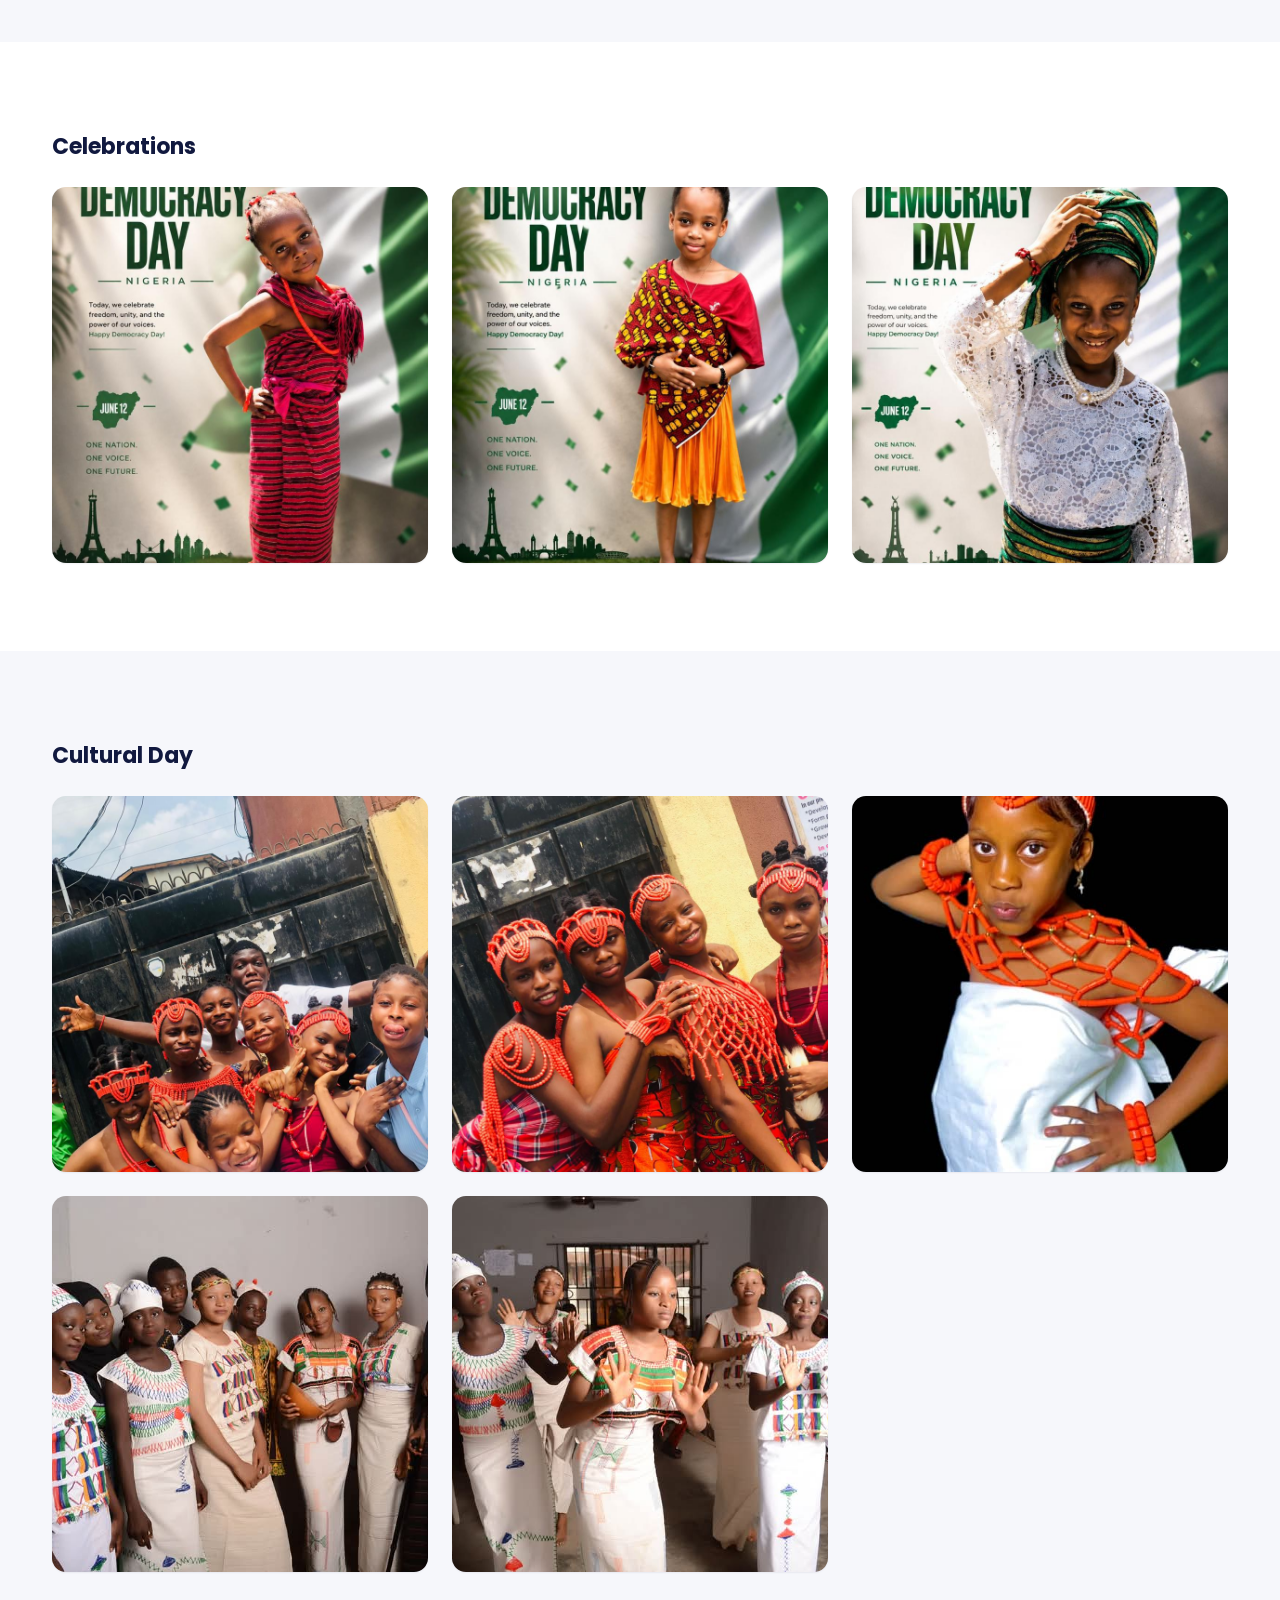
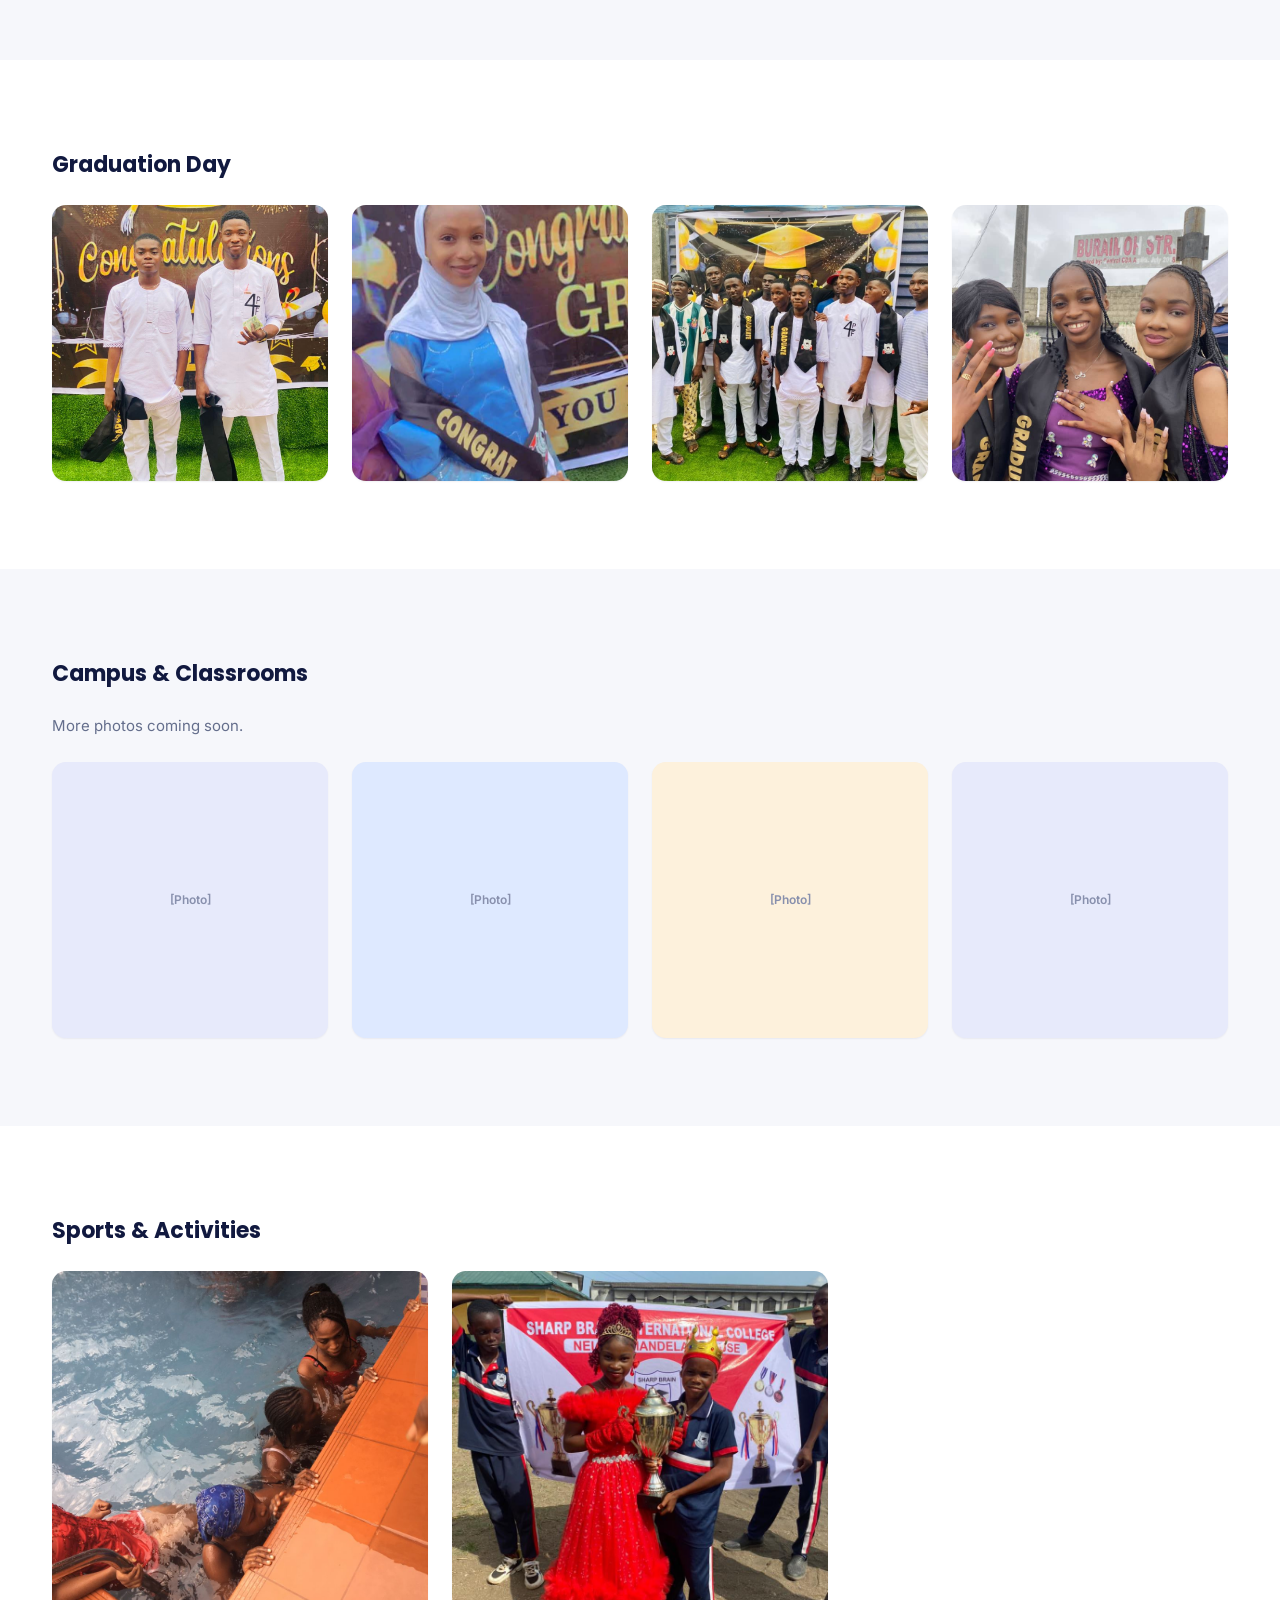
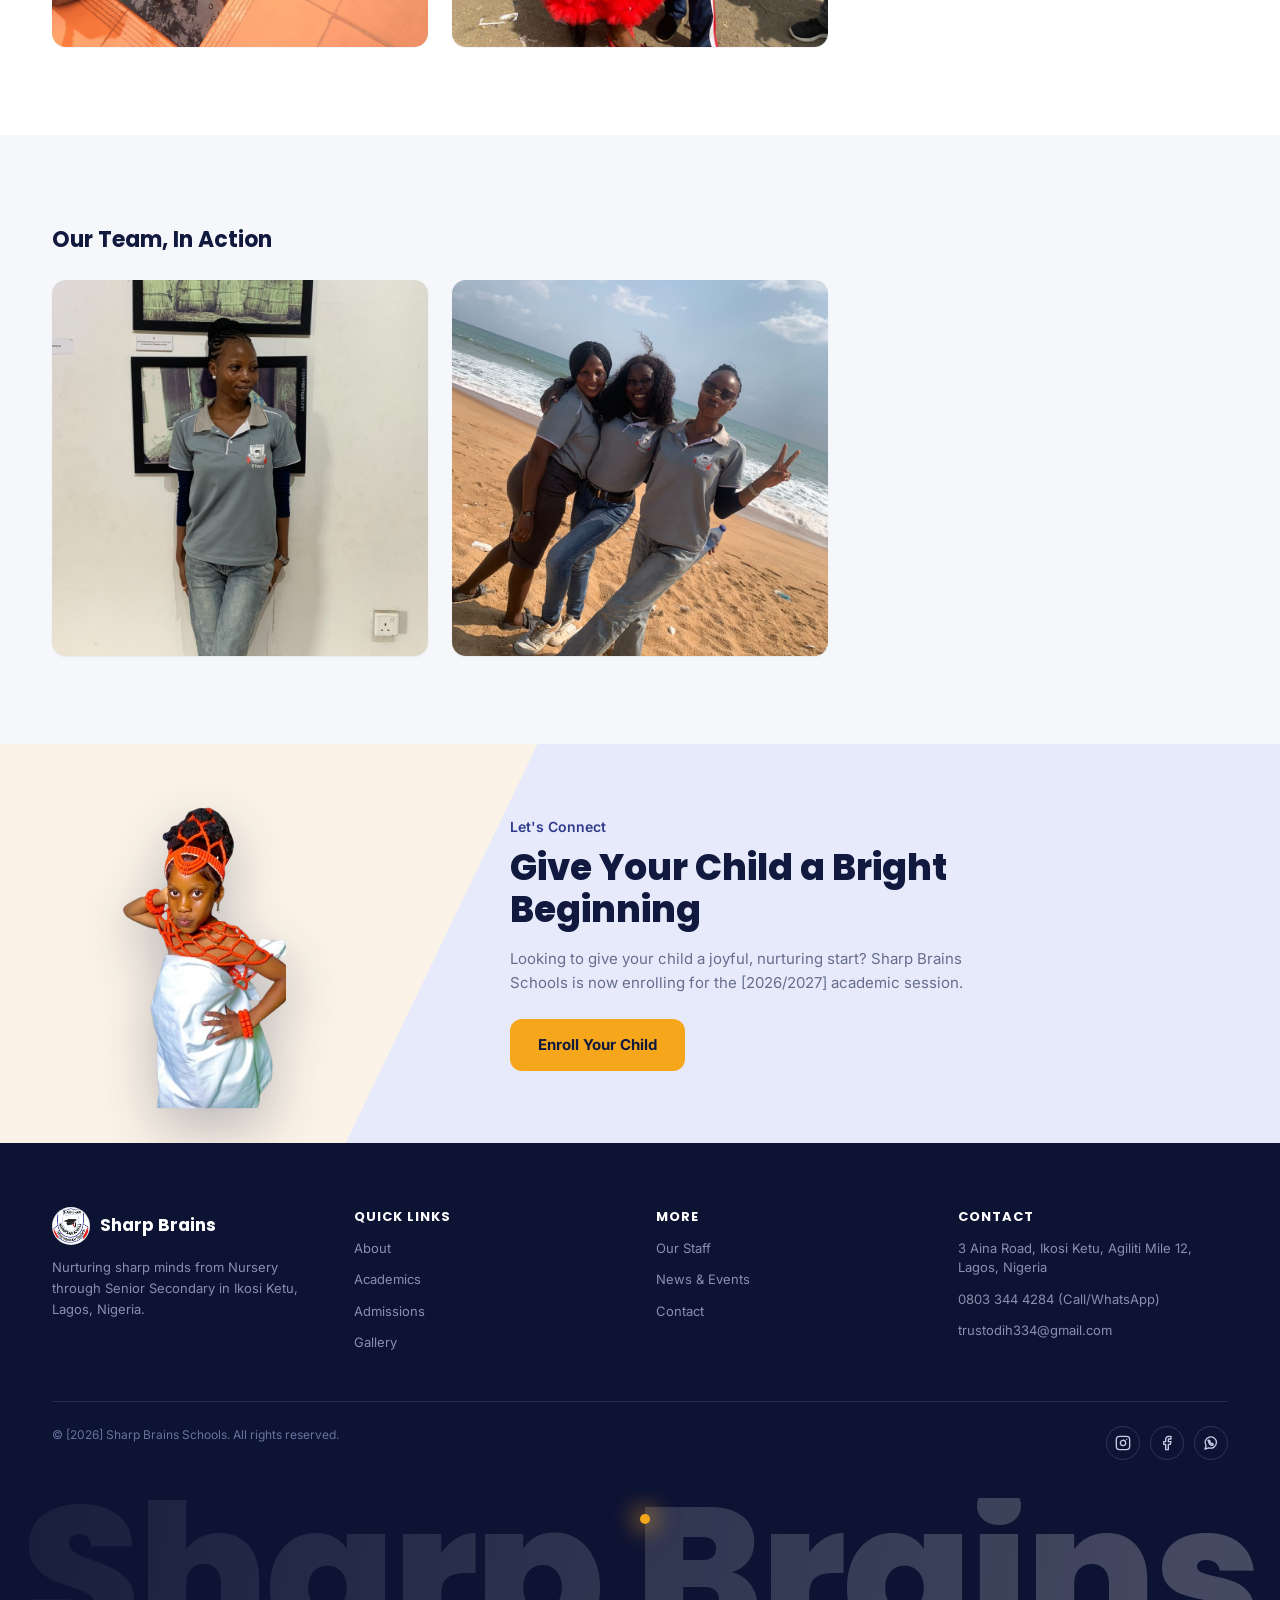
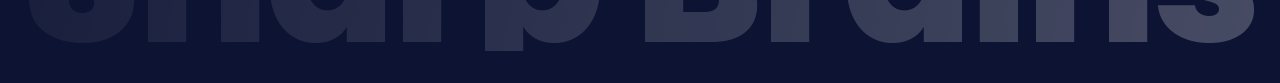
<file: gallery.html>
<!doctype html>
<html lang="en">
<head>
<meta charset="utf-8">
<meta name="viewport" content="width=device-width, initial-scale=1">
<title>Gallery | Sharp Brains Schools</title>
<meta name="description" content="Photos of campus life, classrooms, sports, and events at Sharp Brains Schools.">
<link rel="preconnect" href="https://fonts.googleapis.com">
<link rel="stylesheet" href="https://fonts.googleapis.com/css2?family=Poppins:wght@600;700;800&family=Inter:wght@400;500;600;700&display=swap">
<link rel="stylesheet" href="assets/styles.css">
</head>
<body>
<header class="site-header">
  <div class="container nav-row">
    <a href="index.html" class="brand">
      <img src="assets/logo.jpg" alt="Sharp Brain International Schools logo" class="brand-mark">
      <div class="brand-text">
        <span class="name">Sharp Brains</span>
        <span class="sub">INTERNATIONAL SCHOOLS</span>
      </div>
    </a>
    <button class="nav-toggle" aria-label="Toggle menu">&#9776;</button>
    <nav class="nav-links glow-nav">
        <a href="index.html" class="glow-link" style="--glow:radial-gradient(circle, #3B82F633 0%, #3B82F614 50%, transparent 100%);--accent:#3B82F6;"><svg class="nav-icon" viewBox="0 0 24 24" fill="none" stroke="currentColor" stroke-width="2" stroke-linecap="round" stroke-linejoin="round"><path d="M3 9.5 12 3l9 6.5V21a1 1 0 0 1-1 1h-5v-7H9v7H4a1 1 0 0 1-1-1V9.5Z"/></svg><span>Home</span></a>
        <a href="about.html" class="glow-link" style="--glow:radial-gradient(circle, #F9731633 0%, #F9731614 50%, transparent 100%);--accent:#F97316;"><svg class="nav-icon" viewBox="0 0 24 24" fill="none" stroke="currentColor" stroke-width="2" stroke-linecap="round" stroke-linejoin="round"><circle cx="12" cy="12" r="9"/><path d="M12 16v-4"/><path d="M12 8h.01"/></svg><span>About</span></a>
        <a href="academics.html" class="glow-link" style="--glow:radial-gradient(circle, #22C55E33 0%, #22C55E14 50%, transparent 100%);--accent:#22C55E;"><svg class="nav-icon" viewBox="0 0 24 24" fill="none" stroke="currentColor" stroke-width="2" stroke-linecap="round" stroke-linejoin="round"><path d="M12 7c-2-2-5-2-8-2v13c3 0 6 0 8 2 2-2 5-2 8-2V5c-3 0-6 0-8 2Z"/><path d="M12 7v13"/></svg><span>Academics</span></a>
        <a href="admissions.html" class="glow-link" style="--glow:radial-gradient(circle, #EF444433 0%, #EF444414 50%, transparent 100%);--accent:#EF4444;"><svg class="nav-icon" viewBox="0 0 24 24" fill="none" stroke="currentColor" stroke-width="2" stroke-linecap="round" stroke-linejoin="round"><path d="M14 3H7a2 2 0 0 0-2 2v14a2 2 0 0 0 2 2h10a2 2 0 0 0 2-2V8l-5-5Z"/><path d="M14 3v5h5"/><path d="M9 13h6"/><path d="M9 17h6"/></svg><span>Admissions</span></a>
        <a href="gallery.html" class="glow-link active" style="--glow:radial-gradient(circle, #8B5CF633 0%, #8B5CF614 50%, transparent 100%);--accent:#8B5CF6;"><svg class="nav-icon" viewBox="0 0 24 24" fill="none" stroke="currentColor" stroke-width="2" stroke-linecap="round" stroke-linejoin="round"><rect x="3" y="3" width="18" height="18" rx="2"/><circle cx="8.5" cy="8.5" r="1.5"/><path d="m21 15-5-5L5 21"/></svg><span>Gallery</span></a>
        <a href="contact.html" class="glow-link" style="--glow:radial-gradient(circle, #06B6D433 0%, #06B6D414 50%, transparent 100%);--accent:#06B6D4;"><svg class="nav-icon" viewBox="0 0 24 24" fill="none" stroke="currentColor" stroke-width="2" stroke-linecap="round" stroke-linejoin="round"><rect x="2" y="4" width="20" height="16" rx="2"/><path d="m2 7 10 7 10-7"/></svg><span>Contact</span></a>
    </nav>
    <a href="admissions.html" class="btn btn-amber">Book a Tour</a>
  </div>
</header>

<section class="page-banner">
  <div class="container">
    <span class="eyebrow">GALLERY</span>
    <h1 style="color:#fff;font-size:40px;font-weight:800;padding-top:12px;">Life at Sharp Brains</h1>
    <p style="color:#C7CCE6;max-width:560px;padding-top:12px;font-size:16px;">Excursions, celebrations, and everyday moments from around the school.</p>
  </div>
</section>

<section class="section">
  <div class="container">
    <h2 style="font-size:22px;padding-bottom:24px;">Videos</h2>
    <div class="grid grid-2">
      <div class="video-card">
        <video controls preload="metadata" poster="assets/videos/video-01-poster.jpg">
          <source src="assets/videos/video-01.mp4" type="video/mp4">
        </video>
      </div>
      <div class="video-card">
        <video controls preload="metadata" poster="assets/videos/video-02-poster.jpg">
          <source src="assets/videos/video-02.mp4" type="video/mp4">
        </video>
      </div>
      <div class="video-card">
        <video controls preload="metadata" poster="assets/videos/video-03-poster.jpg">
          <source src="assets/videos/video-03.mp4" type="video/mp4">
        </video>
      </div>
      <div class="video-card">
        <video controls preload="metadata" poster="assets/videos/video-04-poster.jpg">
          <source src="assets/videos/video-04.mp4" type="video/mp4">
        </video>
      </div>
    </div>
  </div>
</section>

<section class="section section-alt">
  <div class="container">
    <h2 style="font-size:22px;padding-bottom:24px;">Educational Excursions</h2>
    <div class="grid grid-4">
      <div class="gallery-item" style="overflow:hidden;"><img src="assets/gallery/trip-01-museum-group.jpg" alt="Sharp Brains students on an educational excursion" style="width:100%;height:100%;object-fit:cover;"></div>
      <div class="gallery-item" style="overflow:hidden;"><img src="assets/gallery/trip-02-horse-ride.jpg" alt="Sharp Brains students on an educational excursion" style="width:100%;height:100%;object-fit:cover;"></div>
      <div class="gallery-item" style="overflow:hidden;"><img src="assets/gallery/trip-03-badagry-gate.jpg" alt="Sharp Brains students on an educational excursion" style="width:100%;height:100%;object-fit:cover;"></div>
      <div class="gallery-item" style="overflow:hidden;"><img src="assets/gallery/trip-04-baracoon-group.jpg" alt="Sharp Brains students on an educational excursion" style="width:100%;height:100%;object-fit:cover;"></div>
      <div class="gallery-item" style="overflow:hidden;"><img src="assets/gallery/trip-05-beach-group.jpg" alt="Sharp Brains students on an educational excursion" style="width:100%;height:100%;object-fit:cover;"></div>
      <div class="gallery-item" style="overflow:hidden;"><img src="assets/gallery/trip-06-aquarium-visit.jpg" alt="Sharp Brains students on an educational excursion" style="width:100%;height:100%;object-fit:cover;"></div>
      <div class="gallery-item" style="overflow:hidden;"><img src="assets/gallery/trip-07-indoor-group.jpg" alt="Sharp Brains students on an educational excursion" style="width:100%;height:100%;object-fit:cover;"></div>
      <div class="gallery-item" style="overflow:hidden;"><img src="assets/gallery/trip-08-bamboo-forest-a.jpg" alt="Sharp Brains students on an educational excursion" style="width:100%;height:100%;object-fit:cover;"></div>
      <div class="gallery-item" style="overflow:hidden;"><img src="assets/gallery/trip-08-bamboo-forest-b.jpg" alt="Sharp Brains students on an educational excursion" style="width:100%;height:100%;object-fit:cover;"></div>
      <div class="gallery-item" style="overflow:hidden;"><img src="assets/gallery/trip-09-pond-lineup.jpg" alt="Sharp Brains students on an educational excursion" style="width:100%;height:100%;object-fit:cover;"></div>
      <div class="gallery-item" style="overflow:hidden;"><img src="assets/gallery/trip-10-badagry-monument.jpg" alt="Sharp Brains students on an educational excursion" style="width:100%;height:100%;object-fit:cover;"></div>
      <div class="gallery-item" style="overflow:hidden;"><img src="assets/gallery/trip-11-horse-ride-b.jpg" alt="Sharp Brains students on an educational excursion" style="width:100%;height:100%;object-fit:cover;"></div>
      <div class="gallery-item" style="overflow:hidden;"><img src="assets/gallery/trip-12-horse-ride-c.jpg" alt="Sharp Brains students on an educational excursion" style="width:100%;height:100%;object-fit:cover;"></div>
      <div class="gallery-item" style="overflow:hidden;"><img src="assets/gallery/trip-13-horse-ride-d.jpg" alt="Sharp Brains students on an educational excursion" style="width:100%;height:100%;object-fit:cover;"></div>
      <div class="gallery-item" style="overflow:hidden;"><img src="assets/gallery/trip-14-boat-ride-a.jpg" alt="Sharp Brains students on an educational excursion" style="width:100%;height:100%;object-fit:cover;"></div>
      <div class="gallery-item" style="overflow:hidden;"><img src="assets/gallery/trip-15-boat-ride-b.jpg" alt="Sharp Brains students on an educational excursion" style="width:100%;height:100%;object-fit:cover;"></div>
      <div class="gallery-item" style="overflow:hidden;"><img src="assets/gallery/trip-16-boat-ride-c.jpg" alt="Sharp Brains students on an educational excursion" style="width:100%;height:100%;object-fit:cover;"></div>
    </div>
  </div>
</section>

<section class="section">
  <div class="container">
    <h2 style="font-size:22px;padding-bottom:24px;">Celebrations</h2>
    <div class="grid grid-3">
      <div class="gallery-item" style="overflow:hidden;"><img src="assets/gallery/event-democracy-day-1.jpg" alt="Sharp Brains students celebrating Democracy Day" style="width:100%;height:100%;object-fit:cover;"></div>
      <div class="gallery-item" style="overflow:hidden;"><img src="assets/gallery/event-democracy-day-2.jpg" alt="Sharp Brains students celebrating Democracy Day" style="width:100%;height:100%;object-fit:cover;"></div>
      <div class="gallery-item" style="overflow:hidden;"><img src="assets/gallery/event-democracy-day-3.jpg" alt="Sharp Brains students celebrating Democracy Day" style="width:100%;height:100%;object-fit:cover;"></div>
    </div>
  </div>
</section>

<section class="section section-alt">
  <div class="container">
    <h2 style="font-size:22px;padding-bottom:24px;">Cultural Day</h2>
    <div class="grid grid-3">
      <div class="gallery-item" style="overflow:hidden;"><img src="assets/gallery/culture-01-group-gate.jpg" alt="Sharp Brains students in traditional attire on Cultural Day" style="width:100%;height:100%;object-fit:cover;"></div>
      <div class="gallery-item" style="overflow:hidden;"><img src="assets/gallery/culture-02-four-girls.jpg" alt="Sharp Brains students in traditional attire on Cultural Day" style="width:100%;height:100%;object-fit:cover;"></div>
      <div class="gallery-item" style="overflow:hidden;"><img src="assets/gallery/culture-03-studio-girl.jpg" alt="Sharp Brains students in traditional attire on Cultural Day" style="width:100%;height:100%;object-fit:cover;"></div>
      <div class="gallery-item" style="overflow:hidden;"><img src="assets/gallery/culture-04-group-indoor.jpg" alt="Sharp Brains students in traditional attire on Cultural Day" style="width:100%;height:100%;object-fit:cover;"></div>
      <div class="gallery-item" style="overflow:hidden;"><img src="assets/gallery/culture-05-dance.jpg" alt="Sharp Brains students in traditional attire on Cultural Day" style="width:100%;height:100%;object-fit:cover;"></div>
    </div>
  </div>
</section>

<section class="section">
  <div class="container">
    <h2 style="font-size:22px;padding-bottom:24px;">Graduation Day</h2>
    <div class="grid grid-4">
      <div class="gallery-item" style="overflow:hidden;"><img src="assets/gallery/grad-01-boys-native.jpg" alt="Sharp Brains graduation day" style="width:100%;height:100%;object-fit:cover;"></div>
      <div class="gallery-item" style="overflow:hidden;"><img src="assets/gallery/grad-02-girl-sash.jpg" alt="Sharp Brains graduation day" style="width:100%;height:100%;object-fit:cover;"></div>
      <div class="gallery-item" style="overflow:hidden;"><img src="assets/gallery/grad-03-boys-group.jpg" alt="Sharp Brains graduation day" style="width:100%;height:100%;object-fit:cover;"></div>
      <div class="gallery-item" style="overflow:hidden;"><img src="assets/gallery/grad-04-girls-purple.jpg" alt="Sharp Brains graduation day" style="width:100%;height:100%;object-fit:cover;"></div>
    </div>
  </div>
</section>

<section class="section section-alt">
  <div class="container">
    <h2 style="font-size:22px;padding-bottom:24px;">Campus &amp; Classrooms</h2>
    <p class="muted" style="padding-bottom:24px;">More photos coming soon.</p>
    <div class="grid grid-4">
      <div class="gallery-item" style="background:#E7EAFB;display:flex;align-items:center;justify-content:center;color:var(--muted-2);font-size:12px;font-weight:600;">[Photo]</div>
      <div class="gallery-item" style="background:#DEE9FF;display:flex;align-items:center;justify-content:center;color:var(--muted-2);font-size:12px;font-weight:600;">[Photo]</div>
      <div class="gallery-item" style="background:#FDF1DC;display:flex;align-items:center;justify-content:center;color:var(--muted-2);font-size:12px;font-weight:600;">[Photo]</div>
      <div class="gallery-item" style="background:#E7EAFB;display:flex;align-items:center;justify-content:center;color:var(--muted-2);font-size:12px;font-weight:600;">[Photo]</div>
    </div>
  </div>
</section>

<section class="section">
  <div class="container">
    <h2 style="font-size:22px;padding-bottom:24px;">Sports &amp; Activities</h2>
    <div class="grid grid-3">
      <div class="gallery-item" style="overflow:hidden;"><img src="assets/gallery/sports-01-pool.jpg" alt="Sharp Brains students in sports and pool activities" style="width:100%;height:100%;object-fit:cover;"></div>
      <div class="gallery-item" style="overflow:hidden;"><img src="assets/gallery/sports-02-house-trophy.jpg" alt="Sharp Brains students in sports and pool activities" style="width:100%;height:100%;object-fit:cover;"></div>
    </div>
  </div>
</section>

<section class="section section-alt">
  <div class="container">
    <h2 style="font-size:22px;padding-bottom:24px;">Our Team, In Action</h2>
    <div class="grid grid-3">
      <div class="gallery-item" style="overflow:hidden;"><img src="assets/gallery/staff-01-gallery-visit.jpg" alt="Sharp Brains staff on an excursion" style="width:100%;height:100%;object-fit:cover;"></div>
      <div class="gallery-item" style="overflow:hidden;"><img src="assets/gallery/staff-02-beach.jpg" alt="Sharp Brains staff on an excursion" style="width:100%;height:100%;object-fit:cover;"></div>
    </div>
  </div>
</section>
<section class="cta-split">
  <div class="cta-split-photo">
    <img src="assets/gallery/cutout-cultural-day-girl.png" alt="Sharp Brains pupil in traditional Cultural Day attire">
  </div>
  <div class="container cta-split-inner">
    <div class="cta-split-text">
      <span class="cta-eyebrow">Let's Connect</span>
      <h2>Give Your Child a Bright Beginning</h2>
      <p>Looking to give your child a joyful, nurturing start? Sharp Brains Schools is now enrolling for the [2026/2027] academic session.</p>
      <a href="admissions.html" class="btn-cta-orange">Enroll Your Child</a>
    </div>
  </div>
</section>

<footer class="site-footer">
  <div class="container">
    <div class="footer-cols">
      <div class="footer-col">
        <div class="brand">
          <img src="assets/logo.jpg" alt="Sharp Brain International Schools logo" class="brand-mark" style="width:38px;height:38px;">
          <span style="font-family:'Poppins';font-weight:700;font-size:17px;color:#fff;">Sharp Brains</span>
        </div>
        <p style="font-size:13px;line-height:1.6;color:#8890AD;">Nurturing sharp minds from Nursery through Senior Secondary in Ikosi Ketu, Lagos, Nigeria.</p>
      </div>
      <div class="footer-col">
        <h4>QUICK LINKS</h4>
        <a href="about.html">About</a>
        <a href="academics.html">Academics</a>
        <a href="admissions.html">Admissions</a>
        <a href="gallery.html">Gallery</a>
      </div>
      <div class="footer-col">
        <h4>MORE</h4>
        <a href="staff.html">Our Staff</a>
        <a href="news.html">News &amp; Events</a>
        <a href="contact.html">Contact</a>
      </div>
      <div class="footer-col">
        <h4>CONTACT</h4>
        <span>3 Aina Road, Ikosi Ketu, Agiliti Mile 12, Lagos, Nigeria</span>
        <span>0803 344 4284 (Call/WhatsApp)</span>
        <span>trustodih334@gmail.com</span>
      </div>
    </div>
    <div class="footer-bottom">
      <span>&copy; [2026] Sharp Brains Schools. All rights reserved.</span>
      <div class="social-row">
        <span class="social-btn" aria-label="Instagram"><svg width="16" height="16" viewBox="0 0 24 24" fill="none" stroke="currentColor" stroke-width="2" stroke-linecap="round" stroke-linejoin="round"><rect x="2" y="2" width="20" height="20" rx="5"/><path d="M16 11.37a4 4 0 1 1-7.914 1.173A4 4 0 0 1 16 11.37z"/><path d="M17.5 6.5h.01"/></svg></span>
        <a class="social-btn" href="https://www.facebook.com/p/SharpBrains-Intl-College-100043473537283/" target="_blank" rel="noopener" aria-label="Facebook"><svg width="16" height="16" viewBox="0 0 24 24" fill="none" stroke="currentColor" stroke-width="2" stroke-linecap="round" stroke-linejoin="round"><path d="M18 2h-3a5 5 0 0 0-5 5v3H7v4h3v8h4v-8h3l1-4h-4V7a1 1 0 0 1 1-1h3z"/></svg></a>
        <span class="social-btn" aria-label="WhatsApp"><svg width="16" height="16" viewBox="0 0 24 24" fill="none" stroke="currentColor" stroke-width="2" stroke-linecap="round" stroke-linejoin="round"><path d="M3 21l1.65-4.95A8.5 8.5 0 1 1 8.95 19.3z"/><path d="M8.5 9.5c0 3.5 2.5 6 6 6 .5 0 .9-.5.8-1l-.3-1.3a.8.8 0 0 0-.9-.6l-1.3.3a5 5 0 0 1-2.7-2.7l.3-1.3a.8.8 0 0 0-.6-.9L8.5 7.7c-.5-.1-1 .3-1 .8z"/></svg></span>
      </div>
    </div>
  </div>
  <div class="footer-wordmark-wrap" data-reveal>
    <span class="footer-glow-dot"></span>
    <span class="footer-wordmark">Sharp Brains</span>
  </div>
</footer>
<script src="assets/main.js"></script>
<script src="assets/footer-reveal.js"></script>
</body>
</html>
</file>
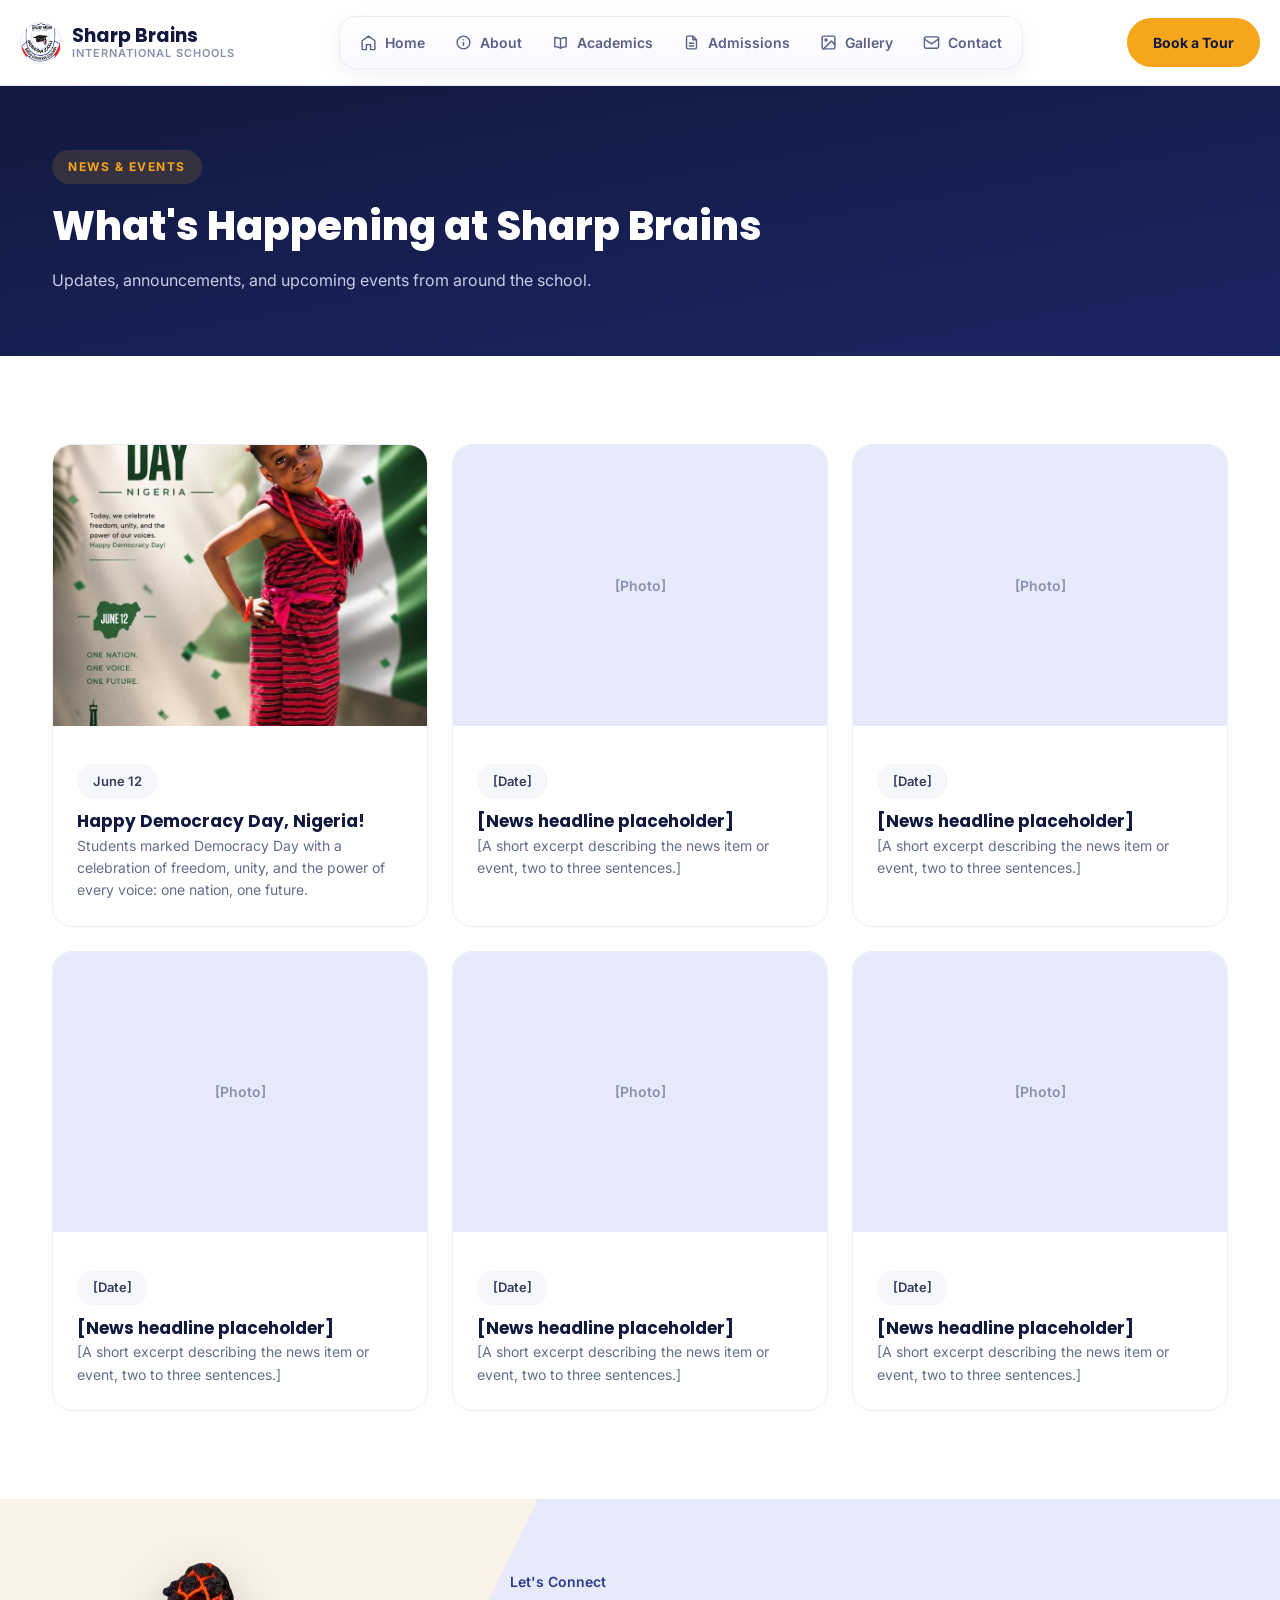
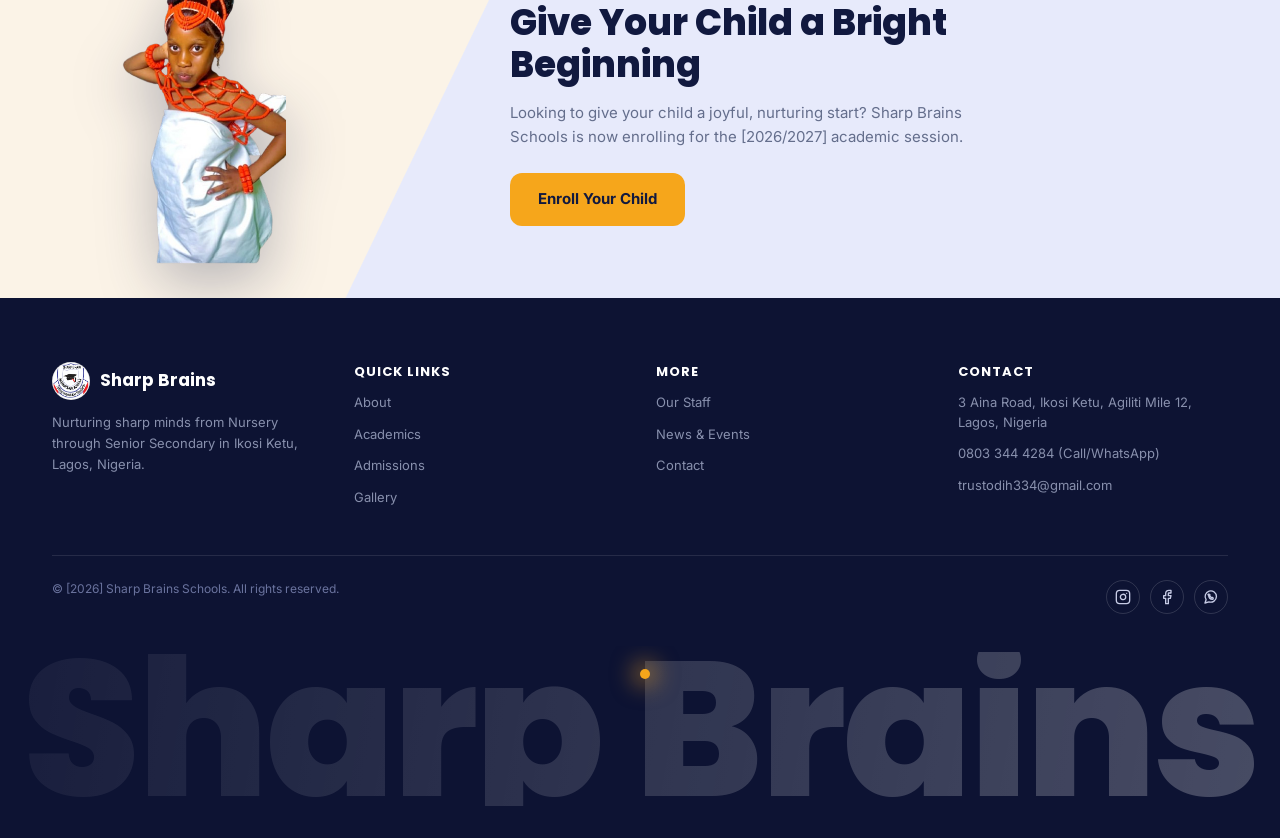
<file: news.html>
<!doctype html>
<html lang="en">
<head>
<meta charset="utf-8">
<meta name="viewport" content="width=device-width, initial-scale=1">
<title>News & Events | Sharp Brains Schools</title>
<meta name="description" content="Latest news, announcements, and upcoming events at Sharp Brains Schools.">
<link rel="preconnect" href="https://fonts.googleapis.com">
<link rel="stylesheet" href="https://fonts.googleapis.com/css2?family=Poppins:wght@600;700;800&family=Inter:wght@400;500;600;700&display=swap">
<link rel="stylesheet" href="assets/styles.css">
</head>
<body>
<header class="site-header">
  <div class="container nav-row">
    <a href="index.html" class="brand">
      <img src="assets/logo.jpg" alt="Sharp Brain International Schools logo" class="brand-mark">
      <div class="brand-text">
        <span class="name">Sharp Brains</span>
        <span class="sub">INTERNATIONAL SCHOOLS</span>
      </div>
    </a>
    <button class="nav-toggle" aria-label="Toggle menu">&#9776;</button>
    <nav class="nav-links glow-nav">
        <a href="index.html" class="glow-link" style="--glow:radial-gradient(circle, #3B82F633 0%, #3B82F614 50%, transparent 100%);--accent:#3B82F6;"><svg class="nav-icon" viewBox="0 0 24 24" fill="none" stroke="currentColor" stroke-width="2" stroke-linecap="round" stroke-linejoin="round"><path d="M3 9.5 12 3l9 6.5V21a1 1 0 0 1-1 1h-5v-7H9v7H4a1 1 0 0 1-1-1V9.5Z"/></svg><span>Home</span></a>
        <a href="about.html" class="glow-link" style="--glow:radial-gradient(circle, #F9731633 0%, #F9731614 50%, transparent 100%);--accent:#F97316;"><svg class="nav-icon" viewBox="0 0 24 24" fill="none" stroke="currentColor" stroke-width="2" stroke-linecap="round" stroke-linejoin="round"><circle cx="12" cy="12" r="9"/><path d="M12 16v-4"/><path d="M12 8h.01"/></svg><span>About</span></a>
        <a href="academics.html" class="glow-link" style="--glow:radial-gradient(circle, #22C55E33 0%, #22C55E14 50%, transparent 100%);--accent:#22C55E;"><svg class="nav-icon" viewBox="0 0 24 24" fill="none" stroke="currentColor" stroke-width="2" stroke-linecap="round" stroke-linejoin="round"><path d="M12 7c-2-2-5-2-8-2v13c3 0 6 0 8 2 2-2 5-2 8-2V5c-3 0-6 0-8 2Z"/><path d="M12 7v13"/></svg><span>Academics</span></a>
        <a href="admissions.html" class="glow-link" style="--glow:radial-gradient(circle, #EF444433 0%, #EF444414 50%, transparent 100%);--accent:#EF4444;"><svg class="nav-icon" viewBox="0 0 24 24" fill="none" stroke="currentColor" stroke-width="2" stroke-linecap="round" stroke-linejoin="round"><path d="M14 3H7a2 2 0 0 0-2 2v14a2 2 0 0 0 2 2h10a2 2 0 0 0 2-2V8l-5-5Z"/><path d="M14 3v5h5"/><path d="M9 13h6"/><path d="M9 17h6"/></svg><span>Admissions</span></a>
        <a href="gallery.html" class="glow-link" style="--glow:radial-gradient(circle, #8B5CF633 0%, #8B5CF614 50%, transparent 100%);--accent:#8B5CF6;"><svg class="nav-icon" viewBox="0 0 24 24" fill="none" stroke="currentColor" stroke-width="2" stroke-linecap="round" stroke-linejoin="round"><rect x="3" y="3" width="18" height="18" rx="2"/><circle cx="8.5" cy="8.5" r="1.5"/><path d="m21 15-5-5L5 21"/></svg><span>Gallery</span></a>
        <a href="contact.html" class="glow-link" style="--glow:radial-gradient(circle, #06B6D433 0%, #06B6D414 50%, transparent 100%);--accent:#06B6D4;"><svg class="nav-icon" viewBox="0 0 24 24" fill="none" stroke="currentColor" stroke-width="2" stroke-linecap="round" stroke-linejoin="round"><rect x="2" y="4" width="20" height="16" rx="2"/><path d="m2 7 10 7 10-7"/></svg><span>Contact</span></a>
    </nav>
    <a href="admissions.html" class="btn btn-amber">Book a Tour</a>
  </div>
</header>

<section class="page-banner">
  <div class="container">
    <span class="eyebrow">NEWS &amp; EVENTS</span>
    <h1 style="color:#fff;font-size:40px;font-weight:800;padding-top:12px;">What's Happening at Sharp Brains</h1>
    <p style="color:#C7CCE6;max-width:560px;padding-top:12px;font-size:16px;">Updates, announcements, and upcoming events from around the school.</p>
  </div>
</section>

<section class="section">
  <div class="container grid grid-3">
    <div class="card" style="padding:0;overflow:hidden;">
      <img src="assets/gallery/event-democracy-day-1.jpg" alt="Sharp Brains Democracy Day celebration" style="width:100%;aspect-ratio:4/3;object-fit:cover;">
      <div style="padding:24px;">
        <span class="tag">June 12</span>
        <h3 style="font-size:17px;padding-top:10px;">Happy Democracy Day, Nigeria!</h3>
        <p class="muted" style="font-size:14px;">Students marked Democracy Day with a celebration of freedom, unity, and the power of every voice: one nation, one future.</p>
      </div>
    </div>
    <div class="card" style="padding:0;overflow:hidden;">
      <div class="placeholder-block light" style="aspect-ratio:4/3;border-radius:0;">[Photo]</div>
      <div style="padding:24px;">
        <span class="tag">[Date]</span>
        <h3 style="font-size:17px;padding-top:10px;">[News headline placeholder]</h3>
        <p class="muted" style="font-size:14px;">[A short excerpt describing the news item or event, two to three sentences.]</p>
      </div>
    </div>
    <div class="card" style="padding:0;overflow:hidden;">
      <div class="placeholder-block light" style="aspect-ratio:4/3;border-radius:0;">[Photo]</div>
      <div style="padding:24px;">
        <span class="tag">[Date]</span>
        <h3 style="font-size:17px;padding-top:10px;">[News headline placeholder]</h3>
        <p class="muted" style="font-size:14px;">[A short excerpt describing the news item or event, two to three sentences.]</p>
      </div>
    </div>
    <div class="card" style="padding:0;overflow:hidden;">
      <div class="placeholder-block light" style="aspect-ratio:4/3;border-radius:0;">[Photo]</div>
      <div style="padding:24px;">
        <span class="tag">[Date]</span>
        <h3 style="font-size:17px;padding-top:10px;">[News headline placeholder]</h3>
        <p class="muted" style="font-size:14px;">[A short excerpt describing the news item or event, two to three sentences.]</p>
      </div>
    </div>
    <div class="card" style="padding:0;overflow:hidden;">
      <div class="placeholder-block light" style="aspect-ratio:4/3;border-radius:0;">[Photo]</div>
      <div style="padding:24px;">
        <span class="tag">[Date]</span>
        <h3 style="font-size:17px;padding-top:10px;">[News headline placeholder]</h3>
        <p class="muted" style="font-size:14px;">[A short excerpt describing the news item or event, two to three sentences.]</p>
      </div>
    </div>
    <div class="card" style="padding:0;overflow:hidden;">
      <div class="placeholder-block light" style="aspect-ratio:4/3;border-radius:0;">[Photo]</div>
      <div style="padding:24px;">
        <span class="tag">[Date]</span>
        <h3 style="font-size:17px;padding-top:10px;">[News headline placeholder]</h3>
        <p class="muted" style="font-size:14px;">[A short excerpt describing the news item or event, two to three sentences.]</p>
      </div>
    </div>
  </div>
</section>
<section class="cta-split">
  <div class="cta-split-photo">
    <img src="assets/gallery/cutout-cultural-day-girl.png" alt="Sharp Brains pupil in traditional Cultural Day attire">
  </div>
  <div class="container cta-split-inner">
    <div class="cta-split-text">
      <span class="cta-eyebrow">Let's Connect</span>
      <h2>Give Your Child a Bright Beginning</h2>
      <p>Looking to give your child a joyful, nurturing start? Sharp Brains Schools is now enrolling for the [2026/2027] academic session.</p>
      <a href="admissions.html" class="btn-cta-orange">Enroll Your Child</a>
    </div>
  </div>
</section>

<footer class="site-footer">
  <div class="container">
    <div class="footer-cols">
      <div class="footer-col">
        <div class="brand">
          <img src="assets/logo.jpg" alt="Sharp Brain International Schools logo" class="brand-mark" style="width:38px;height:38px;">
          <span style="font-family:'Poppins';font-weight:700;font-size:17px;color:#fff;">Sharp Brains</span>
        </div>
        <p style="font-size:13px;line-height:1.6;color:#8890AD;">Nurturing sharp minds from Nursery through Senior Secondary in Ikosi Ketu, Lagos, Nigeria.</p>
      </div>
      <div class="footer-col">
        <h4>QUICK LINKS</h4>
        <a href="about.html">About</a>
        <a href="academics.html">Academics</a>
        <a href="admissions.html">Admissions</a>
        <a href="gallery.html">Gallery</a>
      </div>
      <div class="footer-col">
        <h4>MORE</h4>
        <a href="staff.html">Our Staff</a>
        <a href="news.html">News &amp; Events</a>
        <a href="contact.html">Contact</a>
      </div>
      <div class="footer-col">
        <h4>CONTACT</h4>
        <span>3 Aina Road, Ikosi Ketu, Agiliti Mile 12, Lagos, Nigeria</span>
        <span>0803 344 4284 (Call/WhatsApp)</span>
        <span>trustodih334@gmail.com</span>
      </div>
    </div>
    <div class="footer-bottom">
      <span>&copy; [2026] Sharp Brains Schools. All rights reserved.</span>
      <div class="social-row">
        <span class="social-btn" aria-label="Instagram"><svg width="16" height="16" viewBox="0 0 24 24" fill="none" stroke="currentColor" stroke-width="2" stroke-linecap="round" stroke-linejoin="round"><rect x="2" y="2" width="20" height="20" rx="5"/><path d="M16 11.37a4 4 0 1 1-7.914 1.173A4 4 0 0 1 16 11.37z"/><path d="M17.5 6.5h.01"/></svg></span>
        <a class="social-btn" href="https://www.facebook.com/p/SharpBrains-Intl-College-100043473537283/" target="_blank" rel="noopener" aria-label="Facebook"><svg width="16" height="16" viewBox="0 0 24 24" fill="none" stroke="currentColor" stroke-width="2" stroke-linecap="round" stroke-linejoin="round"><path d="M18 2h-3a5 5 0 0 0-5 5v3H7v4h3v8h4v-8h3l1-4h-4V7a1 1 0 0 1 1-1h3z"/></svg></a>
        <span class="social-btn" aria-label="WhatsApp"><svg width="16" height="16" viewBox="0 0 24 24" fill="none" stroke="currentColor" stroke-width="2" stroke-linecap="round" stroke-linejoin="round"><path d="M3 21l1.65-4.95A8.5 8.5 0 1 1 8.95 19.3z"/><path d="M8.5 9.5c0 3.5 2.5 6 6 6 .5 0 .9-.5.8-1l-.3-1.3a.8.8 0 0 0-.9-.6l-1.3.3a5 5 0 0 1-2.7-2.7l.3-1.3a.8.8 0 0 0-.6-.9L8.5 7.7c-.5-.1-1 .3-1 .8z"/></svg></span>
      </div>
    </div>
  </div>
  <div class="footer-wordmark-wrap" data-reveal>
    <span class="footer-glow-dot"></span>
    <span class="footer-wordmark">Sharp Brains</span>
  </div>
</footer>
<script src="assets/main.js"></script>
<script src="assets/footer-reveal.js"></script>
</body>
</html>
</file>
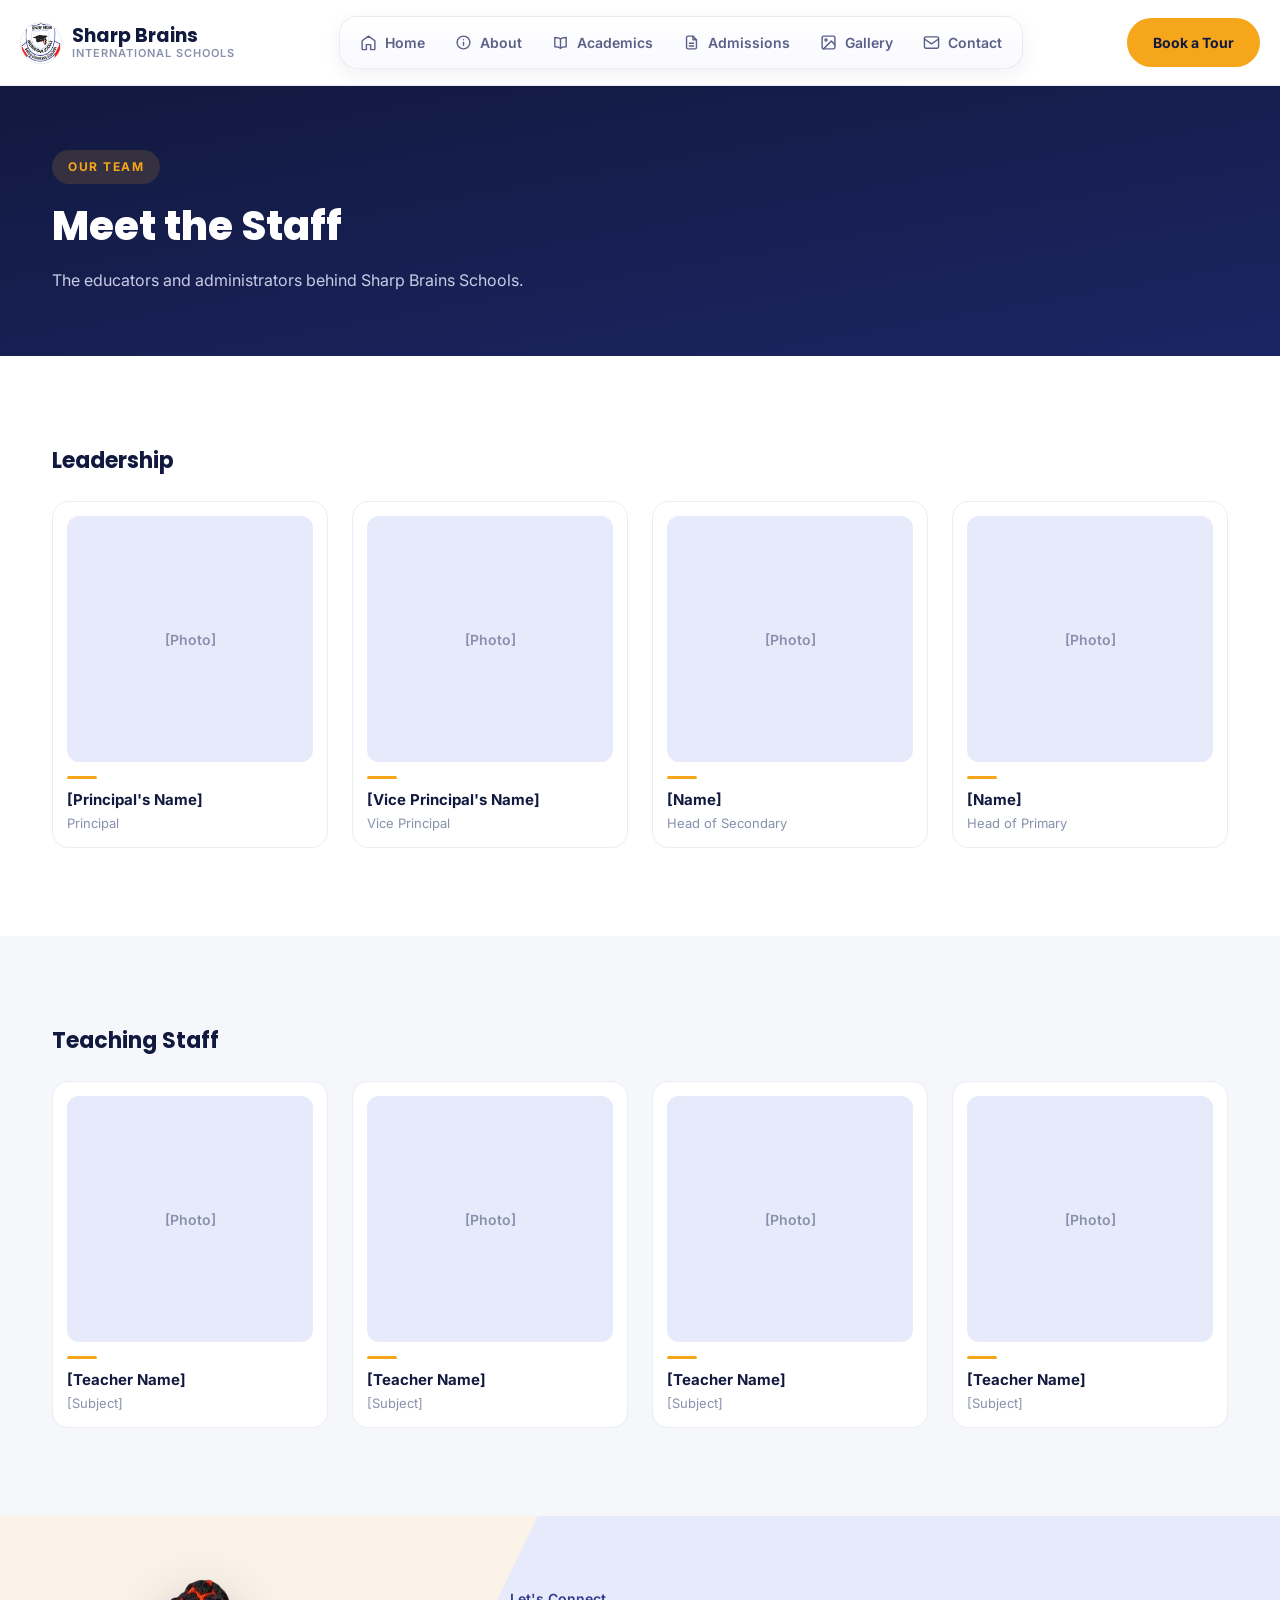
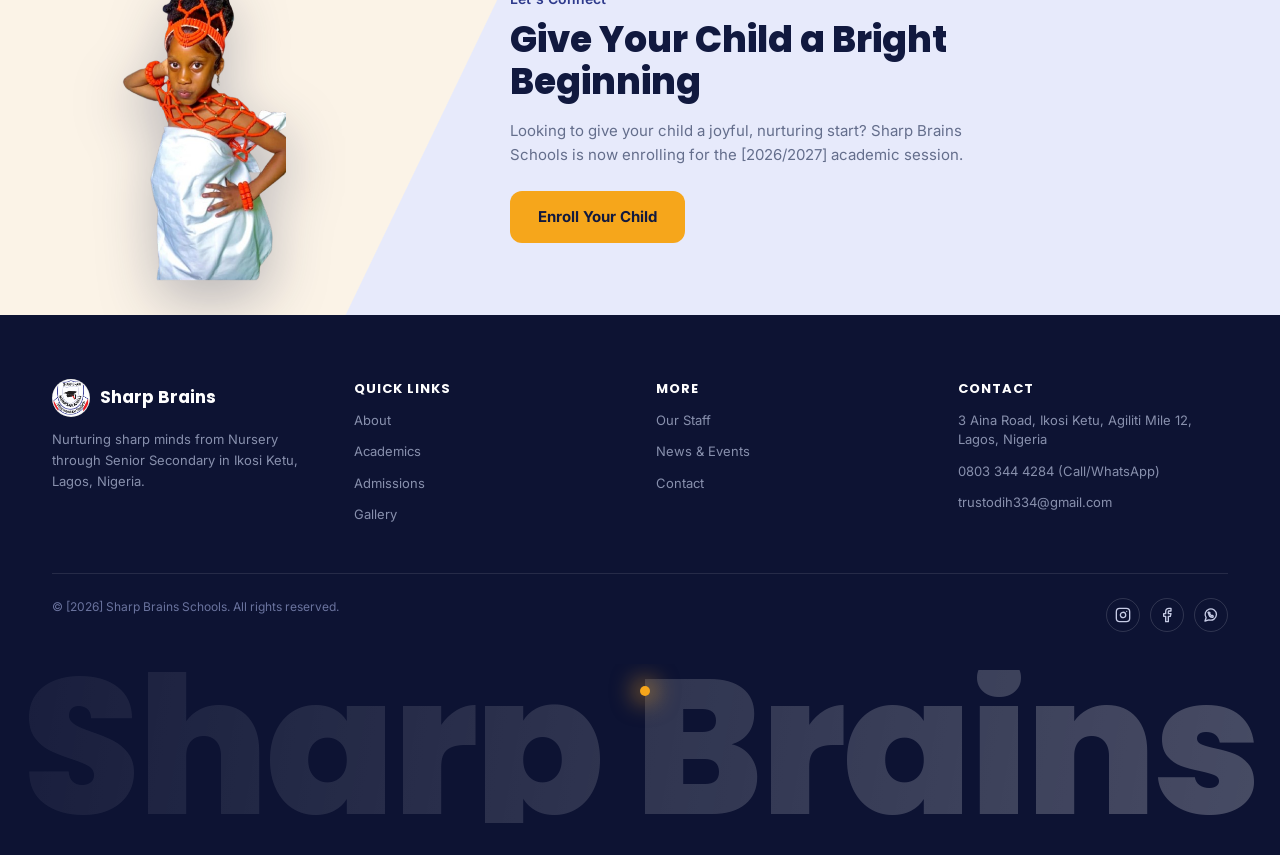
<file: staff.html>
<!doctype html>
<html lang="en">
<head>
<meta charset="utf-8">
<meta name="viewport" content="width=device-width, initial-scale=1">
<title>Our Staff | Sharp Brains Schools</title>
<meta name="description" content="Meet the leadership and teaching staff at Sharp Brains Schools.">
<link rel="preconnect" href="https://fonts.googleapis.com">
<link rel="stylesheet" href="https://fonts.googleapis.com/css2?family=Poppins:wght@600;700;800&family=Inter:wght@400;500;600;700&display=swap">
<link rel="stylesheet" href="assets/styles.css">
</head>
<body>
<header class="site-header">
  <div class="container nav-row">
    <a href="index.html" class="brand">
      <img src="assets/logo.jpg" alt="Sharp Brain International Schools logo" class="brand-mark">
      <div class="brand-text">
        <span class="name">Sharp Brains</span>
        <span class="sub">INTERNATIONAL SCHOOLS</span>
      </div>
    </a>
    <button class="nav-toggle" aria-label="Toggle menu">&#9776;</button>
    <nav class="nav-links glow-nav">
        <a href="index.html" class="glow-link" style="--glow:radial-gradient(circle, #3B82F633 0%, #3B82F614 50%, transparent 100%);--accent:#3B82F6;"><svg class="nav-icon" viewBox="0 0 24 24" fill="none" stroke="currentColor" stroke-width="2" stroke-linecap="round" stroke-linejoin="round"><path d="M3 9.5 12 3l9 6.5V21a1 1 0 0 1-1 1h-5v-7H9v7H4a1 1 0 0 1-1-1V9.5Z"/></svg><span>Home</span></a>
        <a href="about.html" class="glow-link" style="--glow:radial-gradient(circle, #F9731633 0%, #F9731614 50%, transparent 100%);--accent:#F97316;"><svg class="nav-icon" viewBox="0 0 24 24" fill="none" stroke="currentColor" stroke-width="2" stroke-linecap="round" stroke-linejoin="round"><circle cx="12" cy="12" r="9"/><path d="M12 16v-4"/><path d="M12 8h.01"/></svg><span>About</span></a>
        <a href="academics.html" class="glow-link" style="--glow:radial-gradient(circle, #22C55E33 0%, #22C55E14 50%, transparent 100%);--accent:#22C55E;"><svg class="nav-icon" viewBox="0 0 24 24" fill="none" stroke="currentColor" stroke-width="2" stroke-linecap="round" stroke-linejoin="round"><path d="M12 7c-2-2-5-2-8-2v13c3 0 6 0 8 2 2-2 5-2 8-2V5c-3 0-6 0-8 2Z"/><path d="M12 7v13"/></svg><span>Academics</span></a>
        <a href="admissions.html" class="glow-link" style="--glow:radial-gradient(circle, #EF444433 0%, #EF444414 50%, transparent 100%);--accent:#EF4444;"><svg class="nav-icon" viewBox="0 0 24 24" fill="none" stroke="currentColor" stroke-width="2" stroke-linecap="round" stroke-linejoin="round"><path d="M14 3H7a2 2 0 0 0-2 2v14a2 2 0 0 0 2 2h10a2 2 0 0 0 2-2V8l-5-5Z"/><path d="M14 3v5h5"/><path d="M9 13h6"/><path d="M9 17h6"/></svg><span>Admissions</span></a>
        <a href="gallery.html" class="glow-link" style="--glow:radial-gradient(circle, #8B5CF633 0%, #8B5CF614 50%, transparent 100%);--accent:#8B5CF6;"><svg class="nav-icon" viewBox="0 0 24 24" fill="none" stroke="currentColor" stroke-width="2" stroke-linecap="round" stroke-linejoin="round"><rect x="3" y="3" width="18" height="18" rx="2"/><circle cx="8.5" cy="8.5" r="1.5"/><path d="m21 15-5-5L5 21"/></svg><span>Gallery</span></a>
        <a href="contact.html" class="glow-link" style="--glow:radial-gradient(circle, #06B6D433 0%, #06B6D414 50%, transparent 100%);--accent:#06B6D4;"><svg class="nav-icon" viewBox="0 0 24 24" fill="none" stroke="currentColor" stroke-width="2" stroke-linecap="round" stroke-linejoin="round"><rect x="2" y="4" width="20" height="16" rx="2"/><path d="m2 7 10 7 10-7"/></svg><span>Contact</span></a>
    </nav>
    <a href="admissions.html" class="btn btn-amber">Book a Tour</a>
  </div>
</header>

<section class="page-banner">
  <div class="container">
    <span class="eyebrow">OUR TEAM</span>
    <h1 style="color:#fff;font-size:40px;font-weight:800;padding-top:12px;">Meet the Staff</h1>
    <p style="color:#C7CCE6;max-width:560px;padding-top:12px;font-size:16px;">The educators and administrators behind Sharp Brains Schools.</p>
  </div>
</section>

<section class="section">
  <div class="container">
    <h2 style="font-size:22px;padding-bottom:24px;">Leadership</h2>
    <div class="grid grid-4">
      <div class="staff-card"><div class="staff-photo">[Photo]</div><div class="staff-accent"></div><p class="staff-name">[Principal's Name]</p><p class="staff-role">Principal</p></div>
      <div class="staff-card"><div class="staff-photo">[Photo]</div><div class="staff-accent"></div><p class="staff-name">[Vice Principal's Name]</p><p class="staff-role">Vice Principal</p></div>
      <div class="staff-card"><div class="staff-photo">[Photo]</div><div class="staff-accent"></div><p class="staff-name">[Name]</p><p class="staff-role">Head of Secondary</p></div>
      <div class="staff-card"><div class="staff-photo">[Photo]</div><div class="staff-accent"></div><p class="staff-name">[Name]</p><p class="staff-role">Head of Primary</p></div>
    </div>
  </div>
</section>

<section class="section section-alt">
  <div class="container">
    <h2 style="font-size:22px;padding-bottom:24px;">Teaching Staff</h2>
    <div class="grid grid-4">
      <div class="staff-card"><div class="staff-photo">[Photo]</div><div class="staff-accent"></div><p class="staff-name">[Teacher Name]</p><p class="staff-role">[Subject]</p></div>
      <div class="staff-card"><div class="staff-photo">[Photo]</div><div class="staff-accent"></div><p class="staff-name">[Teacher Name]</p><p class="staff-role">[Subject]</p></div>
      <div class="staff-card"><div class="staff-photo">[Photo]</div><div class="staff-accent"></div><p class="staff-name">[Teacher Name]</p><p class="staff-role">[Subject]</p></div>
      <div class="staff-card"><div class="staff-photo">[Photo]</div><div class="staff-accent"></div><p class="staff-name">[Teacher Name]</p><p class="staff-role">[Subject]</p></div>
    </div>
  </div>
</section>
<section class="cta-split">
  <div class="cta-split-photo">
    <img src="assets/gallery/cutout-cultural-day-girl.png" alt="Sharp Brains pupil in traditional Cultural Day attire">
  </div>
  <div class="container cta-split-inner">
    <div class="cta-split-text">
      <span class="cta-eyebrow">Let's Connect</span>
      <h2>Give Your Child a Bright Beginning</h2>
      <p>Looking to give your child a joyful, nurturing start? Sharp Brains Schools is now enrolling for the [2026/2027] academic session.</p>
      <a href="admissions.html" class="btn-cta-orange">Enroll Your Child</a>
    </div>
  </div>
</section>

<footer class="site-footer">
  <div class="container">
    <div class="footer-cols">
      <div class="footer-col">
        <div class="brand">
          <img src="assets/logo.jpg" alt="Sharp Brain International Schools logo" class="brand-mark" style="width:38px;height:38px;">
          <span style="font-family:'Poppins';font-weight:700;font-size:17px;color:#fff;">Sharp Brains</span>
        </div>
        <p style="font-size:13px;line-height:1.6;color:#8890AD;">Nurturing sharp minds from Nursery through Senior Secondary in Ikosi Ketu, Lagos, Nigeria.</p>
      </div>
      <div class="footer-col">
        <h4>QUICK LINKS</h4>
        <a href="about.html">About</a>
        <a href="academics.html">Academics</a>
        <a href="admissions.html">Admissions</a>
        <a href="gallery.html">Gallery</a>
      </div>
      <div class="footer-col">
        <h4>MORE</h4>
        <a href="staff.html">Our Staff</a>
        <a href="news.html">News &amp; Events</a>
        <a href="contact.html">Contact</a>
      </div>
      <div class="footer-col">
        <h4>CONTACT</h4>
        <span>3 Aina Road, Ikosi Ketu, Agiliti Mile 12, Lagos, Nigeria</span>
        <span>0803 344 4284 (Call/WhatsApp)</span>
        <span>trustodih334@gmail.com</span>
      </div>
    </div>
    <div class="footer-bottom">
      <span>&copy; [2026] Sharp Brains Schools. All rights reserved.</span>
      <div class="social-row">
        <span class="social-btn" aria-label="Instagram"><svg width="16" height="16" viewBox="0 0 24 24" fill="none" stroke="currentColor" stroke-width="2" stroke-linecap="round" stroke-linejoin="round"><rect x="2" y="2" width="20" height="20" rx="5"/><path d="M16 11.37a4 4 0 1 1-7.914 1.173A4 4 0 0 1 16 11.37z"/><path d="M17.5 6.5h.01"/></svg></span>
        <a class="social-btn" href="https://www.facebook.com/p/SharpBrains-Intl-College-100043473537283/" target="_blank" rel="noopener" aria-label="Facebook"><svg width="16" height="16" viewBox="0 0 24 24" fill="none" stroke="currentColor" stroke-width="2" stroke-linecap="round" stroke-linejoin="round"><path d="M18 2h-3a5 5 0 0 0-5 5v3H7v4h3v8h4v-8h3l1-4h-4V7a1 1 0 0 1 1-1h3z"/></svg></a>
        <span class="social-btn" aria-label="WhatsApp"><svg width="16" height="16" viewBox="0 0 24 24" fill="none" stroke="currentColor" stroke-width="2" stroke-linecap="round" stroke-linejoin="round"><path d="M3 21l1.65-4.95A8.5 8.5 0 1 1 8.95 19.3z"/><path d="M8.5 9.5c0 3.5 2.5 6 6 6 .5 0 .9-.5.8-1l-.3-1.3a.8.8 0 0 0-.9-.6l-1.3.3a5 5 0 0 1-2.7-2.7l.3-1.3a.8.8 0 0 0-.6-.9L8.5 7.7c-.5-.1-1 .3-1 .8z"/></svg></span>
      </div>
    </div>
  </div>
  <div class="footer-wordmark-wrap" data-reveal>
    <span class="footer-glow-dot"></span>
    <span class="footer-wordmark">Sharp Brains</span>
  </div>
</footer>
<script src="assets/main.js"></script>
<script src="assets/footer-reveal.js"></script>
</body>
</html>
</file>
<file: assets/styles.css>
/* Sharp Brains Schools — shared styles */

:root {
  --navy: #11193F;
  --navy-2: #1C2563;
  --indigo: #2E3A8C;
  --indigo-light: #3F4FB0;
  --amber: #F6A61B;
  --amber-dark: #E4950F;
  --bg: #FFFFFF;
  --bg-alt: #F6F7FB;
  --border: #ECEEF5;
  --text: #1C2340;
  --muted: #646E8C;
  --muted-2: #8890AD;
  --radius: 18px;
}

* { box-sizing: border-box; }

body {
  margin: 0;
  font-family: 'Inter', system-ui, -apple-system, sans-serif;
  color: var(--text);
  background: var(--bg);
  line-height: 1.5;
}

h1, h2, h3, h4 {
  font-family: 'Poppins', system-ui, sans-serif;
  margin: 0;
  color: var(--navy);
}

a { text-decoration: none; color: inherit; }
img { max-width: 100%; display: block; }
p { margin: 0; }
ul { margin: 0; padding: 0; list-style: none; }

.container {
  max-width: 1240px;
  margin: 0 auto;
  padding: 0 32px;
}

/* ---------- Header / Nav ---------- */

.site-header {
  position: sticky;
  top: 0;
  z-index: 50;
  background: rgba(255,255,255,0.97);
  backdrop-filter: blur(6px);
  border-bottom: 1px solid var(--border);
}

.nav-row {
  display: flex;
  align-items: center;
  justify-content: space-between;
  gap: 24px;
  padding: 16px 0;
  flex-wrap: wrap;
}

.brand { display: flex; align-items: center; gap: 10px; }

.brand-mark {
  width: 42px; height: 42px; border-radius: 50%;
  background: #fff;
  display: flex; align-items: center; justify-content: center;
  color: #fff; font-family: 'Poppins'; font-weight: 800; font-size: 17px;
  flex-shrink: 0;
  object-fit: cover;
  border: 1px solid rgba(0,0,0,0.08);
}

.brand-text { display: flex; flex-direction: column; line-height: 1.1; }
.brand-text .name { font-family: 'Poppins'; font-weight: 700; font-size: 19px; color: var(--navy); }
.brand-text .sub { font-size: 11px; letter-spacing: 1px; color: var(--muted-2); font-weight: 600; }

.nav-links { display: flex; gap: 24px; flex-wrap: wrap; }

/* ---------- Glow nav menu ---------- */

.glow-nav {
  gap: 2px;
  padding: 6px;
  border-radius: 18px;
  background: linear-gradient(180deg, rgba(255,255,255,0.9), rgba(246,247,255,0.7));
  border: 1px solid rgba(23,28,64,0.07);
  box-shadow: 0 6px 20px rgba(23,28,64,0.06);
}

.glow-link {
  position: relative;
  display: flex;
  align-items: center;
  gap: 8px;
  padding: 9px 14px;
  border-radius: 13px;
  font-weight: 600;
  font-size: 14px;
  color: #5A6088;
  text-decoration: none;
  overflow: hidden;
  isolation: isolate;
  transition: color 0.3s ease;
}

.glow-link .nav-icon {
  width: 17px;
  height: 17px;
  flex-shrink: 0;
  transition: color 0.3s ease;
}

.glow-link::before {
  content: "";
  position: absolute;
  inset: -40%;
  z-index: -1;
  background: var(--glow);
  opacity: 0;
  transform: scale(0.6);
  border-radius: inherit;
  transition: opacity 0.4s cubic-bezier(0.4, 0, 0.2, 1), transform 0.4s cubic-bezier(0.4, 0, 0.2, 1);
}

.glow-link:hover,
.glow-link.active { color: var(--accent); }
.glow-link:hover::before,
.glow-link.active::before { opacity: 1; transform: scale(1); }

.nav-toggle { display: none; }

/* ---------- Buttons ---------- */

.btn {
  display: inline-flex; align-items: center; justify-content: center;
  padding: 14px 26px; border-radius: 999px; font-weight: 700; font-size: 14px;
  white-space: nowrap; border: none; cursor: pointer; font-family: 'Inter';
}
.btn-amber { background: var(--amber); color: var(--navy); }
.btn-amber:hover { background: var(--amber-dark); }
.btn-navy { background: var(--navy); color: #fff; }
.btn-navy:hover { background: var(--navy-2); }
.btn-white { background: #fff; color: var(--navy); }
.btn-outline-light { border: 1px solid rgba(255,255,255,0.3); color: #fff; }
.btn-outline-light:hover { background: rgba(255,255,255,0.12); }
.btn-sm { padding: 10px 20px; font-size: 13px; }

/* ---------- Hero / page banners ---------- */

.hero {
  position: relative;
  overflow: hidden;
  background: linear-gradient(170deg, var(--navy) 0%, var(--navy-2) 65%, #22296E 100%);
  color: #fff;
  padding: 88px 0 64px;
}

.hero-aura {
  position: absolute;
  border-radius: 50%;
  filter: blur(70px);
  pointer-events: none;
  z-index: 0;
}

.hero-aura-a {
  width: 460px; height: 460px;
  top: -160px; right: -120px;
  background: radial-gradient(circle, rgba(246,166,27,0.35), rgba(246,166,27,0) 70%);
  animation: heroAuraDriftA 14s ease-in-out infinite;
}

.hero-aura-b {
  width: 420px; height: 420px;
  bottom: -180px; left: -100px;
  background: radial-gradient(circle, rgba(77,91,206,0.4), rgba(77,91,206,0) 70%);
  animation: heroAuraDriftB 16s ease-in-out infinite;
}

@keyframes heroAuraDriftA {
  0%, 100% { transform: translate(0, 0) scale(1); }
  50% { transform: translate(-30px, 30px) scale(1.12); }
}

@keyframes heroAuraDriftB {
  0%, 100% { transform: translate(0, 0) scale(1); }
  50% { transform: translate(24px, -24px) scale(1.1); }
}

.hero .container { position: relative; z-index: 1; }

.hero-in {
  opacity: 0;
  transform: translateY(18px);
  animation: heroFadeUp 0.7s ease forwards;
  animation-delay: var(--d, 0s);
}

@keyframes heroFadeUp {
  to { opacity: 1; transform: translateY(0); }
}

.hero-fade-in {
  opacity: 0;
  animation: heroFadeOpacity 0.7s ease forwards;
  animation-delay: var(--d, 0s);
}

@keyframes heroFadeOpacity {
  to { opacity: 1; }
}

.hero-badge {
  position: absolute;
  bottom: -18px;
  left: -18px;
  display: flex;
  align-items: center;
  gap: 10px;
  background: #fff;
  color: var(--navy);
  border-radius: 14px;
  padding: 12px 16px;
  box-shadow: 0 16px 32px rgba(10,14,46,0.35);
  animation: heroBadgeFloat 3.5s ease-in-out infinite;
  z-index: 2;
}

.hero-badge strong { display: block; font-size: 13px; font-weight: 700; line-height: 1.3; }
.hero-badge span { font-size: 12px; color: var(--muted-2); }

.hero-badge-dot {
  width: 10px; height: 10px;
  border-radius: 50%;
  background: #2EBE6B;
  box-shadow: 0 0 0 4px rgba(46,190,107,0.2);
  flex-shrink: 0;
}

@keyframes heroBadgeFloat {
  0%, 100% { transform: translateY(0); }
  50% { transform: translateY(-8px); }
}

@media (prefers-reduced-motion: reduce) {
  .hero-aura { animation: none; }
  .hero-in, .hero-fade-in { opacity: 1; transform: none; animation: none; }
  .hero-badge { animation: none; }
}

@media (max-width: 640px) {
  .hero-badge { left: 12px; bottom: -14px; padding: 10px 14px; }
  .hero-aura { display: none; }
}

.page-banner {
  background: linear-gradient(170deg, var(--navy) 0%, var(--navy-2) 100%);
  color: #fff;
  padding: 64px 0;
}

.eyebrow {
  display: inline-flex; width: fit-content; padding: 8px 16px; border-radius: 999px;
  background: rgba(246,166,27,0.15); color: var(--amber); font-weight: 700;
  font-size: 12px; letter-spacing: 1.5px;
}

.eyebrow-dark {
  font-weight: 700; font-size: 13px; letter-spacing: 1.5px; color: var(--amber-dark);
  display: inline-block;
}

.hero-flex { display: flex; flex-wrap: wrap; gap: 56px; align-items: center; }
.hero-copy { flex: 1 1 480px; min-width: 0; display: flex; flex-direction: column; gap: 22px; }
.hero-art { position: relative; flex: 1 1 420px; min-width: 280px; display: flex; align-items: center; justify-content: center; }

.stat-row { display: flex; gap: 40px; flex-wrap: wrap; padding-top: 12px; }
.stat { display: flex; flex-direction: column; gap: 2px; }
.stat .num { font-family: 'Poppins'; font-weight: 800; font-size: 28px; color: var(--amber); }
.stat .label { font-size: 13px; color: #9BA3C9; }
.stat.on-light .num { color: var(--navy); }
.stat.on-light .label { color: var(--muted); }

.stat-band {
  display: grid;
  grid-template-columns: repeat(4, 1fr);
  border: 1px solid rgba(255,255,255,0.14);
  border-radius: 20px;
  background: rgba(255,255,255,0.04);
  overflow: hidden;
}

.stat-band-item {
  padding: 30px 20px;
  text-align: center;
  border-right: 1px solid rgba(255,255,255,0.14);
}

.stat-band-item:last-child { border-right: none; }

.stat-band-item .num {
  display: block;
  font-family: 'Poppins';
  font-weight: 800;
  font-size: 36px;
  color: var(--amber);
  line-height: 1.1;
}

.stat-band-item .label {
  display: block;
  margin-top: 8px;
  font-size: 12px;
  letter-spacing: 0.06em;
  text-transform: uppercase;
  color: #9BA3C9;
}

@media (max-width: 760px) {
  .stat-band { grid-template-columns: repeat(2, 1fr); }
  .stat-band-item { padding: 24px 12px; }
  .stat-band-item .num { font-size: 28px; }
  .stat-band-item:nth-child(2n) { border-right: none; }
  .stat-band-item:nth-child(-n+2) { border-bottom: 1px solid rgba(255,255,255,0.14); }
}

@media (max-width: 560px) {
  /* Two columns is still too tight for "[1,200]+" at this width - stack instead. */
  .stat-band { grid-template-columns: 1fr; }
  .stat-band-item {
    border-right: none !important;
    border-bottom: 1px solid rgba(255,255,255,0.14);
  }
  .stat-band-item:last-child { border-bottom: none; }
}

.placeholder-block {
  display: flex; align-items: center; justify-content: center;
  color: rgba(255,255,255,0.65); font-weight: 600; font-size: 14px;
  background: linear-gradient(135deg, var(--indigo), var(--indigo-light));
  border: 1px solid rgba(255,255,255,0.15); border-radius: 20px;
}
.placeholder-block.light {
  background: #E7EAFB; color: var(--muted-2); border: none;
}

.contact-map {
  position: relative;
  aspect-ratio: 16/9;
  border-radius: 20px;
  overflow: hidden;
  border: 1px solid var(--border);
  background: var(--bg-alt);
}
.contact-map iframe { display: block; width: 100%; height: 100%; }
.contact-map-cta {
  position: absolute;
  left: 14px; bottom: 14px;
  display: inline-flex; align-items: center; gap: 6px;
  background: #fff; color: var(--navy);
  font-size: 13px; font-weight: 700;
  padding: 10px 16px; border-radius: 10px;
  text-decoration: none;
  box-shadow: 0 8px 20px rgba(17,25,63,0.18);
  transition: transform 0.2s ease, background 0.2s ease;
}
.contact-map-cta:hover { background: var(--amber); transform: translateY(-2px); }

.staff-card {
  background: #fff;
  border: 1px solid var(--border);
  border-radius: 16px;
  padding: 14px;
  transition: transform 0.2s ease, box-shadow 0.2s ease;
}

.staff-card:hover {
  transform: translateY(-4px);
  box-shadow: 0 16px 28px rgba(17, 25, 63, 0.1);
}

.staff-photo {
  aspect-ratio: 1 / 1;
  border-radius: 12px;
  overflow: hidden;
  margin-bottom: 14px;
  background: #E7EAFB;
  display: flex;
  align-items: center;
  justify-content: center;
  color: var(--muted-2);
  font-weight: 600;
  font-size: 14px;
}

.staff-photo img { width: 100%; height: 100%; object-fit: cover; }

.staff-accent { height: 3px; width: 30px; background: var(--amber); border-radius: 2px; margin-bottom: 10px; }

.fee-card {
  position: relative;
  background: #fff;
  border: 1px solid var(--border);
  border-radius: 18px;
  padding: 28px 24px 24px;
  overflow: hidden;
  transition: transform 0.2s ease, box-shadow 0.2s ease;
}

.fee-card::before {
  content: "";
  position: absolute;
  top: 0; left: 0; right: 0;
  height: 4px;
  background: linear-gradient(90deg, var(--amber), var(--indigo));
}

.fee-card:hover { transform: translateY(-4px); box-shadow: 0 16px 30px rgba(17,25,63,0.1); }

.fee-icon {
  width: 44px; height: 44px;
  border-radius: 12px;
  background: #FDF1DC;
  display: flex; align-items: center; justify-content: center;
  font-size: 20px;
  margin-bottom: 16px;
}

.fee-level { font-size: 18px; font-weight: 700; color: var(--navy); }
.fee-price { font-family: 'Poppins'; font-weight: 800; font-size: 28px; color: var(--navy); padding-top: 8px; }
.fee-term { font-size: 13px; color: var(--muted-2); }
.fee-divider { height: 1px; background: var(--border); margin: 18px 0; }
.fee-includes { font-size: 13px; color: var(--muted-2); line-height: 1.6; }
.staff-name { font-weight: 700; font-size: 15px; color: var(--navy); }
.staff-role { font-size: 13px; color: var(--muted-2); margin-top: 2px; }

/* ---------- Sections ---------- */

.section { padding: 88px 0; }
.section-sm { padding: 56px 0; }
.section-alt { background: var(--bg-alt); }
.section-dark { background: linear-gradient(170deg, var(--navy), var(--navy-2)); color: #fff; }
.section-dark h2 { color: #fff; }
.section-dark .muted { color: #9BA3C9; }

.section-head { display: flex; flex-direction: column; gap: 12px; max-width: 640px; margin-bottom: 48px; }
.section-head.center { margin-left: auto; margin-right: auto; text-align: center; align-items: center; max-width: 640px; }
.section-head h2 { font-size: 34px; font-weight: 800; }
.muted { color: var(--muted); font-size: 15px; line-height: 1.6; }

/* ---------- Grids & cards ---------- */

.grid { display: grid; gap: 24px; }
.grid-2 { grid-template-columns: repeat(2, minmax(0, 1fr)); }
.grid-3 { grid-template-columns: repeat(3, minmax(0, 1fr)); }
.grid-4 { grid-template-columns: repeat(4, minmax(0, 1fr)); }

.card {
  background: #fff; border-radius: 20px; padding: 32px;
  display: flex; flex-direction: column; gap: 14px;
  border: 1px solid var(--border); transition: all 0.2s;
}
.card:hover { transform: translateY(-4px); box-shadow: 0 16px 32px rgba(17,25,63,0.1); }
.card.sm { padding: 28px; border-radius: 18px; border: none; background: var(--bg-alt); }
.card-icon {
  width: 48px; height: 48px; border-radius: 12px;
  display: flex; align-items: center; justify-content: center; font-size: 22px;
}

.tag {
  background: var(--bg-alt); padding: 8px 16px; border-radius: 999px;
  font-size: 13px; font-weight: 600; color: #353D5C; display: inline-block;
}

.pill-row { display: flex; flex-wrap: wrap; gap: 10px; padding-top: 8px; }

.stream-row {
  display: flex; gap: 14px; align-items: flex-start; border: 1px solid var(--border);
  border-radius: 14px; padding: 16px 18px;
}

/* ---------- Testimonials ---------- */

.stars { color: var(--amber); font-size: 18px; letter-spacing: 2px; }

/* ---------- Gallery ---------- */

.gallery-item {
  aspect-ratio: 1/1;
  border-radius: 14px;
  overflow: hidden;
  box-shadow: 0 1px 2px rgba(17,25,63,0.06);
  transition: box-shadow 0.25s ease;
}

.gallery-item:hover { box-shadow: 0 14px 26px rgba(17,25,63,0.16); }

.gallery-item img { transition: transform 0.4s ease; }
.gallery-item:hover img { transform: scale(1.08); }

.video-card {
  border-radius: 16px;
  overflow: hidden;
  background: #000;
  box-shadow: 0 1px 2px rgba(17,25,63,0.06);
  transition: box-shadow 0.25s ease, transform 0.25s ease;
}
.video-card:hover {
  box-shadow: 0 16px 30px rgba(17,25,63,0.18);
  transform: translateY(-3px);
}
.video-card video {
  width: 100%;
  display: block;
  max-height: 460px;
  background: #000;
}

/* ---------- Forms ---------- */

.field { display: flex; flex-direction: column; gap: 6px; }
.field label { font-size: 13px; font-weight: 600; color: #353D5C; }
.field input, .field select, .field textarea {
  padding: 12px 14px; border-radius: 10px; border: 1px solid var(--border);
  font-family: 'Inter'; font-size: 14px; color: var(--text); background: #fff;
}
.field textarea { resize: vertical; min-height: 110px; }

/* ---------- Footer ---------- */

.site-footer { background: #0D1333; color: #C7CCE6; padding: 64px 0 32px; }
.site-footer h4 { font-size: 13px; font-weight: 700; letter-spacing: 1px; color: #fff; }
.site-footer a, .site-footer span { font-size: 13px; color: var(--muted-2); }
.footer-cols { display: grid; grid-template-columns: repeat(4, minmax(0, 1fr)); gap: 32px; }
.footer-col { display: flex; flex-direction: column; gap: 12px; }
.footer-bottom {
  border-top: 1px solid rgba(255,255,255,0.1); padding-top: 24px; margin-top: 48px;
  display: flex; flex-wrap: wrap; gap: 16px; justify-content: space-between;
}
.footer-bottom span { font-size: 12px; color: #6A739E; }
.social-row { display: flex; gap: 10px; }

.footer-col a {
  position: relative;
  width: fit-content;
  transition: color 0.2s ease;
}
.footer-col a::after {
  content: "";
  position: absolute;
  left: 0; bottom: -2px;
  width: 0;
  height: 1px;
  background: var(--amber);
  transition: width 0.25s ease;
}
.footer-col a:hover { color: var(--amber); }
.footer-col a:hover::after { width: 100%; }

.site-footer .social-btn {
  display: inline-flex;
  align-items: center;
  justify-content: center;
  width: 34px; height: 34px;
  border-radius: 50%;
  border: 1px solid rgba(255,255,255,0.14);
  color: #C7CCE6;
  transition: transform 0.2s ease, background 0.2s ease, color 0.2s ease, box-shadow 0.2s ease;
}
.site-footer .social-btn:hover {
  background: var(--amber);
  color: var(--navy);
  transform: translateY(-3px);
  box-shadow: 0 8px 18px rgba(245,166,35,0.35);
}

.footer-wordmark-wrap {
  position: relative;
  overflow: hidden;
  margin-top: 32px;
  padding-top: 6px;
  text-align: center;
  pointer-events: none;
  opacity: 0;
  transform: translateY(28px);
  transition: opacity 0.9s ease, transform 0.9s ease;
}
.footer-wordmark-wrap.in-view { opacity: 1; transform: translateY(0); }

.site-footer .footer-wordmark {
  display: inline-block;
  font-family: 'Poppins';
  font-weight: 800;
  font-size: clamp(56px, 15vw, 200px);
  line-height: 0.8;
  letter-spacing: -0.02em;
  white-space: nowrap;
  background: linear-gradient(100deg, rgba(255,255,255,0.05) 0%, rgba(255,255,255,0.24) 50%, rgba(255,255,255,0.05) 100%);
  background-size: 200% 100%;
  -webkit-background-clip: text;
  background-clip: text;
  color: transparent;
  animation: footerShimmer 7s linear infinite;
}

@keyframes footerShimmer {
  0% { background-position: 200% 0; }
  100% { background-position: -200% 0; }
}

.footer-glow-dot {
  position: absolute;
  top: 14%;
  left: 50%;
  width: 10px; height: 10px;
  border-radius: 50%;
  background: var(--amber);
  box-shadow: 0 0 22px 7px rgba(245,166,35,0.5);
  animation: footerDotFloat 4s ease-in-out infinite;
}

@keyframes footerDotFloat {
  0%, 100% { transform: translate(-90px, 0); opacity: 0.55; }
  50% { transform: translate(-90px, -16px); opacity: 1; }
}

@media (prefers-reduced-motion: reduce) {
  .site-footer .footer-wordmark { animation: none; }
  .footer-glow-dot { animation: none; }
  .footer-wordmark-wrap { opacity: 1; transform: none; transition: none; }
}

@media (max-width: 640px) {
  .footer-glow-dot { display: none; }
}

/* ---------- Final CTA band ---------- */

/* ---------- CTA split (diagonal photo + "bright beginning" banner) ---------- */

.cta-split {
  position: relative;
  overflow: hidden;
  background: #E7EAFB;
  padding: 72px 0;
  min-height: 360px;
  display: flex;
  align-items: center;
}
.cta-split::before {
  content: "";
  position: absolute; inset: 0; z-index: 0;
  background: #FBF3E7;
  clip-path: polygon(0 0, 42% 0, 27% 100%, 0 100%);
}
.cta-split-photo {
  position: absolute; z-index: 2; left: max(10px, calc((100% - 1120px) / 2 - 10px));
  bottom: 0; top: 24px;
  width: 260px;
}
.cta-split-photo img {
  width: 100%; height: 100%; object-fit: contain; object-position: bottom center;
  filter: drop-shadow(0 20px 28px rgba(17,25,63,0.28));
}
.cta-split-inner { position: relative; z-index: 1; }
.cta-split-text { margin-left: 280px; max-width: 540px; }
.cta-eyebrow { display: block; font-size: 14px; font-weight: 600; color: var(--indigo); }
.cta-split-text h2 { font-size: 36px; font-weight: 800; color: var(--navy); line-height: 1.16; padding-top: 10px; }
.cta-split-text p { font-size: 15px; color: var(--muted); line-height: 1.6; padding-top: 16px; max-width: 460px; }
.btn-cta-orange {
  display: inline-block; margin-top: 24px;
  background: var(--amber); color: var(--navy);
  padding: 15px 28px; border-radius: 12px;
  font-weight: 700; font-size: 15px; text-decoration: none;
  transition: transform 0.2s ease, background 0.2s ease;
}
.btn-cta-orange:hover { background: var(--amber-dark); transform: translateY(-2px); }

@media (max-width: 760px) {
  .cta-split { padding: 48px 0; }
  .cta-split::before { clip-path: none; background: #FBF3E7; }
  .cta-split-photo { position: static; width: 180px; height: 220px; margin: 0 auto 24px; }
  .cta-split-text { margin-left: 0; text-align: center; }
  .cta-split-text p { margin: 0 auto; }
  .cta-split-text h2 { font-size: 28px; }
}

/* ---------- Cursor follower (dot + lagging ring) ---------- */

@media (hover: hover) and (pointer: fine) {
  body.has-cursor-follower { cursor: none; }
  body.has-cursor-follower a,
  body.has-cursor-follower button,
  body.has-cursor-follower input,
  body.has-cursor-follower textarea,
  body.has-cursor-follower select { cursor: none; }
}

.cursor-follower { position: fixed; inset: 0; z-index: 9999; pointer-events: none; }
.cursor-dot {
  position: absolute; top: 0; left: 0;
  width: 8px; height: 8px; border-radius: 50%;
  background: var(--navy);
  transform: translate(-50%, -50%);
  will-change: left, top;
}
.cursor-ring {
  position: absolute; top: 0; left: 0;
  width: 28px; height: 28px; border-radius: 50%;
  border: 1.5px solid var(--navy);
  transform: translate(-50%, -50%);
  transition: width 0.3s, height 0.3s, border-color 0.3s;
  will-change: left, top;
}
.cursor-follower.is-hovering .cursor-ring { width: 44px; height: 44px; border-color: var(--amber); }

/* ---------- Liquid glass FAQ accordion (CSS port of a WebGL "water" component) ---------- */

.liquid-faq {
  --f-tint: rgba(255,255,255,0.6);
  --f-fg: var(--navy);
  --f-soft: var(--muted);
  --f-line: var(--border);
  position: relative;
  padding: 8px;
  border-radius: 28px;
  isolation: isolate;
}
.liquid-faq[data-tone="dark"] { --f-tint: rgba(17,25,63,0.45); --f-fg: #fff; --f-soft: #C7CCE6; --f-line: rgba(255,255,255,0.12); }

.liquid-faq::before {
  content: "";
  position: absolute; inset: 0; z-index: -2; border-radius: inherit;
  background: var(--f-tint);
  backdrop-filter: blur(14px) saturate(1.2);
  -webkit-backdrop-filter: blur(14px) saturate(1.2);
  box-shadow: inset 0 1px 1px rgba(255,255,255,0.8), inset 0 0 0 1px rgba(255,255,255,0.4),
    0 18px 44px -20px rgba(17,25,63,0.25), 0 2px 6px rgba(17,25,63,0.06);
}

.lf-pool {
  display: block;
  position: absolute; left: 8px; right: 8px; top: 0;
  height: 0; opacity: 0;
  border-radius: 20px; z-index: -1; pointer-events: none;
  transition: transform 0.5s cubic-bezier(0.3,1.3,0.4,1), height 0.5s cubic-bezier(0.25,0.9,0.3,1), opacity 0.35s;
  background: radial-gradient(120% 90% at 30% 0%, rgba(255,255,255,0.9), rgba(255,255,255,0) 55%), rgba(246,166,27,0.14);
  box-shadow: inset 0 1px 1px rgba(255,255,255,0.95), inset 0 -2px 8px rgba(246,166,27,0.25),
    inset 0 0 0 1px rgba(255,255,255,0.6), 0 8px 20px -10px rgba(228,149,15,0.35);
}

.lf-item { position: relative; z-index: 1; }
.lf-item + .lf-item::before { content: ""; position: absolute; left: 22px; right: 22px; top: 0; height: 1px; background: var(--f-line); transition: opacity 0.3s; }
.lf-item.is-open::before, .lf-item.is-open + .lf-item::before { opacity: 0; }

.lf-h { margin: 0; font: inherit; }
.lf-q {
  all: unset; box-sizing: border-box; display: flex; align-items: center; gap: 16px;
  width: 100%; min-height: 58px; padding: 14px 14px 14px 22px; border-radius: 20px; cursor: pointer;
  color: var(--f-fg); font-weight: 600; font-size: 15px; line-height: 1.35;
}
.lf-q:focus-visible { outline: 2px solid var(--amber); outline-offset: -2px; }
.lf-qt { flex: 1; min-width: 0; }

.lf-ico {
  position: relative; flex: none; width: 28px; height: 28px; border-radius: 50%; color: var(--navy);
  background: radial-gradient(120% 120% at 30% 15%, rgba(255,255,255,0.95), rgba(255,255,255,0) 60%), #fff;
  box-shadow: inset 0 1px 1px rgba(255,255,255,0.95), inset 0 0 0 1px rgba(17,25,63,0.07), 0 3px 8px -3px rgba(17,25,63,0.3);
  transition: transform 0.55s cubic-bezier(0.3,1.6,0.5,1), background 0.3s ease;
}
.lf-ico::before, .lf-ico::after {
  content: ""; position: absolute; left: 50%; top: 50%; width: 11px; height: 1.8px;
  margin: -0.9px 0 0 -5.5px; border-radius: 2px; background: currentColor;
  transition: transform 0.45s cubic-bezier(0.3,1.6,0.5,1);
}
.lf-ico::after { transform: rotate(90deg); }
.lf-item.is-open .lf-ico { transform: rotate(180deg); background: var(--amber); color: var(--navy); }
.lf-item.is-open .lf-ico::after { transform: rotate(90deg) scaleX(0); }
.lf-ico.lf-drip { animation: lfDrip 0.7s cubic-bezier(0.4,0,0.3,1); }
@keyframes lfDrip {
  0% { transform: translateY(0) scale(1); }
  25% { transform: translateY(-5px) scale(0.9,1.1); }
  50% { transform: translateY(2px) scale(1.18,0.84); }
  72% { transform: translateY(-1px) scale(0.96,1.04); }
  100% { transform: translateY(0) scale(1); }
}
.lf-item.is-open .lf-ico.lf-drip { animation: lfDripOpen 0.7s cubic-bezier(0.4,0,0.3,1); }
@keyframes lfDripOpen {
  0% { transform: rotate(180deg) translateY(0) scale(1); }
  25% { transform: rotate(180deg) translateY(-5px) scale(0.9,1.1); }
  50% { transform: rotate(180deg) translateY(2px) scale(1.18,0.84); }
  72% { transform: rotate(180deg) translateY(-1px) scale(0.96,1.04); }
  100% { transform: rotate(180deg) translateY(0) scale(1); }
}

.lf-panel { display: grid; grid-template-rows: 0fr; transition: grid-template-rows 0.5s cubic-bezier(0.25,0.9,0.3,1); }
.lf-item.is-open .lf-panel { grid-template-rows: 1fr; }
.lf-inner { min-height: 0; overflow: hidden; }
.lf-a {
  padding: 0 64px 22px 22px; color: var(--f-soft); font-size: 14px; line-height: 1.62;
  opacity: 0; transform: translateY(-6px); transition: opacity 0.25s, transform 0.4s;
}
.lf-item.is-open .lf-a { opacity: 1; transform: none; transition: opacity 0.4s 0.1s, transform 0.5s 0.06s cubic-bezier(0.25,0.9,0.3,1); }

@media (max-width: 520px) {
  .lf-q { padding-left: 18px; font-size: 14.5px; }
  .lf-a { padding: 0 18px 20px 18px; }
}
@media (prefers-reduced-motion: reduce) {
  .lf-panel, .lf-inner, .lf-a, .lf-ico, .lf-ico::before, .lf-ico::after, .lf-pool, .lf-item::before { transition: none !important; animation: none !important; }
}

/* ---------- Notched project card (image cover with a cut-out arrow corner) ---------- */

.notch-card {
  display: block;
  text-decoration: none;
  color: inherit;
  outline: none;
}
.notch-card:focus-visible { outline: 2px solid var(--amber); outline-offset: 6px; border-radius: 28px; }

.notch-cover {
  position: relative;
  aspect-ratio: 4 / 3;
  overflow: hidden;
  border-radius: 28px;
  background: var(--bg-alt);
}
.notch-cover img {
  position: absolute; inset: 0; width: 100%; height: 100%; object-fit: cover;
  transition: transform 0.5s ease;
}
.notch-card:hover .notch-cover img, .notch-card:focus-visible .notch-cover img { transform: scale(1.05); }

.notch-badge { position: absolute; inset-inline: 0; top: 14px; display: flex; justify-content: center; pointer-events: none; }
.notch-badge span {
  background: rgba(0,0,0,0.35); border: 1px solid rgba(255,255,255,0.4); color: #fff;
  font-size: 11px; font-weight: 600; padding: 5px 12px; border-radius: 999px; backdrop-filter: blur(6px);
}

.notch-cut { position: absolute; bottom: 0; right: 0; width: 80px; height: 80px; border-top-left-radius: 48px; background: #fff; }
.notch-fillet { position: absolute; width: 28px; height: 28px; }
.notch-fillet.a { bottom: 80px; right: 0; background: radial-gradient(circle at top left, transparent 27.5px, #fff 28px); }
.notch-fillet.b { bottom: 0; right: 80px; background: radial-gradient(circle at top left, transparent 27.5px, #fff 28px); }

.notch-arrow {
  position: absolute; bottom: 0; right: 0; width: 64px; height: 64px; border-radius: 50%;
  background: var(--bg-alt); color: var(--navy);
  display: flex; align-items: center; justify-content: center;
  transition: background 0.3s ease, color 0.3s ease, transform 0.3s ease;
}
.notch-arrow svg { width: 20px; height: 20px; transition: transform 0.3s ease; }
.notch-card:hover .notch-arrow, .notch-card:focus-visible .notch-arrow { background: var(--amber); color: var(--navy); transform: scale(1.06); }
.notch-card:hover .notch-arrow svg, .notch-card:focus-visible .notch-arrow svg { transform: translate(2px, -2px); }

.notch-card h3 { font-size: 20px; margin-top: 20px; }
.notch-card .notch-desc { font-size: 14px; margin-top: 8px; }
.notch-tags { display: flex; flex-wrap: wrap; gap: 8px; margin-top: 14px; }
.notch-tag { background: var(--bg-alt); padding: 5px 10px; border-radius: 6px; font-size: 10px; font-weight: 700; text-transform: uppercase; letter-spacing: 0.05em; color: #353D5C; }

/* ---------- Day timeline (scrubber + scrolling hour cards) ---------- */

.day-timeline-labels {
  display: flex; justify-content: space-between;
  font-size: 13px; font-weight: 700; color: var(--muted-2);
  padding-bottom: 10px;
}

.day-track {
  position: relative;
  height: 4px;
  background: var(--border);
  border-radius: 2px;
  margin: 0 11px 36px;
  cursor: pointer;
}

.day-track-fill {
  position: absolute; top: 0; left: 0; height: 100%;
  width: 0%;
  background: var(--amber);
  border-radius: 2px;
  pointer-events: none;
}

.day-scrubber {
  position: absolute; top: 50%; left: 0%;
  width: 22px; height: 22px;
  border-radius: 50%;
  background: var(--amber);
  border: 4px solid #fff;
  box-shadow: 0 2px 10px rgba(17,25,63,0.2), 0 0 0 1px var(--border);
  transform: translate(-50%, -50%);
  cursor: grab;
  touch-action: none;
}
.day-scrubber:active { cursor: grabbing; }

.day-cards {
  display: flex;
  gap: 20px;
  overflow-x: auto;
  scroll-snap-type: x proximity;
  padding-bottom: 14px;
  margin: 0 -4px;
  scrollbar-width: thin;
}
.day-cards::-webkit-scrollbar { height: 6px; }
.day-cards::-webkit-scrollbar-thumb { background: var(--border); border-radius: 3px; }

.day-card {
  scroll-snap-align: start;
  flex: 0 0 240px;
  background: #fff;
  border-radius: 18px;
  padding: 22px;
  border: 1px solid var(--border);
  box-shadow: 0 4px 16px rgba(20,24,60,0.05);
}
.day-card-time {
  display: flex; align-items: center; gap: 8px;
  font-size: 13px; font-weight: 700; color: var(--amber-dark);
}
.day-card-time .dot { width: 8px; height: 8px; border-radius: 50%; background: var(--amber); flex-shrink: 0; }
.day-card h3 { font-size: 18px; padding-top: 10px; }
.day-card p { font-size: 13px; padding-top: 8px; color: var(--muted); }

@media (max-width: 640px) {
  .day-card { flex-basis: 210px; }
}

/* ---------- Endless gallery (3D photo corridor) ---------- */

.endless-root {
  position: relative;
  width: 100%;
  height: 560px;
  overflow: hidden;
  background-color: #000000;
  color: #ffffff;
}

.endless-root .endless-scene {
  position: absolute;
  inset: 0;
  -webkit-perspective: 1100px;
  perspective: 1100px;
  -webkit-perspective-origin: 50% 50%;
  perspective-origin: 50% 50%;
  -webkit-transform-style: preserve-3d;
  transform-style: preserve-3d;
}

.endless-root .endless-world {
  position: absolute;
  inset: 0;
  transform: translate3d(0, 0, 0);
  -webkit-transform-style: preserve-3d;
  transform-style: preserve-3d;
}

.endless-root .endless-plane {
  position: absolute;
  top: 50%;
  left: 50%;
  border-radius: 14px;
  display: flex;
  align-items: center;
  justify-content: center;
  overflow: hidden;
  -webkit-transform-style: preserve-3d;
  transform-style: preserve-3d;
  transform-origin: 50% 50%;
  -webkit-backface-visibility: hidden;
  backface-visibility: hidden;
  will-change: transform;
}

.endless-root .endless-plane img {
  display: block;
  width: 100%;
  height: 100%;
  object-fit: cover;
  pointer-events: none;
}

.endless-root .endless-plane .ph-label {
  color: rgba(255, 255, 255, 0.55);
  font-size: 13px;
  font-weight: 600;
  letter-spacing: 0.02em;
  pointer-events: none;
}

.endless-root .endless-footer {
  position: absolute;
  bottom: 24px;
  left: 50%;
  z-index: 50;
  transform: translateX(-50%);
  color: #9BA3C9;
}

.endless-root .endless-caption {
  font-size: 13px;
  font-weight: 500;
  letter-spacing: 0.04em;
  text-align: center;
  white-space: nowrap;
}

@supports (-webkit-touch-callout: none) {
  .endless-root {
    overflow: visible;
    -webkit-clip-path: inset(0);
    clip-path: inset(0);
  }
}

@media (max-width: 640px) {
  .endless-root { height: 420px; }
}

/* ---------- Circular 3D gallery preview ---------- */

.circ-gallery-stage {
  position: relative;
  width: 100%;
  height: 560px;
  perspective: 2100px;
  touch-action: pan-y;
  cursor: grab;
}

.circ-gallery-stage.is-dragging {
  cursor: grabbing;
}

.circ-gallery-ring {
  position: relative;
  width: 100%;
  height: 100%;
  transform-style: preserve-3d;
  will-change: transform;
}

.circ-gallery-item {
  position: absolute;
  left: 50%;
  top: 50%;
  width: 150px;
  height: 204px;
  margin-left: -75px;
  margin-top: -102px;
  border-radius: 16px;
  overflow: hidden;
  background: #11143A;
  border: 1px solid rgba(255,255,255,0.12);
  box-shadow: 0 20px 44px rgba(0,0,0,0.4);
  backface-visibility: hidden;
}

.circ-gallery-arrow {
  position: absolute;
  top: 50%;
  z-index: 5;
  width: 44px;
  height: 44px;
  transform: translateY(-50%);
  border-radius: 50%;
  border: 1px solid rgba(255,255,255,0.18);
  background: rgba(10,12,38,0.6);
  color: #fff;
  display: flex;
  align-items: center;
  justify-content: center;
  cursor: pointer;
  backdrop-filter: blur(4px);
  transition: background 0.2s ease, border-color 0.2s ease, color 0.2s ease;
}

.circ-gallery-arrow:hover,
.circ-gallery-arrow:focus-visible {
  background: var(--amber);
  border-color: var(--amber);
  color: #11143A;
}

.circ-gallery-arrow:active {
  transform: translateY(-50%) scale(0.92);
}

.circ-gallery-arrow-left { left: 4px; }
.circ-gallery-arrow-right { right: 4px; }

.circ-gallery-item img {
  width: 100%;
  height: 100%;
  object-fit: cover;
  display: block;
  pointer-events: none;
  -webkit-user-drag: none;
}

.circ-gallery-cap {
  position: absolute;
  inset: auto 0 0 0;
  padding: 14px 14px 12px;
  background: linear-gradient(to top, rgba(5,6,27,0.92), rgba(5,6,27,0) 72%);
  display: flex;
  flex-direction: column;
  gap: 2px;
}

.circ-gallery-cap .ring-tag {
  background: none;
  padding: 0;
  border-radius: 0;
  display: block;
  color: var(--amber);
  font-size: 10px;
  font-weight: 700;
  letter-spacing: 0.08em;
  text-transform: uppercase;
}

.circ-gallery-cap .title {
  color: #fff;
  font-size: 13px;
  font-weight: 700;
  line-height: 1.3;
}

.circ-gallery-hint {
  text-align: center;
  color: #6B7299;
  font-size: 12px;
  letter-spacing: 0.02em;
  padding-top: 10px;
}

@media (prefers-reduced-motion: reduce) {
  .circ-gallery-hint { opacity: 0.8; }
}

@media (max-width: 980px) {
  .circ-gallery-stage { height: 460px; perspective: 1750px; }
  .circ-gallery-item {
    width: 120px;
    height: 162px;
    margin-left: -60px;
    margin-top: -81px;
  }
  .circ-gallery-arrow { width: 40px; height: 40px; }
}

@media (max-width: 640px) {
  .circ-gallery-stage { height: 360px; perspective: 1450px; }
  .circ-gallery-item {
    width: 90px;
    height: 122px;
    margin-left: -45px;
    margin-top: -61px;
    border-radius: 12px;
  }
  .circ-gallery-cap { padding: 8px 8px 7px; }
  .circ-gallery-cap .title { font-size: 11px; }
  .circ-gallery-cap .ring-tag { font-size: 8px; }
  .circ-gallery-arrow { width: 36px; height: 36px; }
  .circ-gallery-arrow svg { width: 17px; height: 17px; }
}

/* ---------- Testimonial 3D marquee ---------- */

.testi-3d-wrap {
  position: relative;
  overflow: hidden;
  height: 480px;
  border-radius: 24px;
  border: 1px solid var(--border);
  background: var(--bg-alt);
  perspective: 900px;
}

.testi-3d-stage {
  position: absolute;
  inset: 0;
  display: flex;
  align-items: center;
  justify-content: center;
  gap: 18px;
  transform-style: preserve-3d;
  transform: scale(1.18) rotateX(14deg) rotateY(-10deg) rotateZ(9deg);
}

.testi-3d-col {
  width: 240px;
  height: 640px;
  overflow: hidden;
  flex-shrink: 0;
}

.testi-3d-track {
  display: flex;
  flex-direction: column;
  gap: 16px;
  animation: testiScrollUp 26s linear infinite;
}

.testi-3d-track.testi-3d-down { animation-name: testiScrollDown; }

.testi-3d-wrap:hover .testi-3d-track { animation-play-state: paused; }

@keyframes testiScrollUp {
  from { transform: translateY(0); }
  to { transform: translateY(-50%); }
}

@keyframes testiScrollDown {
  from { transform: translateY(-50%); }
  to { transform: translateY(0); }
}

.testi-mini-card {
  width: 100%;
  background: #fff;
  border: 1px solid var(--border);
  border-radius: 14px;
  padding: 16px;
  box-shadow: 0 1px 2px rgba(17, 25, 63, 0.05);
}

.testi-mini-head { display: flex; align-items: center; gap: 10px; }

.testi-mini-avatar {
  flex-shrink: 0;
  width: 32px;
  height: 32px;
  border-radius: 50%;
  display: flex;
  align-items: center;
  justify-content: center;
  font-size: 11px;
  font-weight: 700;
  color: #fff;
}

.testi-mini-name { font-weight: 700; font-size: 12.5px; color: var(--navy); line-height: 1.3; }
.testi-mini-role { font-size: 11px; color: #8890AD; line-height: 1.3; }
.testi-mini-text { font-size: 12.5px; line-height: 1.55; color: #353D5C; margin-top: 10px; }

.testi-3d-fade {
  position: absolute;
  pointer-events: none;
  z-index: 2;
}
.testi-3d-fade-top { top: 0; left: 0; right: 0; height: 30%; background: linear-gradient(var(--bg-alt), transparent); }
.testi-3d-fade-bottom { bottom: 0; left: 0; right: 0; height: 30%; background: linear-gradient(transparent, var(--bg-alt)); }
.testi-3d-fade-left { top: 0; bottom: 0; left: 0; width: 12%; background: linear-gradient(90deg, var(--bg-alt), transparent); }
.testi-3d-fade-right { top: 0; bottom: 0; right: 0; width: 12%; background: linear-gradient(270deg, var(--bg-alt), transparent); }

@media (prefers-reduced-motion: reduce) {
  .testi-3d-track { animation: none; }
  .testi-3d-stage { transform: none; }
  .testi-3d-wrap { height: auto; overflow: visible; }
  .testi-3d-col { height: auto; overflow: visible; }
}

@media (max-width: 900px) {
  .testi-3d-stage { transform: scale(1) rotateX(10deg) rotateY(-6deg) rotateZ(6deg); gap: 12px; }
  .testi-3d-col { width: 200px; }
}

@media (max-width: 640px) {
  .testi-3d-wrap { height: 400px; }
  .testi-3d-col:nth-child(3), .testi-3d-col:nth-child(4) { display: none; }
  .testi-3d-stage { transform: none; perspective: none; gap: 14px; }
  .testi-3d-fade-left, .testi-3d-fade-right { display: none; }
}

/* Below ~640px the 3D columns no longer fit without clipping text, so
   swap in two horizontal tickers (alternating direction) instead -
   still in motion, but every card is fully readable as it passes. */
.testi-mobile-list { display: none; }

.testi-ticker-row {
  position: relative;
  overflow: hidden;
  -webkit-mask-image: linear-gradient(90deg, transparent, #000 6%, #000 94%, transparent);
  mask-image: linear-gradient(90deg, transparent, #000 6%, #000 94%, transparent);
}

.testi-ticker-track {
  display: flex;
  align-items: flex-start;
  gap: 14px;
  width: max-content;
  animation: testiTickerLeft linear infinite;
}

.testi-ticker-track.testi-ticker-right { animation-name: testiTickerRight; }

.testi-ticker-row.is-paused .testi-ticker-track { animation-play-state: paused; }

@keyframes testiTickerLeft {
  from { transform: translateX(0); }
  to { transform: translateX(-50%); }
}

@keyframes testiTickerRight {
  from { transform: translateX(-50%); }
  to { transform: translateX(0); }
}

.testi-ticker-card {
  flex: 0 0 auto;
  width: 240px;
  background: #fff;
  border: 1px solid var(--border);
  border-radius: 14px;
  padding: 14px;
  box-shadow: 0 1px 2px rgba(17, 25, 63, 0.05);
}

@media (prefers-reduced-motion: reduce) {
  .testi-ticker-track { animation: none; }
  .testi-ticker-row { overflow-x: auto; -webkit-overflow-scrolling: touch; }
}

@media (max-width: 640px) {
  .testi-3d-wrap { display: none; }
  .testi-mobile-list {
    display: flex;
    flex-direction: column;
    gap: 20px;
  }
}

/* ---------- 3D tilt ---------- */

[data-tilt] {
  position: relative;
  transform-style: preserve-3d;
  transition: transform 0.12s ease-out;
  will-change: transform;
}

[data-tilt].notch-card { transform-origin: center; }

[data-tilt] .tilt-glare {
  position: absolute;
  inset: 0;
  pointer-events: none;
  border-radius: inherit;
  background: radial-gradient(circle at var(--glare-x, 50%) var(--glare-y, 50%), rgba(255,255,255,0.35), rgba(255,255,255,0) 60%);
  opacity: 0;
  transition: opacity 0.2s ease;
  z-index: 3;
}

[data-tilt].tilt-active .tilt-glare { opacity: 1; }

[data-tilt] > * { transform: translateZ(0); }

.notch-card.tilt-active .notch-cover,
.notch-card.tilt-active h3,
.notch-card.tilt-active .notch-desc,
.notch-card.tilt-active .notch-tags {
  transform: translateZ(28px);
}

.notch-card .notch-cover,
.notch-card h3,
.notch-card .notch-desc,
.notch-card .notch-tags {
  transition: transform 0.12s ease-out;
}

.hero-art.tilt-active img { transform: translateZ(20px) scale(1.02); }
.hero-art img { transition: transform 0.12s ease-out; }

@media (prefers-reduced-motion: reduce), (hover: none), (pointer: coarse) {
  [data-tilt] { transform: none !important; transition: none !important; }
  [data-tilt] .tilt-glare { display: none; }
}

/* ---------- Responsive ---------- */

@media (max-width: 900px) {
  .grid-4 { grid-template-columns: repeat(2, minmax(0, 1fr)); }
  .grid-3 { grid-template-columns: repeat(2, minmax(0, 1fr)); }
  .footer-cols { grid-template-columns: repeat(2, minmax(0, 1fr)); }
}

@media (max-width: 640px) {
  .grid-2, .grid-3, .grid-4 { grid-template-columns: 1fr; }
  .footer-cols { grid-template-columns: 1fr; }
  .hero h1 { font-size: 36px !important; }
  .nav-links {
    display: none;
    width: 100%; flex-direction: column; gap: 4px;
    padding-top: 12px; border-top: 1px solid var(--border); margin-top: 12px;
  }
  .nav-links.glow-nav {
    background: none; border: none; box-shadow: none; padding-top: 12px;
  }
  .glow-link { padding: 12px 14px; }
  .nav-links.open { display: flex; }
  .nav-toggle {
    display: inline-flex; align-items: center; justify-content: center;
    width: 40px; height: 40px; border-radius: 10px; border: 1px solid var(--border);
    background: #fff; font-size: 18px; cursor: pointer;
  }
}

/* ---------- Owl tear-reveal (scroll-driven paper tear) ---------- */

.owl-tear-section {
  position: relative;
  width: 100%;
  background: #F3EEE2;
  overflow: clip;
  height: calc(100svh + 140svh);
}

.owl-tear-sticky {
  position: sticky;
  top: 0;
  width: 100%;
  height: 100svh;
  overflow: hidden;
}

.owl-tear-svg {
  position: absolute;
  inset: 0;
  width: 100%;
  height: 100%;
  display: block;
  cursor: default;
}

.owl-tear-hint {
  position: absolute;
  left: 0; right: 0; bottom: 28px;
  display: flex; flex-direction: column; align-items: center; gap: 8px;
  font-family: 'Inter', sans-serif;
  font-weight: 700; font-size: 10px; letter-spacing: 0.35em; text-transform: uppercase;
  color: #11193F;
  pointer-events: none;
  transition: opacity 0.3s ease;
}

.owl-tear-hint-bar {
  width: 1px; height: 24px; background: #11193F;
  animation: owlHintPulse 1.6s ease-in-out infinite;
}

@keyframes owlHintPulse {
  0%, 100% { opacity: 0.25; }
  50% { opacity: 0.9; }
}

@media (prefers-reduced-motion: reduce) {
  .owl-tear-hint-bar { animation: none; opacity: 0.6; }
}

@media (max-width: 640px) {
  /* The artwork's viewBox is landscape (928x468), so on a tall phone it
     renders width-constrained, leaving most of a full-height sticky stage
     as dead space above/below the content. Shrink the stage to roughly
     match the rendered content height instead of reserving 100svh. */
  .owl-tear-sticky { height: 340px; }
  .owl-tear-section { height: calc(340px + 16svh); }
}
</file>
